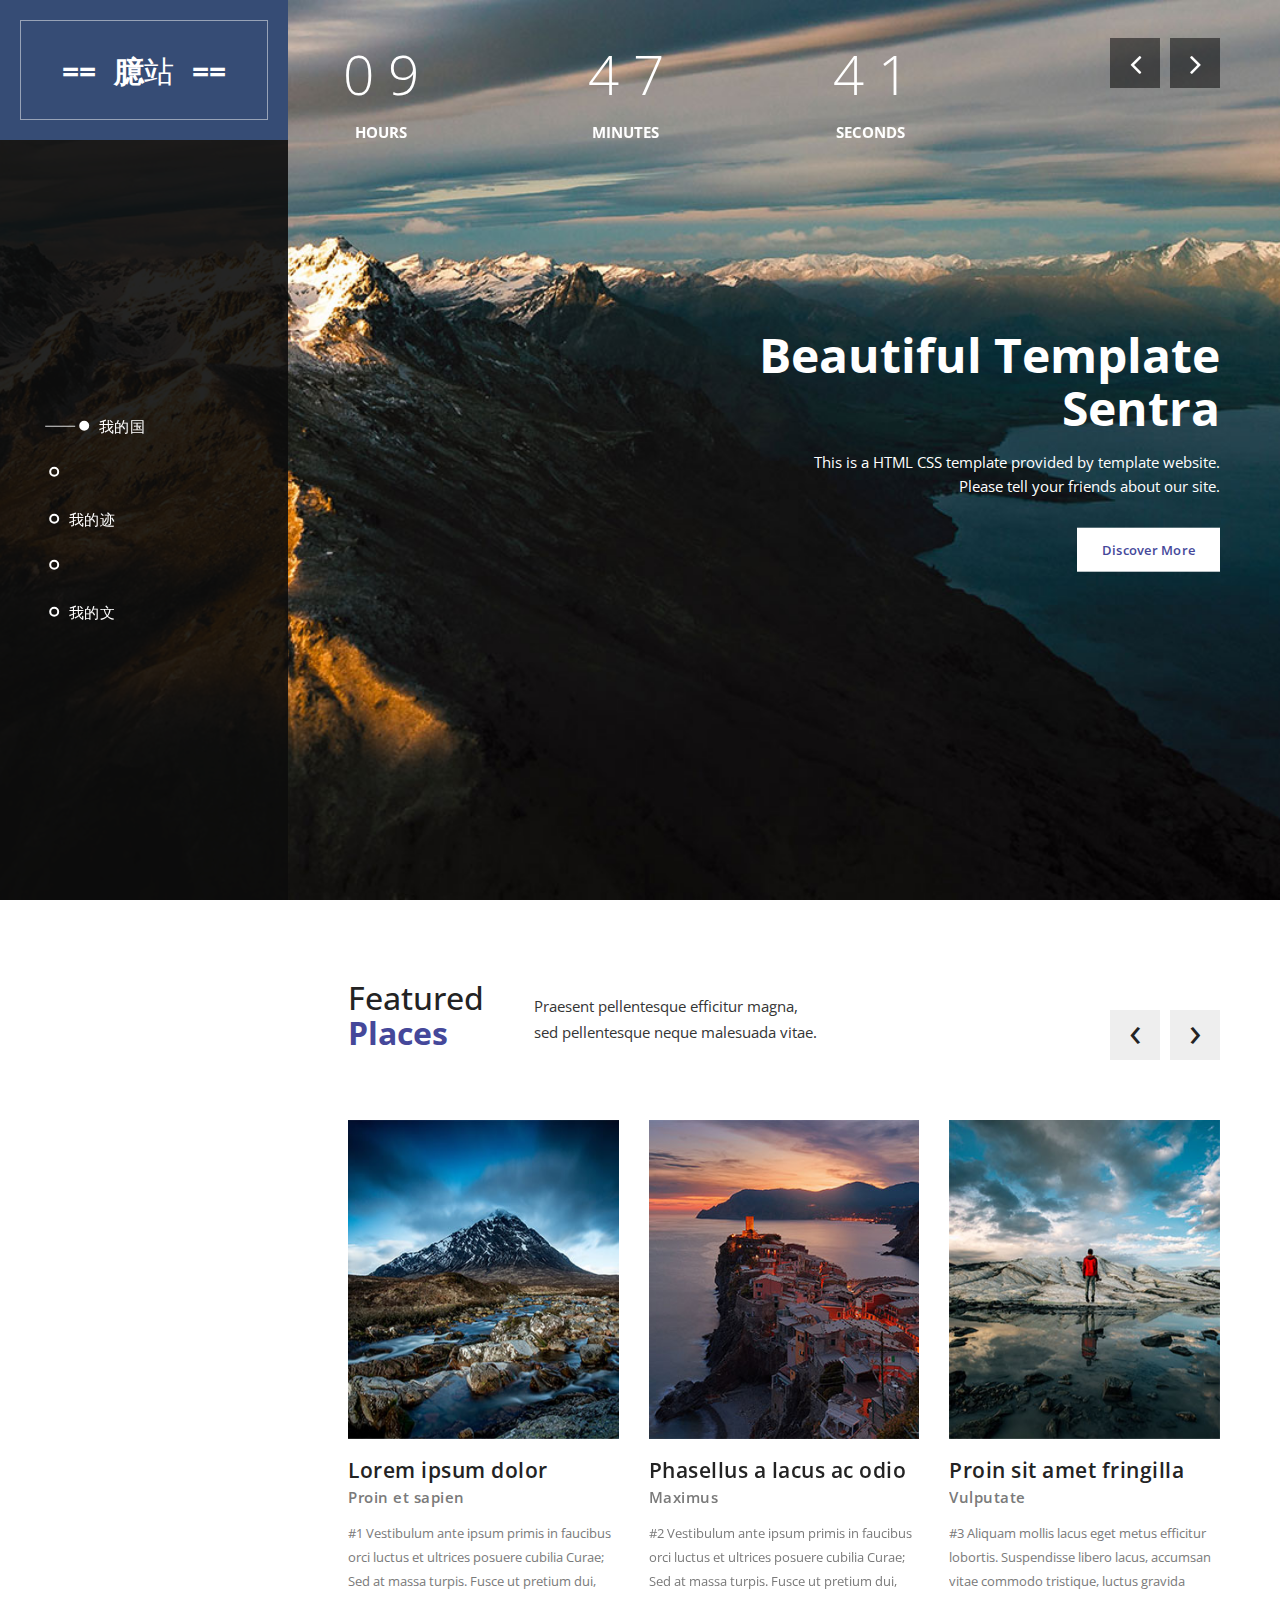
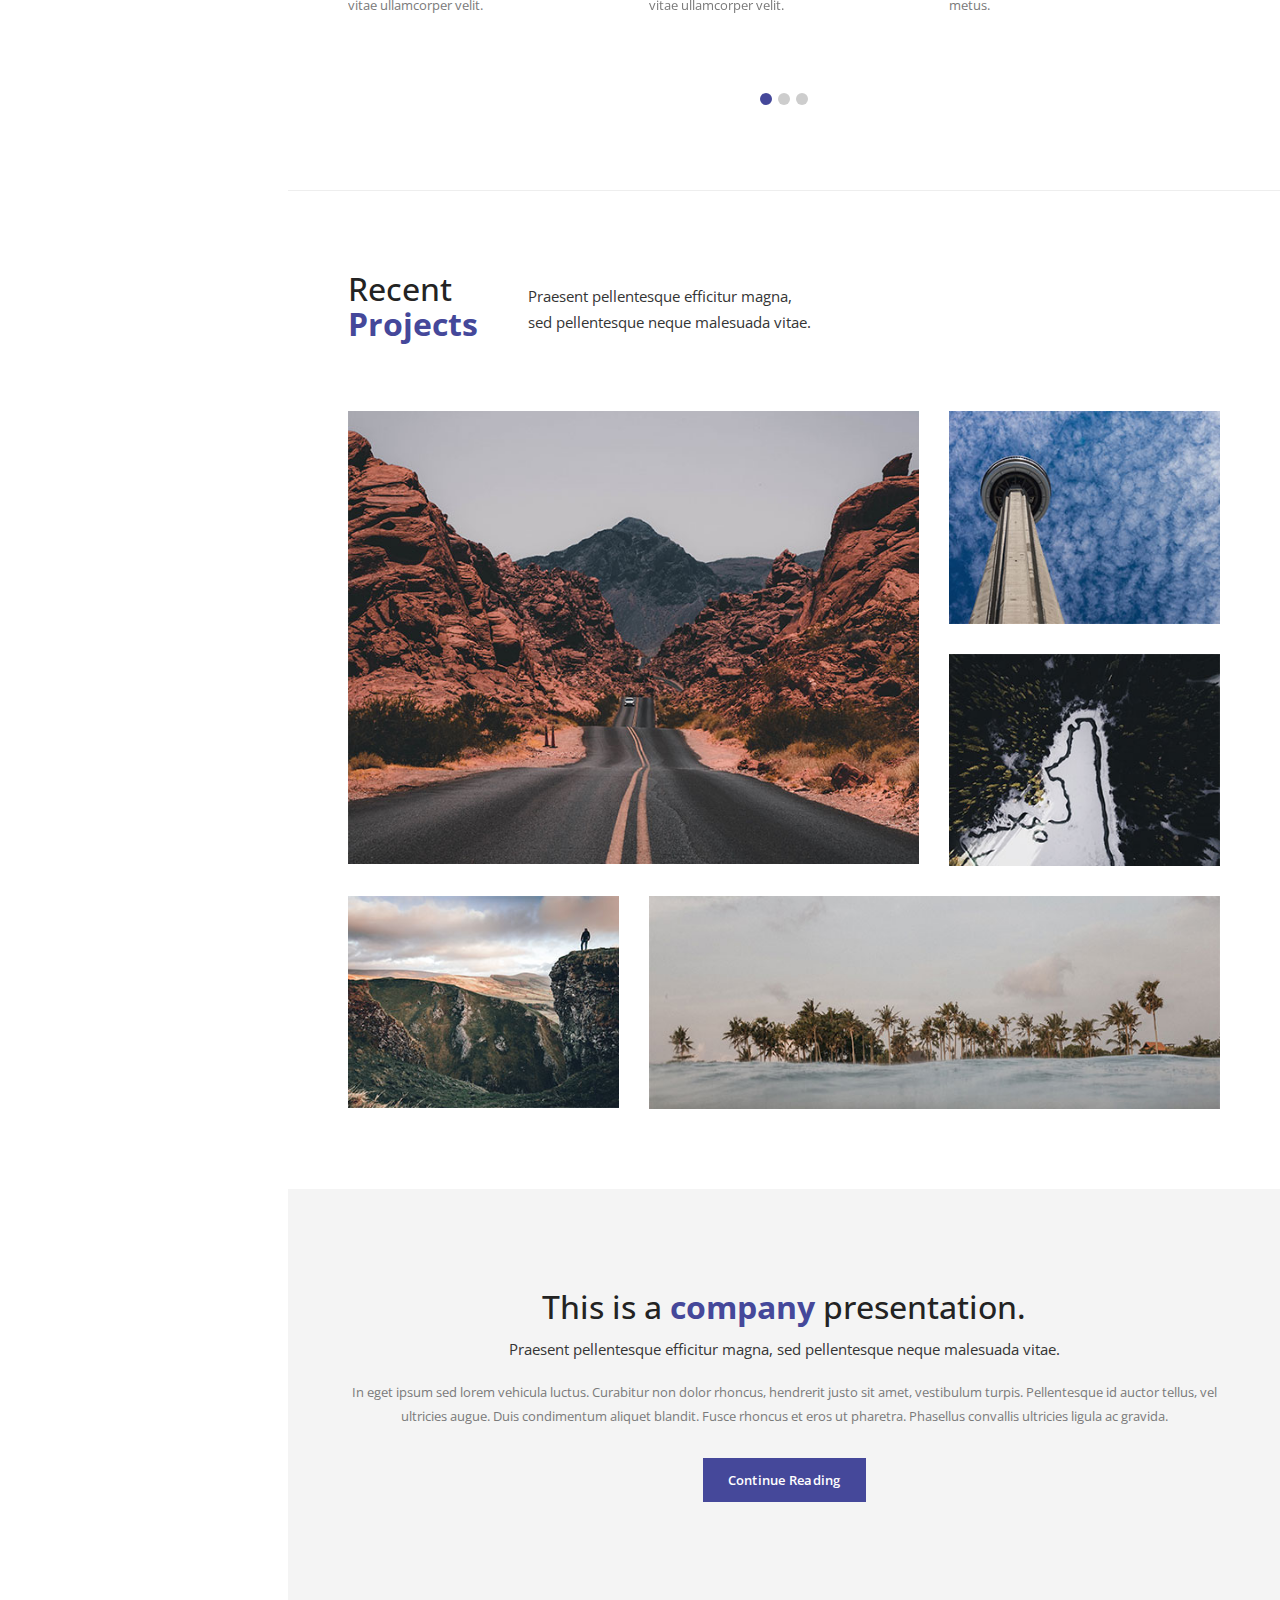
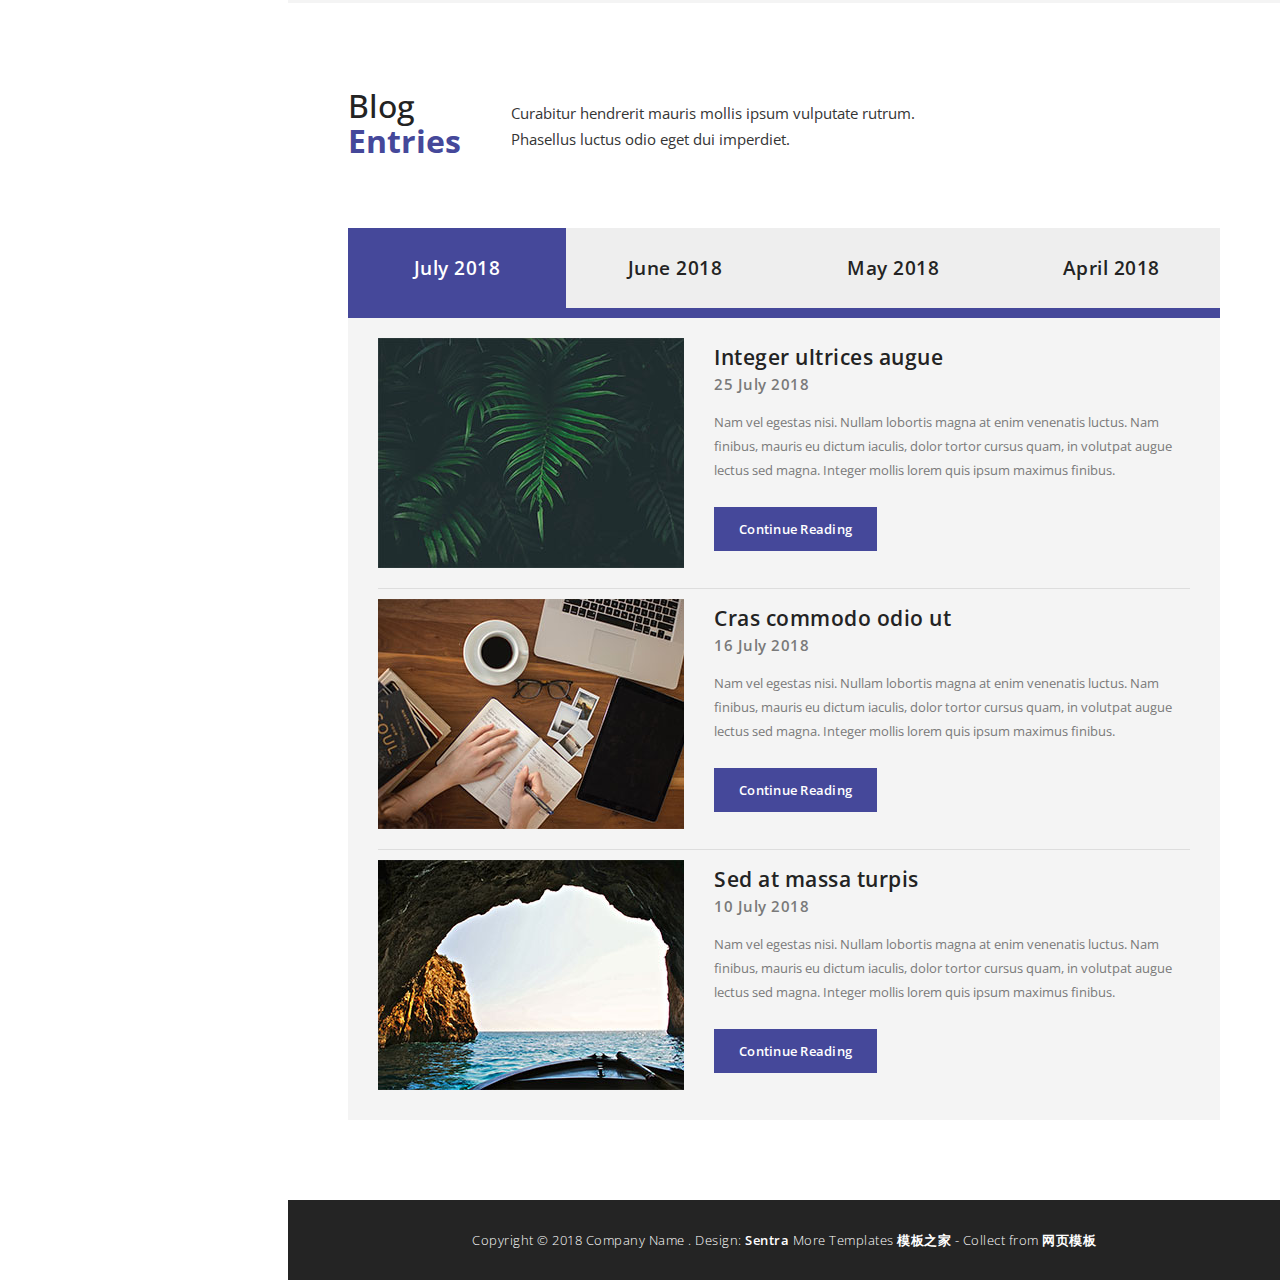
<file: view/src/main/resource/static/index.html>
<!DOCTYPE html>
<html>
<head>
    <meta charset="utf-8">
    <meta http-equiv="X-UA-Compatible" content="IE=edge,chrome=1">
    <title>臆站</title>
    <meta name="description" content="">
    <meta name="viewport" content="width=device-width, initial-scale=1">
    <link rel="apple-touch-icon" href="apple-touch-icon.png">

    <link rel="stylesheet" href="css/bootstrap.min.css">
    <link rel="stylesheet" href="css/bootstrap-theme.min.css">
    <link rel="stylesheet" href="css/fontAwesome.css">
    <link rel="stylesheet" href="css/light-box.css">
    <link rel="stylesheet" href="css/owl-carousel.css">
    <link rel="stylesheet" href="css/templatemo-style.css">
    <link rel="stylesheet" href="css/countDown.css">

    <link href="https://fonts.googleapis.com/css?family=Open+Sans:300,400,600,700,800" rel="stylesheet">

    <script src="js/vendor/modernizr-2.8.3-respond-1.4.2.min.js"></script>
</head>

<body>



<header class="nav-down responsive-nav hidden-lg hidden-md">
    <button type="button" id="nav-toggle" class="navbar-toggle" data-toggle="collapse" data-target="#main-nav">
        <span class="sr-only">Toggle navigation</span>
        <span class="icon-bar"></span>
        <span class="icon-bar"></span>
        <span class="icon-bar"></span>
    </button>
    <!--/.navbar-header-->
    <div id="main-nav" class="collapse navbar-collapse">
        <nav>
            <ul class="nav navbar-nav">
                <li><a href="#top">Home</a></li>
                <li><a href="#featured">Featured</a></li>
                <li><a href="#projects">Recent Projects</a></li>
                <li><a href="#video">Presentation</a></li>
                <li><a href="#blog">Blog Entries</a></li>
                <li><a href="#contact">Contact Us</a></li>
            </ul>
        </nav>
    </div>
</header>

<div class="sidebar-navigation hidde-sm hidden-xs">
    <div class="logo">
        <a href="#">==&nbsp&nbsp臆<em>站</em>&nbsp&nbsp==</a>
    </div>
    <nav>
        <ul>
            <li>
                <a href="#top">
                    <span class="rect"></span>
                    <span class="circle"></span>
                    我的国
                </a>
            </li>
            <li>
                <a href="#featured">
                    <span class="rect"></span>
                    <span class="circle"></span>

                </a>
            </li>
            <li>
                <a href="#projects">
                    <span class="rect"></span>
                    <span class="circle"></span>
                    我的迹
                </a>
            </li>
            <li>
                <a href="#video">
                    <span class="rect"></span>
                    <span class="circle"></span>

                </a>
            </li>
            <li>
                <a href="#blog">
                    <span class="rect"></span>
                    <span class="circle"></span>
                    我的文
                </a>
            </li>
            <!--<li>
                <a href="#contact">
                    <span class="rect"></span>
                    <span class="circle"></span>

                </a>
            </li>-->
        </ul>
    </nav>
    <!--<ul class="social-icons">
        <li><a href="#"><i class="fa fa-facebook"></i></a></li>
        <li><a href="#"><i class="fa fa-twitter"></i></a></li>
        <li><a href="#"><i class="fa fa-linkedin"></i></a></li>
        <li><a href="#"><i class="fa fa-rss"></i></a></li>
        <li><a href="#"><i class="fa fa-behance"></i></a></li>
    </ul>-->
</div>

<div class="slider">
    <div id="time_countdown" class="time-count-container">

        <div class="col-sm-3">
            <div class="time-box">
                <div class="time-box-inner dash days_dash animated" data-animation="rollIn" data-animation-delay="300">
								<span class="time-number">
									<span class="digit">0</span>
									<span class="digit">0</span>
									<span class="digit">0</span>
								</span>
                    <span class="time-name">Days</span>
                </div>
            </div>
        </div>

        <div class="col-sm-3">
            <div class="time-box">
                <div class="time-box-inner dash hours_dash animated" data-animation="rollIn" data-animation-delay="600">
								<span class="time-number">
									<span class="digit">0</span>
									<span class="digit">0</span>
								</span>
                    <span class="time-name">Hours</span>
                </div>
            </div>
        </div>

        <div class="col-sm-3">
            <div class="time-box">
                <div class="time-box-inner dash minutes_dash animated" data-animation="rollIn" data-animation-delay="900">
								<span class="time-number">
									<span class="digit">0</span>
									<span class="digit">0</span>
								</span>
                    <span class="time-name">Minutes</span>
                </div>
            </div>
        </div>

        <div class="col-sm-3">
            <div class="time-box">
                <div class="time-box-inner dash seconds_dash animated" data-animation="rollIn" data-animation-delay="1200">
								<span class="time-number">
									<span class="digit">0</span>
									<span class="digit">0</span>
								</span>
                    <span class="time-name">Seconds</span>
                </div>
            </div>
        </div>

    </div><!-- /.time-count-container -->
    <div class="Modern-Slider content-section" id="top">
        <!-- Item -->
        <div class="item item-1">
            <div class="img-fill">
                <div class="image"></div>
                <div class="info">
                    <div>
                        <h1>Beautiful Template<br>Sentra</h1>
                        <p>This is a HTML CSS template provided by
                            <a href="#" target="_blank">template</a> website.<br>
                            Please tell your friends about our site.</p>
                        <div class="white-button button">
                            <a href="#featured">Discover More</a>
                        </div>
                    </div>
                </div>
            </div>
        </div>
        <!-- // Item -->
        <!-- Item -->
        <div class="item item-2">
            <div class="img-fill">
                <div class="image"></div>
                <div class="info">
                    <div>
                        <h1>Lorem ipsum <br>dolor</h1>
                        <p>Phasellus luctus odio eget dui imperdiet, at pulvinar ante convallis.
                            <br>Proin sit amet fringilla erat.</p>

                        <div class="white-button button">
                            <a href="#featured">Discover More</a>
                        </div>
                    </div>
                </div>
            </div>
        </div>
        <!-- // Item -->
        <!-- Item -->
        <div class="item item-3">
            <div class="img-fill">
                <div class="image"></div>
                <div class="info">
                    <div>
                        <h1>Suspendisse suscipit<br>nulla sed</h1>
                        <p>Vestibulum ante ipsum primis in faucibus orci luctus et ultrices <br>posuere cubilia Curae; Sed at massa turpis.</p>

                        <div class="white-button button">
                            <a href="#featured">Discover More</a>
                        </div>
                    </div>
                </div>
            </div>
        </div>
        <!-- // Item -->
    </div>
</div>


<div class="page-content">
    <section id="featured" class="content-section">
        <div class="section-heading">
            <h1>Featured<br><em>Places</em></h1>
            <p>Praesent pellentesque efficitur magna,
                <br>sed pellentesque neque malesuada vitae.</p>
        </div>
        <div class="section-content">
            <div class="owl-carousel owl-theme">
                <div class="item">
                    <div class="image">
                        <img src="img/featured_1.jpg" alt="">
                        <div class="featured-button button">
                            <a href="#projects">Continue Reading</a>
                        </div>
                    </div>
                    <div class="text-content">
                        <h4>Lorem ipsum dolor</h4>
                        <span>Proin et sapien</span>
                        <p>#1 Vestibulum ante ipsum primis in faucibus orci luctus et ultrices posuere cubilia Curae; Sed at massa turpis. Fusce ut pretium dui, vitae ullamcorper velit.</p>
                    </div>
                </div>
                <div class="item">
                    <div class="image">
                        <img src="img/featured_2.jpg" alt="">
                        <div class="featured-button button">
                            <a href="#projects">Continue Reading</a>
                        </div>
                    </div>
                    <div class="text-content">
                        <h4>Phasellus a lacus ac odio</h4>
                        <span>Maximus</span>
                        <p>#2 Vestibulum ante ipsum primis in faucibus orci luctus et ultrices posuere cubilia Curae; Sed at massa turpis. Fusce ut pretium dui, vitae ullamcorper velit.</p>
                    </div>
                </div>
                <div class="item">
                    <div class="image">
                        <img src="img/featured_3.jpg" alt="">
                        <div class="featured-button button">
                            <a href="#projects">Continue Reading</a>
                        </div>
                    </div>
                    <div class="text-content">
                        <h4>Proin sit amet fringilla</h4>
                        <span>Vulputate</span>
                        <p>#3 Aliquam mollis lacus eget metus efficitur lobortis. Suspendisse libero lacus, accumsan vitae commodo tristique, luctus gravida metus.</p>
                    </div>
                </div>
                <div class="item">
                    <div class="image">
                        <img src="img/featured_2.jpg" alt="">
                        <div class="featured-button button">
                            <a href="#projects">Continue Reading</a>
                        </div>
                    </div>
                    <div class="text-content">
                        <h4>In volutpat augue lectus</h4>
                        <span>Elementum</span>
                        <p>#4 Aliquam mollis lacus eget metus efficitur lobortis. Suspendisse libero lacus, accumsan vitae commodo tristique, luctus gravida metus.</p>
                    </div>
                </div>
                <div class="item">
                    <div class="image">
                        <img src="img/featured_1.jpg" alt="">
                        <div class="featured-button button">
                            <a href="#projects">Continue Reading</a>
                        </div>
                    </div>
                    <div class="text-content">
                        <h4>Cras commodo odio</h4>
                        <span>Aliquam</span>
                        <p>#5 Mauris lacinia pretium libero, ut tincidunt lacus molestie ornare. Phasellus a facilisis erat. Praesent eleifend nibh mauris, quis sodales lorem convallis pulvinar.</p>
                    </div>
                </div>
                <div class="item">
                    <div class="image">
                        <img src="img/featured_3.jpg" alt="">
                        <div class="featured-button button">
                            <a href="#projects">Continue Reading</a>
                        </div>
                    </div>
                    <div class="text-content">
                        <h4>Sed at massa turpis</h4>
                        <span>Curabitur</span>
                        <p>#6 Vestibulum tincidunt ornare ligula vel molestie. Curabitur hendrerit mauris mollis ipsum vulputate rutrum. Phasellus luctus odio eget dui imperdiet.</p>
                    </div>
                </div>
                <div class="item">
                    <div class="image">
                        <img src="img/featured_2.jpg" alt="">
                        <div class="featured-button button">
                            <a href="#projects">Continue Reading</a>
                        </div>
                    </div>
                    <div class="text-content">
                        <h4>Aliquam mollis lacus</h4>
                        <span>Suspendisse</span>
                        <p>#7 Suspendisse suscipit nulla sed nisl fermentum, auctor suscipit nunc rhoncus. Proin faucibus metus diam, nec hendrerit purus pharetra in.</p>
                    </div>
                </div>
                <div class="item">
                    <div class="image">
                        <img src="img/featured_1.jpg" alt="">
                        <div class="featured-button button">
                            <a href="#projects">Continue Reading</a>
                        </div>
                    </div>
                    <div class="text-content">
                        <h4>Mauris lacinia pretium</h4>
                        <span>Vestibulum</span>
                        <p>#8 Suspendisse suscipit nulla sed nisl fermentum, auctor suscipit nunc rhoncus. Proin faucibus metus diam, nec hendrerit purus pharetra in.</p>
                    </div>
                </div>
                <div class="item">
                    <div class="image">
                        <img src="img/featured_3.jpg" alt="">
                        <div class="featured-button button">
                            <a href="#projects">Continue Reading</a>
                        </div>
                    </div>
                    <div class="text-content">
                        <h4>Proin sit amet fringilla erat</h4>
                        <span>Convallis</span>
                        <p>#9 Suspendisse suscipit nulla sed nisl fermentum, auctor suscipit nunc rhoncus. Proin faucibus metus diam, nec hendrerit purus pharetra in.</p>
                    </div>
                </div>
            </div>
        </div>
    </section>
    <section id="projects" class="content-section">
        <div class="section-heading">
            <h1>Recent<br><em>Projects</em></h1>
            <p>Praesent pellentesque efficitur magna,
                <br>sed pellentesque neque malesuada vitae.</p>
        </div>
        <div class="section-content">
            <div class="masonry">
                <div class="row">
                    <div class="item">
                        <div class="col-md-8">
                            <a href="img/portfolio_big_1.jpg" data-lightbox="image"><img src="img/portfolio_1.jpg" alt="image 1"></a>
                        </div>
                    </div>
                    <div class="item second-item">
                        <div class="col-md-4">
                            <a href="img/portfolio_big_2.jpg" data-lightbox="image"><img src="img/portfolio_2.jpg" alt="image 2"></a>
                        </div>
                    </div>
                    <div class="item">
                        <div class="col-md-4">
                            <a href="img/portfolio_big_3.jpg" data-lightbox="image"><img src="img/portfolio_3.jpg" alt="image 3"></a>
                        </div>
                    </div>
                    <div class="item">
                        <div class="col-md-4">
                            <a href="img/portfolio_big_4.jpg" data-lightbox="image"><img src="img/portfolio_4.jpg" alt="image 4"></a>
                        </div>
                    </div>
                    <div class="item">
                        <div class="col-md-8">
                            <a href="img/portfolio_big_5.jpg" data-lightbox="image"><img src="img/portfolio_5.jpg" alt="image 5"></a>
                        </div>
                    </div>
                </div>
            </div>
        </div>  <div class="tlinks">Collect from <a href="http://www.cssmoban.com/"  title="网站模板">网站模板</a></div>
    </section>
    <section id="video" class="content-section">
        <div class="row">
            <div class="col-md-12">
                <div class="section-heading">
                    <h1>This is a <em>company</em> presentation.</h1>
                    <p>Praesent pellentesque efficitur magna, sed pellentesque neque malesuada vitae.</p>
                </div>
                <div class="text-content">
                    <p>In eget ipsum sed lorem vehicula luctus. Curabitur non dolor rhoncus, hendrerit justo sit amet, vestibulum turpis. Pellentesque id auctor tellus, vel ultricies augue. Duis condimentum aliquet blandit. Fusce rhoncus et eros ut pharetra. Phasellus convallis ultricies ligula ac gravida.</p>
                </div>
                <div class="accent-button button">
                    <a href="#blog">Continue Reading</a>
                </div>
            </div>
            <div class="col-md-12">
                <!--<div class="box-video">
                    <div class="bg-video" style="background-image: url(https://unsplash.imgix.net/photo-1425036458755-dc303a604201?fit=crop&fm=jpg&q=75&w=1000);">
                        <div class="bt-play">Play</div>
                    </div>
                    <div class="video-container" style="height: 400px;">
                        video
                    </div>
                </div>-->
            </div>
        </div>
    </section>
    <section id="blog" class="content-section">
        <div class="section-heading">
            <h1>Blog<br><em>Entries</em></h1>
            <p>Curabitur hendrerit mauris mollis ipsum vulputate rutrum.
                <br>Phasellus luctus odio eget dui imperdiet.</p>
        </div>
        <div class="section-content">
            <div class="tabs-content">
                <div class="wrapper">
                    <ul class="tabs clearfix" data-tabgroup="first-tab-group">
                        <li><a href="#tab1" class="active">July 2018</a></li>
                        <li><a href="#tab2">June 2018</a></li>
                        <li><a href="#tab3">May 2018</a></li>
                        <li><a href="#tab4">April 2018</a></li>
                    </ul>
                    <section id="first-tab-group" class="tabgroup">
                        <div id="tab1">
                            <ul>
                                <li>
                                    <div class="item">
                                        <img src="img/blog_1.jpg" alt="">
                                        <div class="text-content">
                                            <h4>Integer ultrices augue</h4>
                                            <span>25 July 2018</span>
                                            <p>Nam vel egestas nisi. Nullam lobortis magna at enim venenatis luctus. Nam finibus, mauris eu dictum iaculis, dolor tortor cursus quam, in volutpat augue lectus sed magna. Integer mollis lorem quis ipsum maximus finibus.</p>

                                            <div class="accent-button button">
                                                <a href="#contact">Continue Reading</a>
                                            </div>
                                        </div>
                                    </div>
                                </li>
                                <li>
                                    <div class="item">
                                        <img src="img/blog_2.jpg" alt="">
                                        <div class="text-content">
                                            <h4>Cras commodo odio ut</h4>
                                            <span>16 July 2018</span>
                                            <p>Nam vel egestas nisi. Nullam lobortis magna at enim venenatis luctus. Nam finibus, mauris eu dictum iaculis, dolor tortor cursus quam, in volutpat augue lectus sed magna. Integer mollis lorem quis ipsum maximus finibus.</p>

                                            <div class="accent-button button">
                                                <a href="#contact">Continue Reading</a>
                                            </div>
                                        </div>
                                    </div>
                                </li>
                                <li>
                                    <div class="item">
                                        <img src="img/blog_3.jpg" alt="">
                                        <div class="text-content">
                                            <h4>Sed at massa turpis</h4>
                                            <span>10 July 2018</span>
                                            <p>Nam vel egestas nisi. Nullam lobortis magna at enim venenatis luctus. Nam finibus, mauris eu dictum iaculis, dolor tortor cursus quam, in volutpat augue lectus sed magna. Integer mollis lorem quis ipsum maximus finibus.</p>

                                            <div class="accent-button button">
                                                <a href="#contact">Continue Reading</a>
                                            </div>
                                        </div>
                                    </div>
                                </li>
                            </ul>
                        </div>
                        <div id="tab2">
                            <ul>
                                <li>
                                    <div class="item">
                                        <img src="img/blog_3.jpg" alt="">
                                        <div class="text-content">
                                            <h4>Sed at massa turpis</h4>
                                            <span>30 June 2018</span>
                                            <p>Nam vel egestas nisi. Nullam lobortis magna at enim venenatis luctus. Nam finibus, mauris eu dictum iaculis, dolor tortor cursus quam, in volutpat augue lectus sed magna. Integer mollis lorem quis ipsum maximus finibus.</p>

                                            <div class="accent-button button">
                                                <a href="#contact">Continue Reading</a>
                                            </div>
                                        </div>
                                    </div>
                                </li>
                                <li>
                                    <div class="item">
                                        <img src="img/blog_1.jpg" alt="">
                                        <div class="text-content">
                                            <h4>Lorem ipsum dolor sit</h4>
                                            <span>24 June 2018</span>
                                            <p>Nam vel egestas nisi. Nullam lobortis magna at enim venenatis luctus. Nam finibus, mauris eu dictum iaculis, dolor tortor cursus quam, in volutpat augue lectus sed magna. Integer mollis lorem quis ipsum maximus finibus.</p>

                                            <div class="accent-button button">
                                                <a href="#contact">Continue Reading</a>
                                            </div>
                                        </div>
                                    </div>
                                </li>
                                <li>
                                    <div class="item">
                                        <img src="img/blog_2.jpg" alt="">
                                        <div class="text-content">
                                            <h4>Cras commodo odio ut</h4>
                                            <span>12 June 2018</span>
                                            <p>Nam vel egestas nisi. Nullam lobortis magna at enim venenatis luctus. Nam finibus, mauris eu dictum iaculis, dolor tortor cursus quam, in volutpat augue lectus sed magna. Integer mollis lorem quis ipsum maximus finibus.</p>

                                            <div class="accent-button button">
                                                <a href="#contact">Continue Reading</a>
                                            </div>
                                        </div>
                                    </div>
                                </li>
                            </ul>
                        </div>
                        <div id="tab3">
                            <ul>
                                <li>
                                    <div class="item">
                                        <img src="img/blog_2.jpg" alt="">
                                        <div class="text-content">
                                            <h4>Cras commodo odio ut</h4>
                                            <span>26 May 2018</span>
                                            <p>Nam vel egestas nisi. Nullam lobortis magna at enim venenatis luctus. Nam finibus, mauris eu dictum iaculis, dolor tortor cursus quam, in volutpat augue lectus sed magna. Integer mollis lorem quis ipsum maximus finibus.</p>

                                            <div class="accent-button button">
                                                <a href="#contact">Continue Reading</a>
                                            </div>
                                        </div>
                                    </div>
                                </li>
                                <li>
                                    <div class="item">
                                        <img src="img/blog_1.jpg" alt="">
                                        <div class="text-content">
                                            <h4>Lorem ipsum dolor sit</h4>
                                            <span>22 May 2018</span>
                                            <p>Nam vel egestas nisi. Nullam lobortis magna at enim venenatis luctus. Nam finibus, mauris eu dictum iaculis, dolor tortor cursus quam, in volutpat augue lectus sed magna. Integer mollis lorem quis ipsum maximus finibus.</p>

                                            <div class="accent-button button">
                                                <a href="#contact">Continue Reading</a>
                                            </div>
                                        </div>
                                    </div>
                                </li>
                                <li>
                                    <div class="item">
                                        <img src="img/blog_3.jpg" alt="">
                                        <div class="text-content">
                                            <h4>Integer ultrices augue</h4>
                                            <span>8 May 2018</span>
                                            <p>Nam vel egestas nisi. Nullam lobortis magna at enim venenatis luctus. Nam finibus, mauris eu dictum iaculis, dolor tortor cursus quam, in volutpat augue lectus sed magna. Integer mollis lorem quis ipsum maximus finibus.</p>

                                            <div class="accent-button button">
                                                <a href="#contact">Continue Reading</a>
                                            </div>
                                        </div>
                                    </div>
                                </li>
                            </ul>
                        </div>
                        <div id="tab4">
                            <ul>
                                <li>
                                    <div class="item">
                                        <img src="img/blog_1.jpg" alt="">
                                        <div class="text-content">
                                            <h4>Lorem ipsum dolor sit</h4>
                                            <span>26 April 2018</span>
                                            <p>Nam vel egestas nisi. Nullam lobortis magna at enim venenatis luctus. Nam finibus, mauris eu dictum iaculis, dolor tortor cursus quam, in volutpat augue lectus sed magna. Integer mollis lorem quis ipsum maximus finibus.</p>

                                            <div class="accent-button button">
                                                <a href="#contact">Continue Reading</a>
                                            </div>
                                        </div>
                                    </div>
                                </li>
                                <li>
                                    <div class="item">
                                        <img src="img/blog_3.jpg" alt="">
                                        <div class="text-content">
                                            <h4>Integer ultrices augue eu</h4>
                                            <span>24 April 2018</span>
                                            <p>Nam vel egestas nisi. Nullam lobortis magna at enim venenatis luctus. Nam finibus, mauris eu dictum iaculis, dolor tortor cursus quam, in volutpat augue lectus sed magna. Integer mollis lorem quis ipsum maximus finibus.</p>

                                            <div class="accent-button button">
                                                <a href="#contact">Continue Reading</a>
                                            </div>
                                        </div>
                                    </div>
                                </li>
                                <li>
                                    <div class="item">
                                        <img src="img/blog_2.jpg" alt="">
                                        <div class="text-content">
                                            <h4>Cras commodo odio ut</h4>
                                            <span>20 April 2018</span>
                                            <p>Nam vel egestas nisi. Nullam lobortis magna at enim venenatis luctus. Nam finibus, mauris eu dictum iaculis, dolor tortor cursus quam, in volutpat augue lectus sed magna. Integer mollis lorem quis ipsum maximus finibus.</p>

                                            <div class="accent-button button">
                                                <a href="#contact">Continue Reading</a>
                                            </div>
                                        </div>
                                    </div>
                                </li>
                            </ul>
                        </div>
                    </section>
                </div>
            </div>
        </div>
    </section>
    <!--<section id="contact" class="content-section">
        <div id="map">

            &lt;!&ndash; How to change your own map point
                   1. Go to Google Maps
                   2. Click on your location point
                   3. Click "Share" and choose "Embed map" tab
                   4. Copy only URL and paste it within the src="" field below
            &ndash;&gt;
            map
        </div>
        <div id="contact-content">
            <div class="section-heading">
                <h1>Contact<br><em>Sentra</em></h1>
                <p>Curabitur hendrerit mauris mollis ipsum vulputate rutrum.
                    <br>Phasellus luctus odio eget dui imperdiet.</p>

            </div>
            <div class="section-content">
                <form id="contact" action="#" method="post">
                    <div class="row">
                        <div class="col-md-4">
                            <fieldset>
                                <input name="name" type="text" class="form-control" id="name" placeholder="Your name..." required="">
                            </fieldset>
                        </div>
                        <div class="col-md-4">
                            <fieldset>
                                <input name="email" type="email" class="form-control" id="email" placeholder="Your email..." required="">
                            </fieldset>
                        </div>
                        <div class="col-md-4">
                            <fieldset>
                                <input name="subject" type="text" class="form-control" id="subject" placeholder="Subject..." required="">
                            </fieldset>
                        </div>
                        <div class="col-md-12">
                            <fieldset>
                                <textarea name="message" rows="6" class="form-control" id="message" placeholder="Your message..." required></textarea>
                            </fieldset>
                        </div>
                        <div class="col-md-12">
                            <fieldset>
                                <button type="submit" id="form-submit" class="btn">Send Message Now</button>
                            </fieldset>
                        </div>
                    </div>
                </form>
            </div>
        </div>
    </section>-->
    <section class="footer">
        <p>Copyright &copy; 2018 Company Name . Design: <a href="" target="_blank">Sentra</a> More Templates <a href="http://www.cssmoban.com/" target="_blank" title="模板之家">模板之家</a> - Collect from <a href="http://www.cssmoban.com/" title="网页模板" target="_blank">网页模板</a></p>
    </section>
</div>



<script src="js/vendor/jquery-2.1.0.min.js"></script>
<script>window.jQuery || document.write('<script src="js/vendor/jquery-2.1.0.min.js"><\/script>')</script>

<script src="js/vendor/bootstrap.min.js"></script>

<script src="js/plugins.js"></script>
<script src="js/main.js"></script>

<script>
    // Hide Header on on scroll down
    var didScroll;
    var lastScrollTop = 0;
    var delta = 5;
    var navbarHeight = $('header').outerHeight();

    $(window).scroll(function(event){
        didScroll = true;
    });

    setInterval(function() {
        if (didScroll) {
            hasScrolled();
            didScroll = false;
        }
    }, 250);

    function hasScrolled() {
        var st = $(this).scrollTop();

        // Make sure they scroll more than delta
        if(Math.abs(lastScrollTop - st) <= delta)
            return;

        // If they scrolled down and are past the navbar, add class .nav-up.
        // This is necessary so you never see what is "behind" the navbar.
        if (st > lastScrollTop && st > navbarHeight){
            // Scroll Down
            $('header').removeClass('nav-down').addClass('nav-up');
        } else {
            // Scroll Up
            if(st + $(window).height() < $(document).height()) {
                $('header').removeClass('nav-up').addClass('nav-down');
            }
        }

        lastScrollTop = st;
    }
</script>

<script src="js/vendor/jquery-2.1.0.min.js" type="text/javascript"></script>
<script type="text/javascript" src="js/countDown/modernizr-2.8.0.min.js"></script>
<script type="text/javascript" src="js/countDown/plugins.js"></script>
<script type="text/javascript" src="js/functions.js"></script>

</body>
</html>
</file>
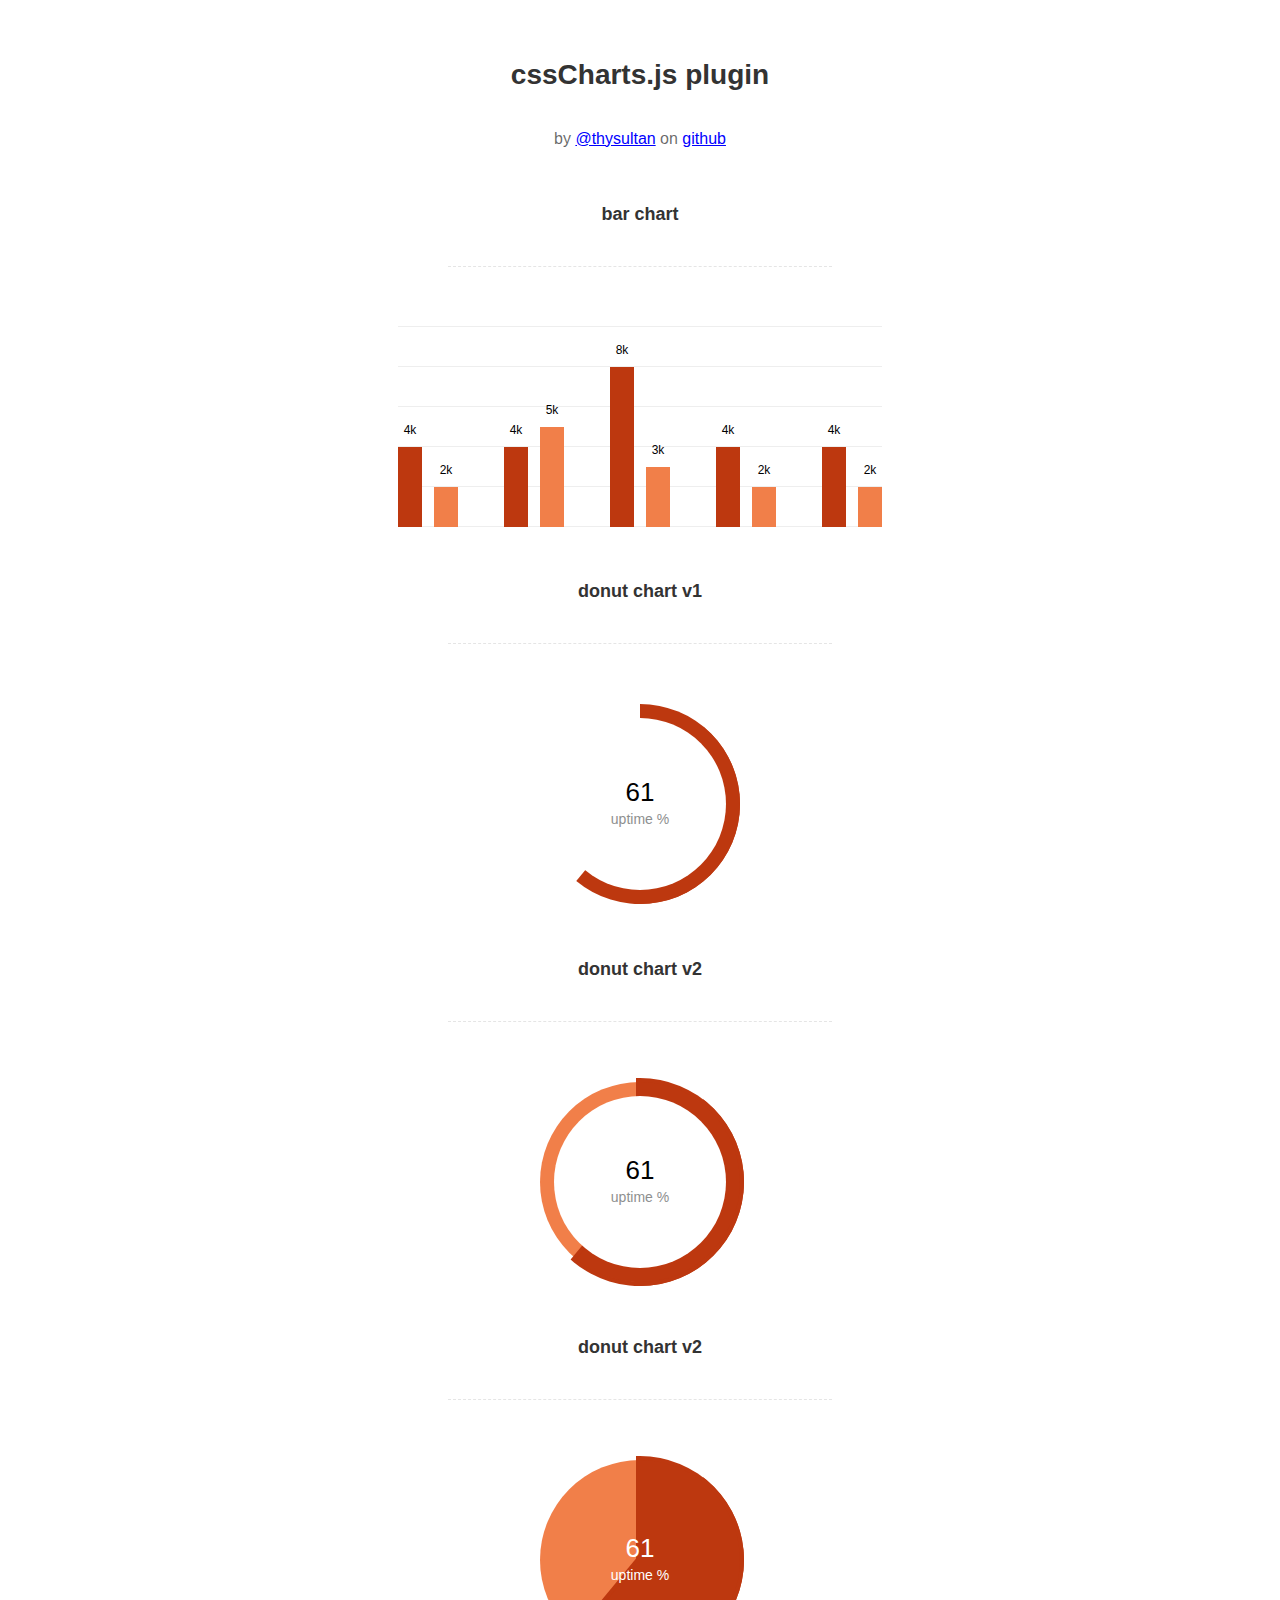
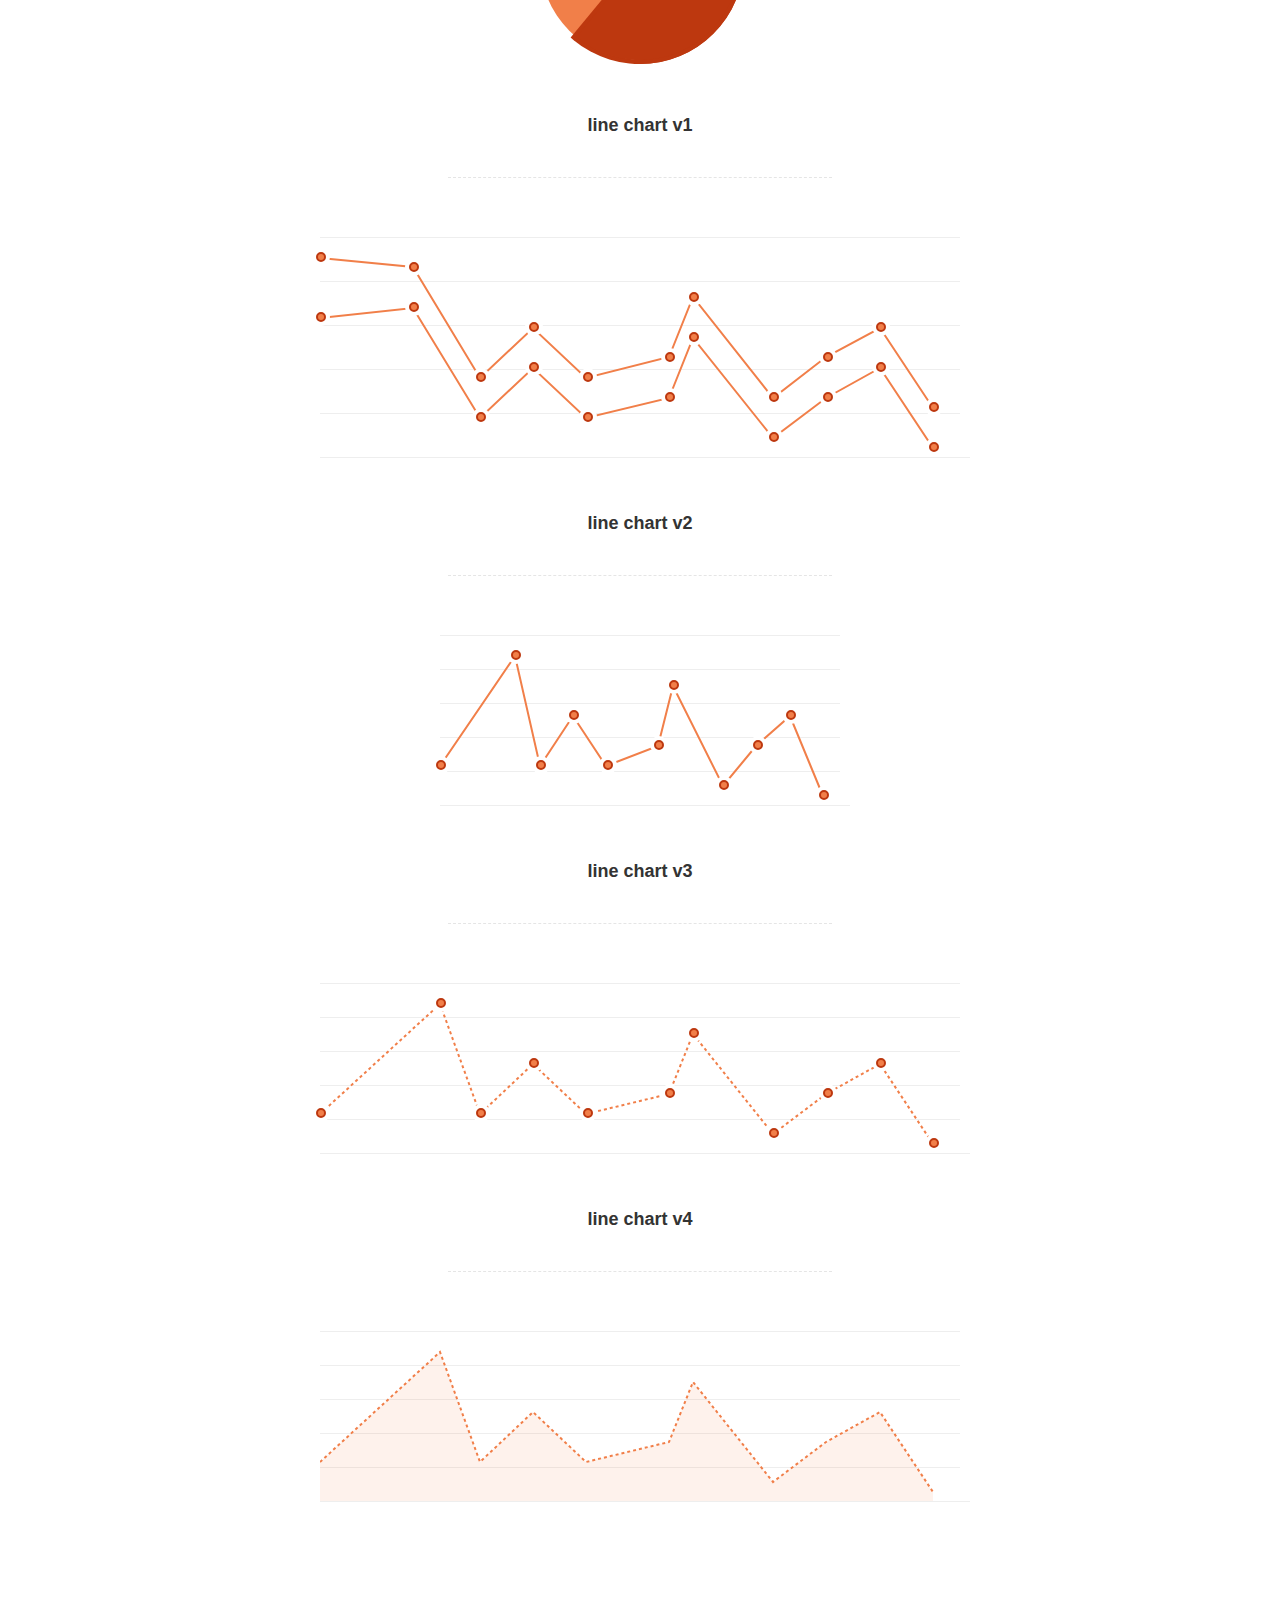
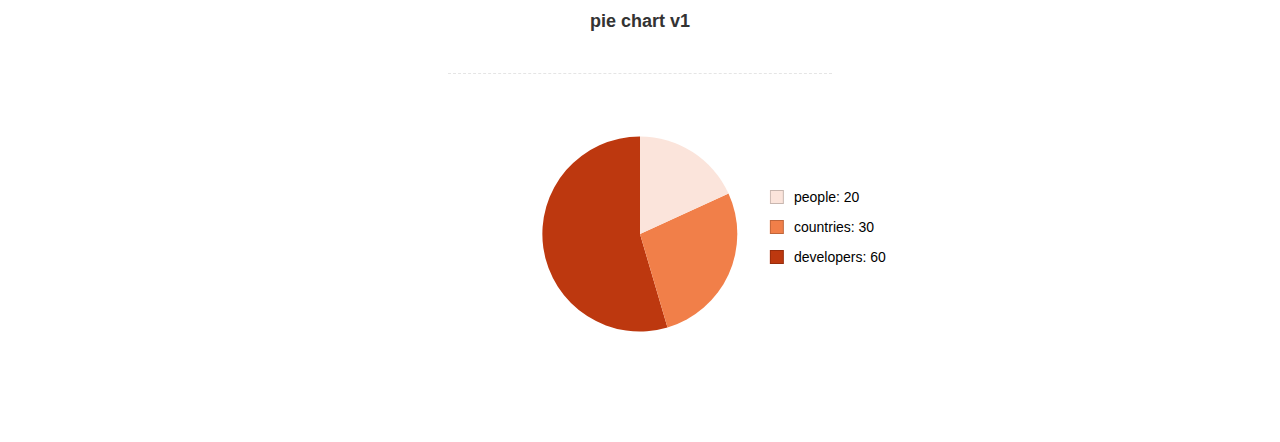
<file: view/src/main/resource/static/assets/js/Lightweight-Chart/index.html>
<!doctype html>
<html>
    <head>
        <meta charset="utf-8">
        <meta name="description" content="A jquery plugin to create simple donut, bar or line charts with dom nodes, style with css.">
        <meta name="viewport" content="width=device-width, initial-scale=1">
        <title>cssCharts.js - jquery css charts</title>
        <script src="https://ajax.googleapis.com/ajax/libs/jquery/2.1.3/jquery.min.js"></script>

        <link rel="stylesheet" href="cssCharts.css">
        <script src="jquery.chart.js"></script>

        <style>
          /* page specific styles*/
          h1{text-align:center;font-family:sans-serif;font-size:28px;color:#333;padding:40px 0 0 0;}
          h2{text-align:center;font-family:sans-serif;font-size:18px;color:#333;padding:40px 0 0 0;}
          hr{width:60%;height:1px;background:none;border:none;border-bottom:1px dashed rgba(0,0,0,0.1);outline:none;margin:40px auto 60px auto;}

          .desc p{text-align:center;font-size:16px;color:rgba(0,0,0,0.6);padding:20px 0 0 0;font-family:sans-serif;}
          .desc a{color:blue;}
          .wrap{margin:0 auto;width:640px;padding-bottom:100px;}
          #line{width:400px;}
          /* page specific styles*/
        </style>
    </head>
    <body>
      <div class="wrap">

        <div class="desc">
          <h1>cssCharts.js plugin</h1><p>by
          <a href="http://twitter.com/thysultan">@thysultan</a> on
          <a href="https://github.com/sultantarimo/cssCharts.js">github</a>
        </p>
        </div>

        <h2>bar chart</h2>
        <hr>

        <div class="chart">
            <ul class="bar-chart" data-bars="[4,2],[4,5],[8,3],[4,2],[4,2]" data-max="10" data-unit="k" data-width="24"></ul>
        </div>
        <!-- data max is the 100% point of the graph -->
        <!-- set data-grid to 0 for no grid -->
        <!-- data-width is the individual bars width -->

        <h2>donut chart v1</h2>
        <hr>

        <div class="chart">
          <div class="donut-chart" data-percent="0.61" data-title="uptime %"></div>
        </div>

        <h2>donut chart v2</h2>
        <hr>

        <div class="chart">
          <div class="donut-chart fill" data-percent="0.61" data-title="uptime %"></div>
        </div>

        <h2>donut chart v2</h2>
        <hr>

        <div class="chart">
          <div class="donut-chart pie-chart fill" data-percent="0.61" data-title="uptime %"></div>
        </div>
        <!-- pie-chart class for pie chart -->
        <!-- fill class for default donut fill enabled-->

        <h2>line chart v1</h2>
        <hr>

        <div class="chart">
          <ul data-cord="[[0,70,120,160,200,262,280,340,380,420,460],[140,150,40,90,40,60,120,20,60,90,10]],[[0,70,120,160,200,262,280,340,380,420,460],[200,190,80,130,80,100,160,60,100,130,50]]"  class="line-chart"></ul>
        </div>
        <!-- multiple graphs [[x cords],[y cords]] [[x cords],[y cords]] -->

        <h2>line chart v2</h2>
        <hr>

        <div class="chart" id="line">
          <ul data-cord="[0,90,120,160,200,262,280,340,380,420,460],[40,150,40,90,40,60,120,20,60,90,10]" class="line-chart"></ul>
        </div>

        <h2>line chart v3</h2>
        <hr>

        <div class="chart dotted">
          <ul data-cord="[0,90,120,160,200,262,280,340,380,420,460],[40,150,40,90,40,60,120,20,60,90,10]" class="line-chart"></ul>
        </div>

        <h2>line chart v4</h2>
        <hr>

        <div class="chart dotted">
          <ul data-cord="[0,90,120,160,200,262,280,340,380,420,460],[40,150,40,90,40,60,120,20,60,90,10]" data-fill="1" class="line-chart no-points"></ul>
        </div>
        <!-- single graph [x cords],[y cords] -->


        <br><br><br>
        <h2>pie chart v1</h2>
        <hr>

        <div class="chart">
          <div class="pie-thychart" data-set='[["people", 20], ["countries",30], ["developers",60]]' data-colors="#FBE4DB,#F17F49,#BD380F"></div>
        </div>

      </div>

      <script>
        $(function() {
            $('.bar-chart').cssCharts({type:"bar"});
            $('.donut-chart').cssCharts({type:"donut"}).trigger('show-donut-chart');
            $('.line-chart').cssCharts({type:"line"});

            $('.pie-thychart').cssCharts({type:"pie"});
        });
      </script>
    </body>
</html>
</file>
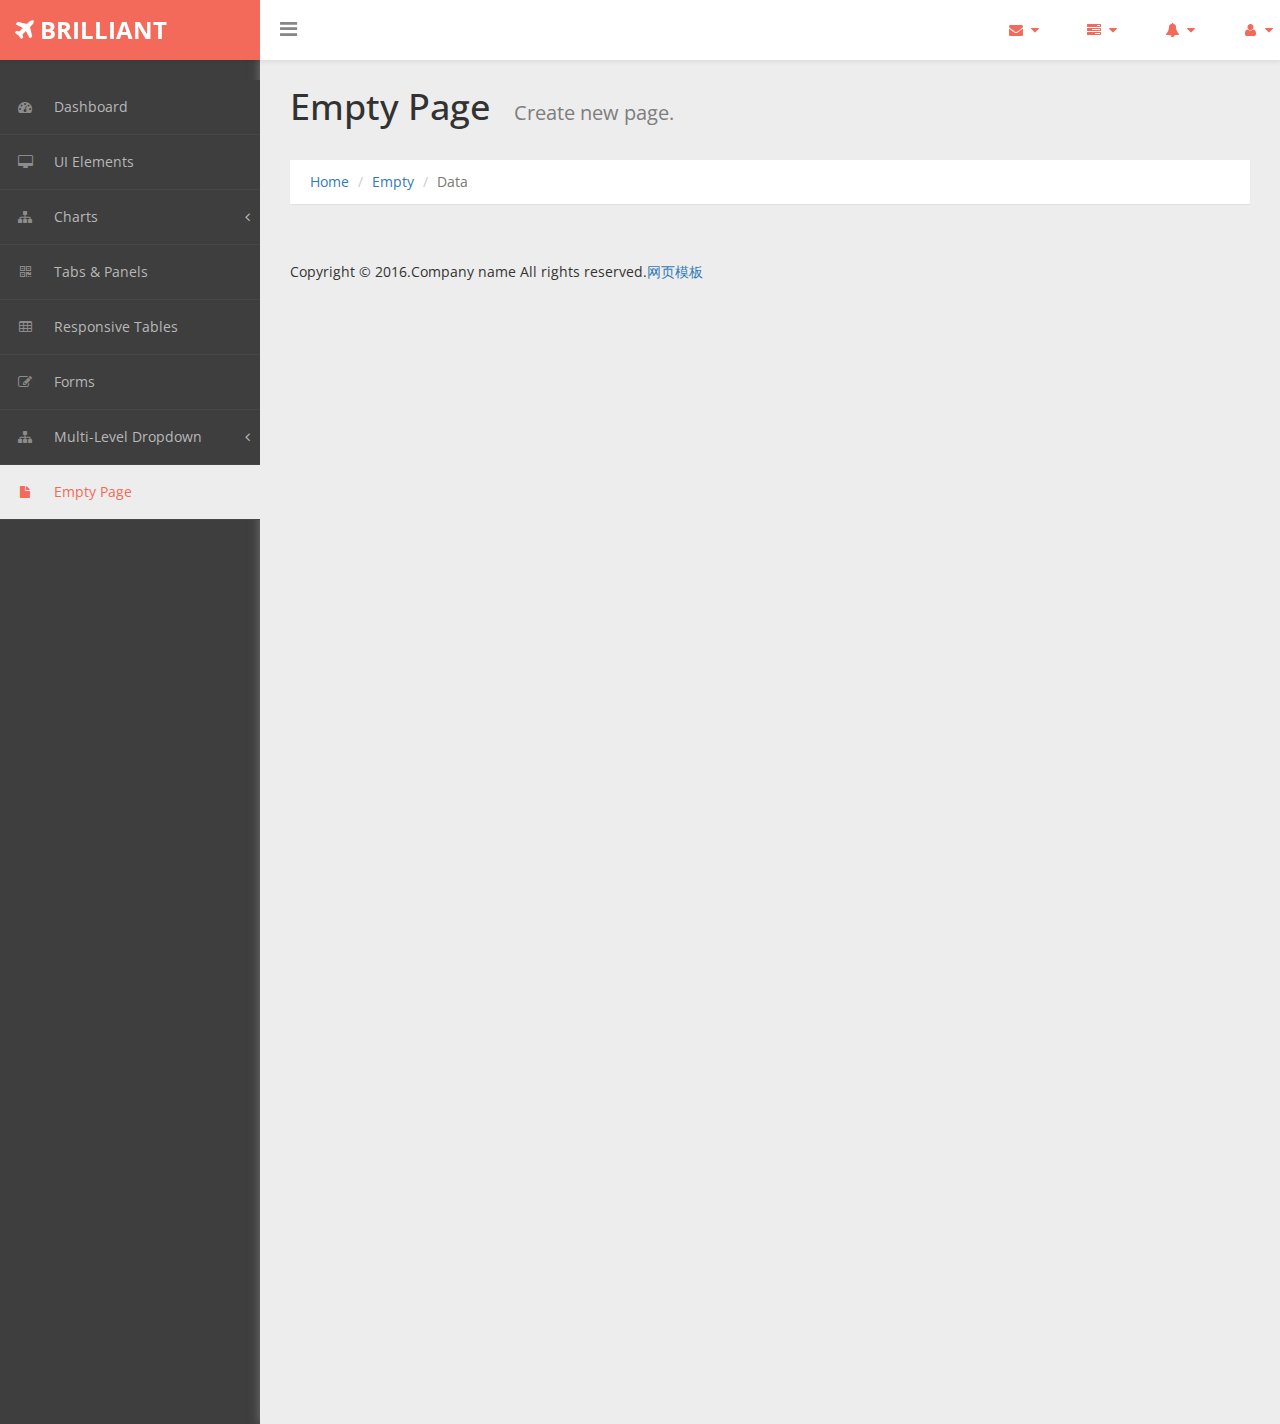
<file: view/src/main/resource/static/backstageSystem/empty.html>
﻿<!DOCTYPE html>
<html xmlns="http://www.w3.org/1999/xhtml">
<head>
    <meta charset="utf-8" />
    <meta name="viewport" content="width=device-width, initial-scale=1.0" />
	<meta content="" name="description" />
    <meta content="webthemez" name="author" />
    <title>Bootstrap HTML5 Admin Template</title>
	<!-- Bootstrap Styles-->
    <link href="../assets/css/bootstrap.css" rel="stylesheet" />
     <!-- FontAwesome Styles-->
    <link href="../assets/css/font-awesome.css" rel="stylesheet" />
        <!-- Custom Styles-->
    <link href="../assets/css/custom-styles.css" rel="stylesheet" />
     <!-- Google Fonts-->
   <link href='https://fonts.googleapis.com/css?family=Open+Sans' rel='stylesheet' type='text/css' />
</head>
<body>
    <div id="wrapper">
        <nav class="navbar navbar-default top-navbar" role="navigation">
            <div class="navbar-header">
                <button type="button" class="navbar-toggle" data-toggle="collapse" data-target=".sidebar-collapse">
                    <span class="sr-only">Toggle navigation</span>
                    <span class="icon-bar"></span>
                    <span class="icon-bar"></span>
                    <span class="icon-bar"></span>
                </button>
                <a class="navbar-brand" href="index.html"><strong><i class="icon fa fa-plane"></i> BRILLIANT</strong></a>
				<div id="sideNav" href="">
		<i class="fa fa-bars icon"></i> 
		</div>
            </div>

            <ul class="nav navbar-top-links navbar-right">
                <li class="dropdown">
                    <a class="dropdown-toggle" data-toggle="dropdown" href="#" aria-expanded="false">
                        <i class="fa fa-envelope fa-fw"></i> <i class="fa fa-caret-down"></i>
                    </a>
                    <ul class="dropdown-menu dropdown-messages">
                        <li>
                            <a href="#">
                                <div>
                                    <strong>John Doe</strong>
                                    <span class="pull-right text-muted">
                                        <em>Today</em>
                                    </span>
                                </div>
                                <div>Lorem Ipsum has been the industry's standard dummy text ever since the 1500s...</div>
                            </a>
                        </li>
                        <li class="divider"></li>
                        <li>
                            <a href="#">
                                <div>
                                    <strong>John Smith</strong>
                                    <span class="pull-right text-muted">
                                        <em>Yesterday</em>
                                    </span>
                                </div>
                                <div>Lorem Ipsum has been the industry's standard dummy text ever since an kwilnw...</div>
                            </a>
                        </li>
                        <li class="divider"></li>
                        <li>
                            <a href="#">
                                <div>
                                    <strong>John Smith</strong>
                                    <span class="pull-right text-muted">
                                        <em>Yesterday</em>
                                    </span>
                                </div>
                                <div>Lorem Ipsum has been the industry's standard dummy text ever since the...</div>
                            </a>
                        </li>
                        <li class="divider"></li>
                        <li>
                            <a class="text-center" href="#">
                                <strong>Read All Messages</strong>
                                <i class="fa fa-angle-right"></i>
                            </a>
                        </li>
                    </ul>
                    <!-- /.dropdown-messages -->
                </li>
                <!-- /.dropdown -->
                <li class="dropdown">
                    <a class="dropdown-toggle" data-toggle="dropdown" href="#" aria-expanded="false">
                        <i class="fa fa-tasks fa-fw"></i> <i class="fa fa-caret-down"></i>
                    </a>
                    <ul class="dropdown-menu dropdown-tasks">
                        <li>
                            <a href="#">
                                <div>
                                    <p>
                                        <strong>Task 1</strong>
                                        <span class="pull-right text-muted">60% Complete</span>
                                    </p>
                                    <div class="progress progress-striped active">
                                        <div class="progress-bar progress-bar-success" role="progressbar" aria-valuenow="60" aria-valuemin="0" aria-valuemax="100" style="width: 60%">
                                            <span class="sr-only">60% Complete (success)</span>
                                        </div>
                                    </div>
                                </div>
                            </a>
                        </li>
                        <li class="divider"></li>
                        <li>
                            <a href="#">
                                <div>
                                    <p>
                                        <strong>Task 2</strong>
                                        <span class="pull-right text-muted">28% Complete</span>
                                    </p>
                                    <div class="progress progress-striped active">
                                        <div class="progress-bar progress-bar-info" role="progressbar" aria-valuenow="28" aria-valuemin="0" aria-valuemax="100" style="width: 28%">
                                            <span class="sr-only">28% Complete</span>
                                        </div>
                                    </div>
                                </div>
                            </a>
                        </li>
                        <li class="divider"></li>
                        <li>
                            <a href="#">
                                <div>
                                    <p>
                                        <strong>Task 3</strong>
                                        <span class="pull-right text-muted">60% Complete</span>
                                    </p>
                                    <div class="progress progress-striped active">
                                        <div class="progress-bar progress-bar-warning" role="progressbar" aria-valuenow="60" aria-valuemin="0" aria-valuemax="100" style="width: 60%">
                                            <span class="sr-only">60% Complete (warning)</span>
                                        </div>
                                    </div>
                                </div>
                            </a>
                        </li>
                        <li class="divider"></li>
                        <li>
                            <a href="#">
                                <div>
                                    <p>
                                        <strong>Task 4</strong>
                                        <span class="pull-right text-muted">85% Complete</span>
                                    </p>
                                    <div class="progress progress-striped active">
                                        <div class="progress-bar progress-bar-danger" role="progressbar" aria-valuenow="85" aria-valuemin="0" aria-valuemax="100" style="width: 85%">
                                            <span class="sr-only">85% Complete (danger)</span>
                                        </div>
                                    </div>
                                </div>
                            </a>
                        </li>
                        <li class="divider"></li>
                        <li>
                            <a class="text-center" href="#">
                                <strong>See All Tasks</strong>
                                <i class="fa fa-angle-right"></i>
                            </a>
                        </li>
                    </ul>
                    <!-- /.dropdown-tasks -->
                </li>
                <!-- /.dropdown -->
                <li class="dropdown">
                    <a class="dropdown-toggle" data-toggle="dropdown" href="#" aria-expanded="false">
                        <i class="fa fa-bell fa-fw"></i> <i class="fa fa-caret-down"></i>
                    </a>
                    <ul class="dropdown-menu dropdown-alerts">
                        <li>
                            <a href="#">
                                <div>
                                    <i class="fa fa-comment fa-fw"></i> New Comment
                                    <span class="pull-right text-muted small">4 min</span>
                                </div>
                            </a>
                        </li>
                        <li class="divider"></li>
                        <li>
                            <a href="#">
                                <div>
                                    <i class="fa fa-twitter fa-fw"></i> 3 New Followers
                                    <span class="pull-right text-muted small">12 min</span>
                                </div>
                            </a>
                        </li>
                        <li class="divider"></li>
                        <li>
                            <a href="#">
                                <div>
                                    <i class="fa fa-envelope fa-fw"></i> Message Sent
                                    <span class="pull-right text-muted small">4 min</span>
                                </div>
                            </a>
                        </li>
                        <li class="divider"></li>
                        <li>
                            <a href="#">
                                <div>
                                    <i class="fa fa-tasks fa-fw"></i> New Task
                                    <span class="pull-right text-muted small">4 min</span>
                                </div>
                            </a>
                        </li>
                        <li class="divider"></li>
                        <li>
                            <a href="#">
                                <div>
                                    <i class="fa fa-upload fa-fw"></i> Server Rebooted
                                    <span class="pull-right text-muted small">4 min</span>
                                </div>
                            </a>
                        </li>
                        <li class="divider"></li>
                        <li>
                            <a class="text-center" href="#">
                                <strong>See All Alerts</strong>
                                <i class="fa fa-angle-right"></i>
                            </a>
                        </li>
                    </ul>
                    <!-- /.dropdown-alerts -->
                </li>
                <!-- /.dropdown -->
                <li class="dropdown">
                    <a class="dropdown-toggle" data-toggle="dropdown" href="#" aria-expanded="false">
                        <i class="fa fa-user fa-fw"></i> <i class="fa fa-caret-down"></i>
                    </a>
                    <ul class="dropdown-menu dropdown-user">
                        <li><a href="#"><i class="fa fa-user fa-fw"></i> User Profile</a>
                        </li>
                        <li><a href="#"><i class="fa fa-gear fa-fw"></i> Settings</a>
                        </li>
                        <li class="divider"></li>
                        <li><a href="#"><i class="fa fa-sign-out fa-fw"></i> Logout</a>
                        </li>
                    </ul>
                    <!-- /.dropdown-user -->
                </li>
                <!-- /.dropdown -->
            </ul>
        </nav>
        <!--/. NAV TOP  -->
        <nav class="navbar-default navbar-side" role="navigation">
            <div class="sidebar-collapse">
                <ul class="nav" id="main-menu">

                    <li>
                        <a href="index.html"><i class="fa fa-dashboard"></i> Dashboard</a>
                    </li>
                    <li>
                        <a href="ui-elements.html"><i class="fa fa-desktop"></i> UI Elements</a>
                    </li>
					 
					 <li>
                        <a href="#"><i class="fa fa-sitemap"></i> Charts<span class="fa arrow"></span></a>
                        <ul class="nav nav-second-level">
                            <li>
                                <a href="chart.html">Charts JS</a>
                            </li>
                            <li>
                                <a href="morris-chart.html">Morris Chart</a>
                            </li>
							</ul>
						</li>	
                    <li>
                        <a href="tab-panel.html"><i class="fa fa-qrcode"></i> Tabs & Panels</a>
                    </li>
                    
                    <li>
                        <a href="table.html"><i class="fa fa-table"></i> Responsive Tables</a>
                    </li>
                    <li>
                        <a href="form.html"><i class="fa fa-edit"></i> Forms </a>
                    </li>


                    <li>
                        <a href="#"><i class="fa fa-sitemap"></i> Multi-Level Dropdown<span class="fa arrow"></span></a>
                        <ul class="nav nav-second-level">
                            <li>
                                <a href="#">Second Level Link</a>
                            </li>
                            <li>
                                <a href="#">Second Level Link</a>
                            </li>
                            <li>
                                <a href="#">Second Level Link<span class="fa arrow"></span></a>
                                <ul class="nav nav-third-level">
                                    <li>
                                        <a href="#">Third Level Link</a>
                                    </li>
                                    <li>
                                        <a href="#">Third Level Link</a>
                                    </li>
                                    <li>
                                        <a href="#">Third Level Link</a>
                                    </li>

                                </ul>

                            </li>
                        </ul>
                    </li>
                    <li>
                        <a class="active-menu" href="empty.html"><i class="fa fa-fw fa-file"></i> Empty Page</a>
                    </li>
                </ul>

            </div>

        </nav>
        <!-- /. NAV SIDE  -->
        <div id="page-wrapper">
		  <div class="header"> 
                        <h1 class="page-header">
                            Empty Page <small>Create new page.</small>
                        </h1>
						<ol class="breadcrumb">
					  <li><a href="#">Home</a></li>
					  <li><a href="#">Empty</a></li>
					  <li class="active">Data</li>
					</ol> 
									
		</div>
            <div id="page-inner"> 
				 <footer><p>Copyright &copy; 2016.Company name All rights reserved.<a target="_blank" href="http://www.cssmoban.com/">&#x7F51;&#x9875;&#x6A21;&#x677F;</a></p></footer>
				</div>
             <!-- /. PAGE INNER  -->
            </div>
         <!-- /. PAGE WRAPPER  -->
        </div>
     <!-- /. WRAPPER  -->
    <!-- JS Scripts-->
    <!-- jQuery Js -->
    <script src="../assets/js/jquery-1.10.2.js"></script>
      <!-- Bootstrap Js -->
    <script src="../assets/js/bootstrap.min.js"></script>
    <!-- Metis Menu Js -->
    <script src="../assets/js/jquery.metisMenu.js"></script>
      <!-- Custom Js -->
    <script src="../assets/js/custom-scripts.js"></script>
    
   
</body>
</html>
</file>
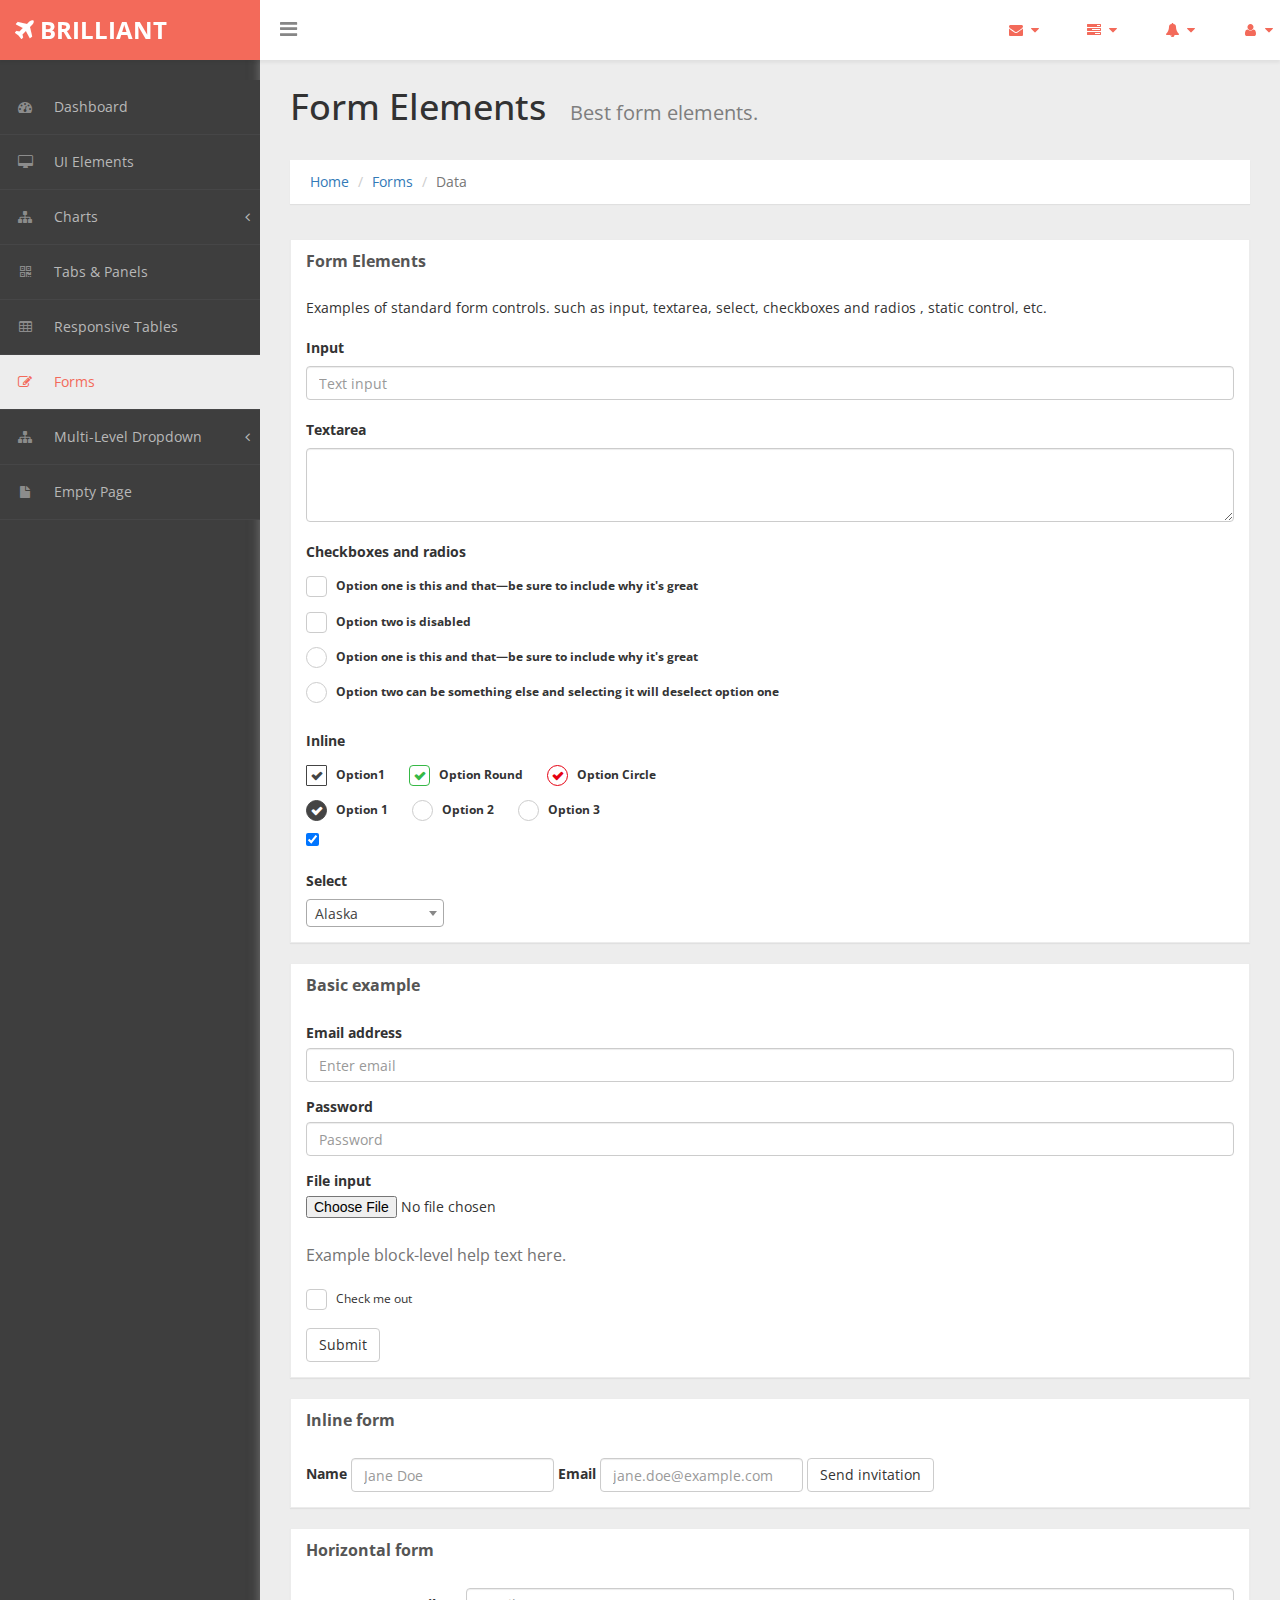
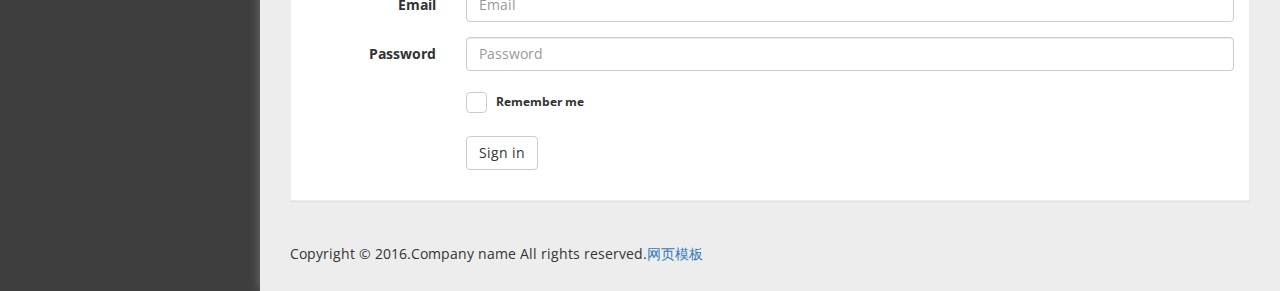
<file: view/src/main/resource/static/backstageSystem/form.html>
﻿<!DOCTYPE html>
<html xmlns="http://www.w3.org/1999/xhtml">
<head>
    <meta charset="utf-8" />
    <meta name="viewport" content="width=device-width, initial-scale=1.0" />
	<meta content="" name="description" />
    <meta content="webthemez" name="author" />
    <title>Bootstrap Admin Theme</title>
	<!-- Bootstrap Styles-->
    <link href="../assets/css/bootstrap.css" rel="stylesheet" />
     <!-- FontAwesome Styles-->
    <link href="../assets/css/font-awesome.css" rel="stylesheet" />
	
    <link href="../assets/css/select2.min.css" rel="stylesheet" >
	<link href="../assets/css/checkbox3.min.css" rel="stylesheet" >
        <!-- Custom Styles-->
    <link href="../assets/css/custom-styles.css" rel="stylesheet" />
     <!-- Google Fonts-->
   <link href='https://fonts.googleapis.com/css?family=Open+Sans' rel='stylesheet' type='text/css' />
</head>
<body>
    <div id="wrapper">
        <nav class="navbar navbar-default top-navbar" role="navigation">
            <div class="navbar-header">
                <button type="button" class="navbar-toggle" data-toggle="collapse" data-target=".sidebar-collapse">
                    <span class="sr-only">Toggle navigation</span>
                    <span class="icon-bar"></span>
                    <span class="icon-bar"></span>
                    <span class="icon-bar"></span>
                </button>
                <a class="navbar-brand" href="index.html"><strong><i class="icon fa fa-plane"></i> BRILLIANT</strong></a>
				<div id="sideNav" href="">
			<i class="fa fa-bars icon"></i> 
			</div>
            </div>

            <ul class="nav navbar-top-links navbar-right">
                <li class="dropdown">
                    <a class="dropdown-toggle" data-toggle="dropdown" href="#" aria-expanded="false">
                        <i class="fa fa-envelope fa-fw"></i> <i class="fa fa-caret-down"></i>
                    </a>
                    <ul class="dropdown-menu dropdown-messages">
                        <li>
                            <a href="#">
                                <div>
                                    <strong>John Doe</strong>
                                    <span class="pull-right text-muted">
                                        <em>Today</em>
                                    </span>
                                </div>
                                <div>Lorem Ipsum has been the industry's standard dummy text ever since the 1500s...</div>
                            </a>
                        </li>
                        <li class="divider"></li>
                        <li>
                            <a href="#">
                                <div>
                                    <strong>John Smith</strong>
                                    <span class="pull-right text-muted">
                                        <em>Yesterday</em>
                                    </span>
                                </div>
                                <div>Lorem Ipsum has been the industry's standard dummy text ever since an kwilnw...</div>
                            </a>
                        </li>
                        <li class="divider"></li>
                        <li>
                            <a href="#">
                                <div>
                                    <strong>John Smith</strong>
                                    <span class="pull-right text-muted">
                                        <em>Yesterday</em>
                                    </span>
                                </div>
                                <div>Lorem Ipsum has been the industry's standard dummy text ever since the...</div>
                            </a>
                        </li>
                        <li class="divider"></li>
                        <li>
                            <a class="text-center" href="#">
                                <strong>Read All Messages</strong>
                                <i class="fa fa-angle-right"></i>
                            </a>
                        </li>
                    </ul>
                    <!-- /.dropdown-messages -->
                </li>
                <!-- /.dropdown -->
                <li class="dropdown">
                    <a class="dropdown-toggle" data-toggle="dropdown" href="#" aria-expanded="false">
                        <i class="fa fa-tasks fa-fw"></i> <i class="fa fa-caret-down"></i>
                    </a>
                    <ul class="dropdown-menu dropdown-tasks">
                        <li>
                            <a href="#">
                                <div>
                                    <p>
                                        <strong>Task 1</strong>
                                        <span class="pull-right text-muted">60% Complete</span>
                                    </p>
                                    <div class="progress progress-striped active">
                                        <div class="progress-bar progress-bar-success" role="progressbar" aria-valuenow="60" aria-valuemin="0" aria-valuemax="100" style="width: 60%">
                                            <span class="sr-only">60% Complete (success)</span>
                                        </div>
                                    </div>
                                </div>
                            </a>
                        </li>
                        <li class="divider"></li>
                        <li>
                            <a href="#">
                                <div>
                                    <p>
                                        <strong>Task 2</strong>
                                        <span class="pull-right text-muted">28% Complete</span>
                                    </p>
                                    <div class="progress progress-striped active">
                                        <div class="progress-bar progress-bar-info" role="progressbar" aria-valuenow="28" aria-valuemin="0" aria-valuemax="100" style="width: 28%">
                                            <span class="sr-only">28% Complete</span>
                                        </div>
                                    </div>
                                </div>
                            </a>
                        </li>
                        <li class="divider"></li>
                        <li>
                            <a href="#">
                                <div>
                                    <p>
                                        <strong>Task 3</strong>
                                        <span class="pull-right text-muted">60% Complete</span>
                                    </p>
                                    <div class="progress progress-striped active">
                                        <div class="progress-bar progress-bar-warning" role="progressbar" aria-valuenow="60" aria-valuemin="0" aria-valuemax="100" style="width: 60%">
                                            <span class="sr-only">60% Complete (warning)</span>
                                        </div>
                                    </div>
                                </div>
                            </a>
                        </li>
                        <li class="divider"></li>
                        <li>
                            <a href="#">
                                <div>
                                    <p>
                                        <strong>Task 4</strong>
                                        <span class="pull-right text-muted">85% Complete</span>
                                    </p>
                                    <div class="progress progress-striped active">
                                        <div class="progress-bar progress-bar-danger" role="progressbar" aria-valuenow="85" aria-valuemin="0" aria-valuemax="100" style="width: 85%">
                                            <span class="sr-only">85% Complete (danger)</span>
                                        </div>
                                    </div>
                                </div>
                            </a>
                        </li>
                        <li class="divider"></li>
                        <li>
                            <a class="text-center" href="#">
                                <strong>See All Tasks</strong>
                                <i class="fa fa-angle-right"></i>
                            </a>
                        </li>
                    </ul>
                    <!-- /.dropdown-tasks -->
                </li>
                <!-- /.dropdown -->
                <li class="dropdown">
                    <a class="dropdown-toggle" data-toggle="dropdown" href="#" aria-expanded="false">
                        <i class="fa fa-bell fa-fw"></i> <i class="fa fa-caret-down"></i>
                    </a>
                    <ul class="dropdown-menu dropdown-alerts">
                        <li>
                            <a href="#">
                                <div>
                                    <i class="fa fa-comment fa-fw"></i> New Comment
                                    <span class="pull-right text-muted small">4 min</span>
                                </div>
                            </a>
                        </li>
                        <li class="divider"></li>
                        <li>
                            <a href="#">
                                <div>
                                    <i class="fa fa-twitter fa-fw"></i> 3 New Followers
                                    <span class="pull-right text-muted small">12 min</span>
                                </div>
                            </a>
                        </li>
                        <li class="divider"></li>
                        <li>
                            <a href="#">
                                <div>
                                    <i class="fa fa-envelope fa-fw"></i> Message Sent
                                    <span class="pull-right text-muted small">4 min</span>
                                </div>
                            </a>
                        </li>
                        <li class="divider"></li>
                        <li>
                            <a href="#">
                                <div>
                                    <i class="fa fa-tasks fa-fw"></i> New Task
                                    <span class="pull-right text-muted small">4 min</span>
                                </div>
                            </a>
                        </li>
                        <li class="divider"></li>
                        <li>
                            <a href="#">
                                <div>
                                    <i class="fa fa-upload fa-fw"></i> Server Rebooted
                                    <span class="pull-right text-muted small">4 min</span>
                                </div>
                            </a>
                        </li>
                        <li class="divider"></li>
                        <li>
                            <a class="text-center" href="#">
                                <strong>See All Alerts</strong>
                                <i class="fa fa-angle-right"></i>
                            </a>
                        </li>
                    </ul>
                    <!-- /.dropdown-alerts -->
                </li>
                <!-- /.dropdown -->
                <li class="dropdown">
                    <a class="dropdown-toggle" data-toggle="dropdown" href="#" aria-expanded="false">
                        <i class="fa fa-user fa-fw"></i> <i class="fa fa-caret-down"></i>
                    </a>
                    <ul class="dropdown-menu dropdown-user">
                        <li><a href="#"><i class="fa fa-user fa-fw"></i> User Profile</a>
                        </li>
                        <li><a href="#"><i class="fa fa-gear fa-fw"></i> Settings</a>
                        </li>
                        <li class="divider"></li>
                        <li><a href="#"><i class="fa fa-sign-out fa-fw"></i> Logout</a>
                        </li>
                    </ul>
                    <!-- /.dropdown-user -->
                </li>
                <!-- /.dropdown -->
            </ul>
        </nav>
        <!--/. NAV TOP  -->
        <nav class="navbar-default navbar-side" role="navigation">
            <div class="sidebar-collapse">
                <ul class="nav" id="main-menu">

                    <li>
                        <a href="index.html"><i class="fa fa-dashboard"></i> Dashboard</a>
                    </li>
                    <li>
                        <a href="ui-elements.html"><i class="fa fa-desktop"></i> UI Elements</a>
                    </li>
					 
					 <li>
                        <a href="#"><i class="fa fa-sitemap"></i> Charts<span class="fa arrow"></span></a>
                        <ul class="nav nav-second-level">
                            <li>
                                <a href="chart.html">Charts JS</a>
                            </li>
                            <li>
                                <a href="morris-chart.html">Morris Chart</a>
                            </li>
							</ul>
						</li>	
                    <li>
                        <a href="tab-panel.html"><i class="fa fa-qrcode"></i> Tabs & Panels</a>
                    </li>
                    
                    <li>
                        <a href="table.html"><i class="fa fa-table"></i> Responsive Tables</a>
                    </li>
                    <li>
                        <a href="form.html" class="active-menu"><i class="fa fa-edit"></i> Forms </a>
                    </li>


                    <li>
                        <a href="#"><i class="fa fa-sitemap"></i> Multi-Level Dropdown<span class="fa arrow"></span></a>
                        <ul class="nav nav-second-level">
                            <li>
                                <a href="#">Second Level Link</a>
                            </li>
                            <li>
                                <a href="#">Second Level Link</a>
                            </li>
                            <li>
                                <a href="#">Second Level Link<span class="fa arrow"></span></a>
                                <ul class="nav nav-third-level">
                                    <li>
                                        <a href="#">Third Level Link</a>
                                    </li>
                                    <li>
                                        <a href="#">Third Level Link</a>
                                    </li>
                                    <li>
                                        <a href="#">Third Level Link</a>
                                    </li>

                                </ul>

                            </li>
                        </ul>
                    </li>
                    <li>
                        <a href="empty.html"><i class="fa fa-fw fa-file"></i> Empty Page</a>
                    </li>
                </ul>

            </div>

        </nav>
        <!-- /. NAV SIDE  -->
        <div id="page-wrapper" >
		  <div class="header"> 
                        <h1 class="page-header">
                             Form Elements <small>Best form elements.</small>
                        </h1>
						<ol class="breadcrumb">
					  <li><a href="#">Home</a></li>
					  <li><a href="#">Forms</a></li>
					  <li class="active">Data</li>
					</ol> 
									
		</div>
		
            <div id="page-inner"> 
                       <div class="row">
                        <div class="col-xs-12">
                            <div class="panel panel-default">
                                <div class="panel-heading">
                                    <div class="card-title">
                                        <div class="title">Form Elements</div>
                                    </div>
                                </div>
                                <div class="panel-body">
                                    Examples of standard form controls. such as input, textarea, select, checkboxes and radios , static control, etc.
                                    <div class="sub-title">Input</div>
                                    <div>
                                        <input type="text" class="form-control" placeholder="Text input">
                                    </div>
                                    <div class="sub-title">Textarea</div>
                                    <div>
                                        <textarea class="form-control" rows="3"></textarea>
                                    </div>
                                    <div class="sub-title">Checkboxes and radios </div>
                                    <div>
                                        <div class="checkbox3 checkbox-round">
                                          <input type="checkbox" id="checkbox-2">
                                          <label for="checkbox-2">
                                            Option one is this and that&mdash;be sure to include why it's great
                                          </label>
                                        </div>
                                        <div class="checkbox3 checkbox-round">
                                          <input type="checkbox" id="checkbox-3" disabled="">
                                          <label for="checkbox-3">
                                            Option two is disabled
                                          </label>
                                        </div>
                                        <div class="radio3">
                                          <input type="radio" id="radio1" name="radio1" value="option1">
                                          <label for="radio1">
                                            Option one is this and that&mdash;be sure to include why it's great
                                          </label>
                                        </div>
                                        <div class="radio3">
                                          <input type="radio" id="radio2" name="radio1" value="option2">
                                          <label for="radio2">
                                            Option two can be something else and selecting it will deselect option one
                                          </label>
                                        </div>
                                        <div class="sub-title">Inline</div>
                                        <div>
                                          <div class="checkbox3 checkbox-inline checkbox-check checkbox-light">
                                            <input type="checkbox" id="checkbox-fa-light-1" checked="">
                                            <label for="checkbox-fa-light-1">
                                              Option1
                                            </label>
                                          </div>
                                          <div class="checkbox3 checkbox-success checkbox-inline checkbox-check checkbox-round  checkbox-light">
                                            <input type="checkbox" id="checkbox-fa-light-2" checked="">
                                            <label for="checkbox-fa-light-2">
                                              Option Round
                                            </label>
                                          </div>
                                          <div class="checkbox3 checkbox-danger checkbox-inline checkbox-check  checkbox-circle checkbox-light">
                                            <input type="checkbox" id="checkbox-fa-light-3" checked="">
                                            <label for="checkbox-fa-light-3">
                                              Option Circle
                                            </label>
                                          </div>
                                        </div>
                                        <div>
                                          <div class="radio3 radio-check radio-inline">
                                            <input type="radio" id="radio4" name="radio2" value="option1" checked="">
                                            <label for="radio4">
                                              Option 1
                                            </label>
                                          </div>
                                          <div class="radio3 radio-check radio-success radio-inline">
                                            <input type="radio" id="radio5" name="radio2" value="option2">
                                            <label for="radio5">
                                              Option 2
                                            </label>
                                          </div>
                                          <div class="radio3 radio-check radio-warning radio-inline">
                                            <input type="radio" id="radio6" name="radio2" value="option3">
                                            <label for="radio6">
                                              Option 3
                                            </label>
                                          </div>
                                        </div>
                                    </div> 
                                    <div>
                                        <input type="checkbox" class="toggle-checkbox" name="my-checkbox" checked>
                                    </div>
                                    <div class="sub-title">Select</div>
                                    <div>
                                        <select class="selectbox">
                                            <optgroup label="Alaskan/Hawaiian Time Zone">
                                                <option value="AK">Alaska</option>
                                                <option value="HI">Hawaii</option>
                                            </optgroup>
                                            <optgroup label="Pacific Time Zone">
                                                <option value="CA">California</option>
                                                <option value="NV">Nevada</option>
                                                <option value="OR">Oregon</option>
                                                <option value="WA">Washington</option>
                                            </optgroup>
                                            <optgroup label="Mountain Time Zone">
                                                <option value="AZ">Arizona</option>
                                                <option value="CO">Colorado</option>
                                                <option value="ID">Idaho</option>
                                                <option value="MT">Montana</option>
                                                <option value="NE">Nebraska</option>
                                                <option value="NM">New Mexico</option>
                                                <option value="ND">North Dakota</option>
                                                <option value="UT">Utah</option>
                                                <option value="WY">Wyoming</option>
                                            </optgroup>
                                            <optgroup label="Central Time Zone">
                                                <option value="AL">Alabama</option>
                                                <option value="AR">Arkansas</option>
                                                <option value="IL">Illinois</option>
                                                <option value="IA">Iowa</option>
                                                <option value="KS">Kansas</option>
                                                <option value="KY">Kentucky</option>
                                                <option value="LA">Louisiana</option>
                                                <option value="MN">Minnesota</option>
                                                <option value="MS">Mississippi</option>
                                                <option value="MO">Missouri</option>
                                                <option value="OK">Oklahoma</option>
                                                <option value="SD">South Dakota</option>
                                                <option value="TX">Texas</option>
                                                <option value="TN">Tennessee</option>
                                                <option value="WI">Wisconsin</option>
                                            </optgroup>
                                            <optgroup label="Eastern Time Zone">
                                                <option value="CT">Connecticut</option>
                                                <option value="DE">Delaware</option>
                                                <option value="FL">Florida</option>
                                                <option value="GA">Georgia</option>
                                                <option value="IN">Indiana</option>
                                                <option value="ME">Maine</option>
                                                <option value="MD">Maryland</option>
                                                <option value="MA">Massachusetts</option>
                                                <option value="MI">Michigan</option>
                                                <option value="NH">New Hampshire</option>
                                                <option value="NJ">New Jersey</option>
                                                <option value="NY">New York</option>
                                                <option value="NC">North Carolina</option>
                                                <option value="OH">Ohio</option>
                                                <option value="PA">Pennsylvania</option>
                                                <option value="RI">Rhode Island</option>
                                                <option value="SC">South Carolina</option>
                                                <option value="VT">Vermont</option>
                                                <option value="VA">Virginia</option>
                                                <option value="WV">West Virginia</option>
                                            </optgroup>
                                        </select>
                                    </div>
                                </div>
                            </div>
                        </div>
                    </div>
                    <div class="row">
                        <div class="col-xs-12">
                            <div class="panel panel-default">
                                <div class="panel-heading">
                                    <div class="card-title">
                                        <div class="title">Basic example</div>
                                    </div>
                                </div>
                                <div class="panel-body">
                                    <form>
                                        <div class="form-group">
                                            <label for="exampleInputEmail1">Email address</label>
                                            <input type="email" class="form-control" id="exampleInputEmail1" placeholder="Enter email">
                                        </div>
                                        <div class="form-group">
                                            <label for="exampleInputPassword1">Password</label>
                                            <input type="password" class="form-control" id="exampleInputPassword1" placeholder="Password">
                                        </div>
                                        <div class="form-group">
                                            <label for="exampleInputFile">File input</label>
                                            <input type="file" id="exampleInputFile">
                                            <p class="help-block">Example block-level help text here.</p>
                                        </div>
                                        <div class="checkbox">
                                          <div class="checkbox3 checkbox-round">
                                            <input type="checkbox" id="checkbox-1">
                                            <label for="checkbox-1">
                                              Check me out
                                            </label>
                                          </div>
                                        </div>
                                        <button type="submit" class="btn btn-default">Submit</button>
                                    </form>
                                </div>
                            </div>
                        </div>
                    </div>
                    <div class="row">
                        <div class="col-xs-12">					
                            <div class="panel panel-default">
                                <div class="panel-heading">
                                    <div class="card-title">
                                        <div class="title">Inline form</div>
                                    </div>
                                </div>
                                <div class="panel-body">
                                    <form class="form-inline">
                                        <div class="form-group">
                                            <label for="exampleInputName2">Name</label>
                                            <input type="text" class="form-control" id="exampleInputName2" placeholder="Jane Doe">
                                        </div>
                                        <div class="form-group">
                                            <label for="exampleInputEmail2">Email</label>
                                            <input type="email" class="form-control" id="exampleInputEmail2" placeholder="jane.doe@example.com">
                                        </div>
                                        <button type="submit" class="btn btn-default">Send invitation</button>
                                    </form>
                                </div>
                            </div>
                        </div>
                    </div>
                    <div class="row">
                        <div class="col-xs-12">
                            <div class="panel panel-default">
                                <div class="panel-heading">
                                    <div class="card-title">
                                        <div class="title">Horizontal form</div>
                                    </div>
                                </div>
                                <div class="panel-body">
                                    <form class="form-horizontal">
                                        <div class="form-group">
                                            <label for="inputEmail3" class="col-sm-2 control-label">Email</label>
                                            <div class="col-sm-10">
                                                <input type="email" class="form-control" id="inputEmail3" placeholder="Email">
                                            </div>
                                        </div>
                                        <div class="form-group">
                                            <label for="inputPassword3" class="col-sm-2 control-label">Password</label>
                                            <div class="col-sm-10">
                                                <input type="password" class="form-control" id="inputPassword3" placeholder="Password">
                                            </div>
                                        </div>
                                        <div class="form-group">
                                            <div class="col-sm-offset-2 col-sm-10">
                                              <div class="checkbox3 checkbox-round checkbox-check checkbox-light">
                                                <input type="checkbox" id="checkbox-10">
                                                <label for="checkbox-10">
                                                  Remember me
                                                </label>
                                              </div>
                                            </div>
                                        </div>
                                        <div class="form-group">
                                            <div class="col-sm-offset-2 col-sm-10">
                                                <button type="submit" class="btn btn-default">Sign in</button>
                                            </div>
                                        </div>
                                    </form>
                                </div>
                            </div>
                        </div>
                    </div>
               
			<footer><p>Copyright &copy; 2016.Company name All rights reserved.<a target="_blank" href="http://www.cssmoban.com/">&#x7F51;&#x9875;&#x6A21;&#x677F;</a></p></footer>
			</div>
             <!-- /. PAGE INNER  -->
            </div>
         <!-- /. PAGE WRAPPER  -->
        </div>
     <!-- /. WRAPPER  -->
    <!-- JS Scripts-->
    <!-- jQuery Js -->
    <script src="../assets/js/jquery-1.10.2.js"></script>
      <!-- Bootstrap Js -->
    <script src="../assets/js/bootstrap.min.js"></script>
    <!-- Metis Menu Js -->
    <script src="../assets/js/jquery.metisMenu.js"></script>
	<script src="../assets/js/select2.full.min.js"></script>
	<script type="text/javascript">
	$(document).ready(function() {
	  $(".selectbox").select2();
	});
	</script>
      <!-- Custom Js -->
    <script src="../assets/js/custom-scripts.js"></script>
	
		
   
</body>
</html>
</file>
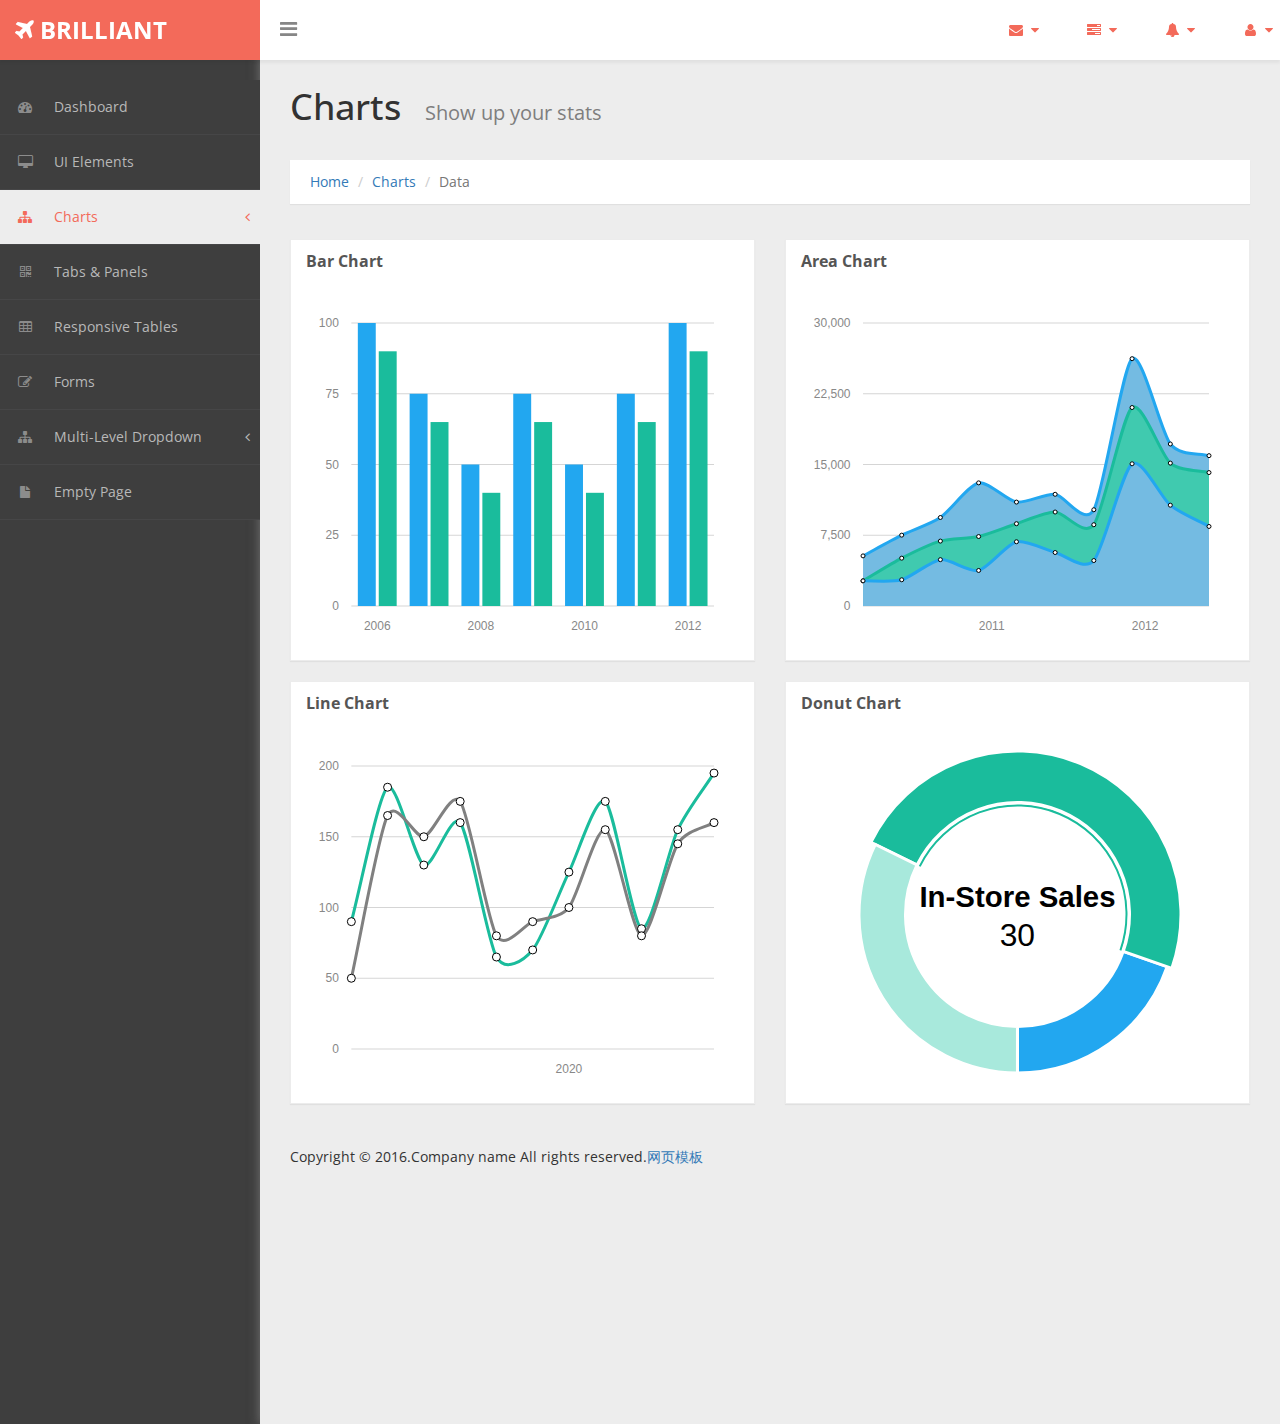
<file: view/src/main/resource/static/backstageSystem/morris-chart.html>
﻿<!DOCTYPE html> 
<html xmlns="http://www.w3.org/1999/xhtml">
<head>
      <meta charset="utf-8" />
    <meta name="viewport" content="width=device-width, initial-scale=1.0" />
	<meta content="" name="description" />
    <meta content="webthemez" name="author" />
    <title>Bootstrap Admin Template</title>
	<!-- Bootstrap Styles-->
    <link href="../assets/css/bootstrap.css" rel="stylesheet" />
     <!-- FontAwesome Styles-->
    <link href="../assets/css/font-awesome.css" rel="stylesheet" />
     <!-- Morris Chart Styles-->
    <link href="../assets/js/morris/morris-0.4.3.min.css" rel="stylesheet" />
        <!-- Custom Styles-->
    <link href="../assets/css/custom-styles.css" rel="stylesheet" />
     <!-- Google Fonts-->
   <link href='https://fonts.googleapis.com/css?family=Open+Sans' rel='stylesheet' type='text/css' />
</head>
<body>
    <div id="wrapper">
        <nav class="navbar navbar-default top-navbar" role="navigation">
            <div class="navbar-header">
                <button type="button" class="navbar-toggle" data-toggle="collapse" data-target=".sidebar-collapse">
                    <span class="sr-only">Toggle navigation</span>
                    <span class="icon-bar"></span>
                    <span class="icon-bar"></span>
                    <span class="icon-bar"></span>
                </button>
                <a class="navbar-brand" href="index.html"><strong><i class="icon fa fa-plane"></i> BRILLIANT</strong></a>
				<div id="sideNav" href="">
		<i class="fa fa-bars icon"></i> 
		</div>
            </div>

            <ul class="nav navbar-top-links navbar-right">
                <li class="dropdown">
                    <a class="dropdown-toggle" data-toggle="dropdown" href="#" aria-expanded="false">
                        <i class="fa fa-envelope fa-fw"></i> <i class="fa fa-caret-down"></i>
                    </a>
                    <ul class="dropdown-menu dropdown-messages">
                        <li>
                            <a href="#">
                                <div>
                                    <strong>John Doe</strong>
                                    <span class="pull-right text-muted">
                                        <em>Today</em>
                                    </span>
                                </div>
                                <div>Lorem Ipsum has been the industry's standard dummy text ever since the 1500s...</div>
                            </a>
                        </li>
                        <li class="divider"></li>
                        <li>
                            <a href="#">
                                <div>
                                    <strong>John Smith</strong>
                                    <span class="pull-right text-muted">
                                        <em>Yesterday</em>
                                    </span>
                                </div>
                                <div>Lorem Ipsum has been the industry's standard dummy text ever since an kwilnw...</div>
                            </a>
                        </li>
                        <li class="divider"></li>
                        <li>
                            <a href="#">
                                <div>
                                    <strong>John Smith</strong>
                                    <span class="pull-right text-muted">
                                        <em>Yesterday</em>
                                    </span>
                                </div>
                                <div>Lorem Ipsum has been the industry's standard dummy text ever since the...</div>
                            </a>
                        </li>
                        <li class="divider"></li>
                        <li>
                            <a class="text-center" href="#">
                                <strong>Read All Messages</strong>
                                <i class="fa fa-angle-right"></i>
                            </a>
                        </li>
                    </ul>
                    <!-- /.dropdown-messages -->
                </li>
                <!-- /.dropdown -->
                <li class="dropdown">
                    <a class="dropdown-toggle" data-toggle="dropdown" href="#" aria-expanded="false">
                        <i class="fa fa-tasks fa-fw"></i> <i class="fa fa-caret-down"></i>
                    </a>
                    <ul class="dropdown-menu dropdown-tasks">
                        <li>
                            <a href="#">
                                <div>
                                    <p>
                                        <strong>Task 1</strong>
                                        <span class="pull-right text-muted">60% Complete</span>
                                    </p>
                                    <div class="progress progress-striped active">
                                        <div class="progress-bar progress-bar-success" role="progressbar" aria-valuenow="60" aria-valuemin="0" aria-valuemax="100" style="width: 60%">
                                            <span class="sr-only">60% Complete (success)</span>
                                        </div>
                                    </div>
                                </div>
                            </a>
                        </li>
                        <li class="divider"></li>
                        <li>
                            <a href="#">
                                <div>
                                    <p>
                                        <strong>Task 2</strong>
                                        <span class="pull-right text-muted">28% Complete</span>
                                    </p>
                                    <div class="progress progress-striped active">
                                        <div class="progress-bar progress-bar-info" role="progressbar" aria-valuenow="28" aria-valuemin="0" aria-valuemax="100" style="width: 28%">
                                            <span class="sr-only">28% Complete</span>
                                        </div>
                                    </div>
                                </div>
                            </a>
                        </li>
                        <li class="divider"></li>
                        <li>
                            <a href="#">
                                <div>
                                    <p>
                                        <strong>Task 3</strong>
                                        <span class="pull-right text-muted">60% Complete</span>
                                    </p>
                                    <div class="progress progress-striped active">
                                        <div class="progress-bar progress-bar-warning" role="progressbar" aria-valuenow="60" aria-valuemin="0" aria-valuemax="100" style="width: 60%">
                                            <span class="sr-only">60% Complete (warning)</span>
                                        </div>
                                    </div>
                                </div>
                            </a>
                        </li>
                        <li class="divider"></li>
                        <li>
                            <a href="#">
                                <div>
                                    <p>
                                        <strong>Task 4</strong>
                                        <span class="pull-right text-muted">85% Complete</span>
                                    </p>
                                    <div class="progress progress-striped active">
                                        <div class="progress-bar progress-bar-danger" role="progressbar" aria-valuenow="85" aria-valuemin="0" aria-valuemax="100" style="width: 85%">
                                            <span class="sr-only">85% Complete (danger)</span>
                                        </div>
                                    </div>
                                </div>
                            </a>
                        </li>
                        <li class="divider"></li>
                        <li>
                            <a class="text-center" href="#">
                                <strong>See All Tasks</strong>
                                <i class="fa fa-angle-right"></i>
                            </a>
                        </li>
                    </ul>
                    <!-- /.dropdown-tasks -->
                </li>
                <!-- /.dropdown -->
                <li class="dropdown">
                    <a class="dropdown-toggle" data-toggle="dropdown" href="#" aria-expanded="false">
                        <i class="fa fa-bell fa-fw"></i> <i class="fa fa-caret-down"></i>
                    </a>
                    <ul class="dropdown-menu dropdown-alerts">
                        <li>
                            <a href="#">
                                <div>
                                    <i class="fa fa-comment fa-fw"></i> New Comment
                                    <span class="pull-right text-muted small">4 min</span>
                                </div>
                            </a>
                        </li>
                        <li class="divider"></li>
                        <li>
                            <a href="#">
                                <div>
                                    <i class="fa fa-twitter fa-fw"></i> 3 New Followers
                                    <span class="pull-right text-muted small">12 min</span>
                                </div>
                            </a>
                        </li>
                        <li class="divider"></li>
                        <li>
                            <a href="#">
                                <div>
                                    <i class="fa fa-envelope fa-fw"></i> Message Sent
                                    <span class="pull-right text-muted small">4 min</span>
                                </div>
                            </a>
                        </li>
                        <li class="divider"></li>
                        <li>
                            <a href="#">
                                <div>
                                    <i class="fa fa-tasks fa-fw"></i> New Task
                                    <span class="pull-right text-muted small">4 min</span>
                                </div>
                            </a>
                        </li>
                        <li class="divider"></li>
                        <li>
                            <a href="#">
                                <div>
                                    <i class="fa fa-upload fa-fw"></i> Server Rebooted
                                    <span class="pull-right text-muted small">4 min</span>
                                </div>
                            </a>
                        </li>
                        <li class="divider"></li>
                        <li>
                            <a class="text-center" href="#">
                                <strong>See All Alerts</strong>
                                <i class="fa fa-angle-right"></i>
                            </a>
                        </li>
                    </ul>
                    <!-- /.dropdown-alerts -->
                </li>
                <!-- /.dropdown -->
                <li class="dropdown">
                    <a class="dropdown-toggle" data-toggle="dropdown" href="#" aria-expanded="false">
                        <i class="fa fa-user fa-fw"></i> <i class="fa fa-caret-down"></i>
                    </a>
                    <ul class="dropdown-menu dropdown-user">
                        <li><a href="#"><i class="fa fa-user fa-fw"></i> User Profile</a>
                        </li>
                        <li><a href="#"><i class="fa fa-gear fa-fw"></i> Settings</a>
                        </li>
                        <li class="divider"></li>
                        <li><a href="#"><i class="fa fa-sign-out fa-fw"></i> Logout</a>
                        </li>
                    </ul>
                    <!-- /.dropdown-user -->
                </li>
                <!-- /.dropdown -->
            </ul>
        </nav>
        <!--/. NAV TOP  -->
        <nav class="navbar-default navbar-side" role="navigation">
            <div class="sidebar-collapse">
                <ul class="nav" id="main-menu">

                    <li>
                        <a href="index.html"><i class="fa fa-dashboard"></i> Dashboard</a>
                    </li>
                    <li>
                        <a href="ui-elements.html"><i class="fa fa-desktop"></i> UI Elements</a>
                    </li>
					 
					 <li>
                        <a href="#" class="active-menu"><i class="fa fa-sitemap"></i> Charts<span class="fa arrow"></span></a>
                        <ul class="nav nav-second-level">
                            <li>
                                <a href="chart.html">Charts JS</a>
                            </li>
                            <li>
                                <a href="morris-chart.html">Morris Chart</a>
                            </li>
							</ul>
						</li>	
                    <li>
                        <a href="tab-panel.html"><i class="fa fa-qrcode"></i> Tabs & Panels</a>
                    </li>
                    
                    <li>
                        <a href="table.html"><i class="fa fa-table"></i> Responsive Tables</a>
                    </li>
                    <li>
                        <a href="form.html"><i class="fa fa-edit"></i> Forms </a>
                    </li>


                    <li>
                        <a href="#"><i class="fa fa-sitemap"></i> Multi-Level Dropdown<span class="fa arrow"></span></a>
                        <ul class="nav nav-second-level">
                            <li>
                                <a href="#">Second Level Link</a>
                            </li>
                            <li>
                                <a href="#">Second Level Link</a>
                            </li>
                            <li>
                                <a href="#">Second Level Link<span class="fa arrow"></span></a>
                                <ul class="nav nav-third-level">
                                    <li>
                                        <a href="#">Third Level Link</a>
                                    </li>
                                    <li>
                                        <a href="#">Third Level Link</a>
                                    </li>
                                    <li>
                                        <a href="#">Third Level Link</a>
                                    </li>

                                </ul>

                            </li>
                        </ul>
                    </li>
                    <li>
                        <a href="empty.html"><i class="fa fa-fw fa-file"></i> Empty Page</a>
                    </li>
                </ul>

            </div>

        </nav>
        <!-- /. NAV SIDE  -->
        <div id="page-wrapper">
		  <div class="header"> 
                        <h1 class="page-header">
                             Charts <small>Show up your stats</small>
                        </h1>
						<ol class="breadcrumb">
					  <li><a href="#">Home</a></li>
					  <li><a href="#">Charts</a></li>
					  <li class="active">Data</li>
					</ol> 
									
		</div>
            <div id="page-inner"> 
             
                <div class="row"> 
                    
                      
                               <div class="col-md-6 col-sm-12 col-xs-12">                     
                    <div class="panel panel-default">
                        <div class="panel-heading">
                            Bar Chart
                        </div>
                        <div class="panel-body">
                            <div id="morris-bar-chart"></div>
                        </div>
                    </div>            
                </div>
                      <div class="col-md-6 col-sm-12 col-xs-12">                     
                    <div class="panel panel-default">
                        <div class="panel-heading">
                            Area Chart
                        </div>
                        <div class="panel-body">
                            <div id="morris-area-chart"></div>
                        </div>
                    </div>            
                </div> 
                
           </div>
                 <!-- /. ROW  -->
                <div class="row">                     
                      
                               <div class="col-md-6 col-sm-12 col-xs-12">                     
                    <div class="panel panel-default">
                        <div class="panel-heading">
                            Line Chart
                        </div>
                        <div class="panel-body">
                            <div id="morris-line-chart"></div>
                        </div>
                    </div>            
                </div>
                      <div class="col-md-6 col-sm-12 col-xs-12">                     
                    <div class="panel panel-default">
                        <div class="panel-heading">
                            Donut Chart
                        </div>
                        <div class="panel-body">                            
							<div id="morris-donut-chart"></div>
                        </div>
                    </div>            
                </div> 
                
           </div>
                 <!-- /. ROW  -->
				 <footer><p>Copyright &copy; 2016.Company name All rights reserved.<a target="_blank" href="http://www.cssmoban.com/">&#x7F51;&#x9875;&#x6A21;&#x677F;</a></p></footer>
				</div>
             <!-- /. PAGE INNER  -->
            </div>
         <!-- /. PAGE WRAPPER  -->
        </div>
     <!-- /. WRAPPER  -->
    <!-- JS Scripts-->
    <!-- jQuery Js -->
    <script src="../assets/js/jquery-1.10.2.js"></script>
      <!-- Bootstrap Js -->
    <script src="../assets/js/bootstrap.min.js"></script>
    <!-- Metis Menu Js -->
    <script src="../assets/js/jquery.metisMenu.js"></script>
     <!-- Morris Chart Js -->
     <script src="../assets/js/morris/raphael-2.1.0.min.js"></script>
    <script src="../assets/js/morris/morris.js"></script>
      <!-- Custom Js -->
    <script src="../assets/js/custom-scripts.js"></script>
    
   
</body>
</html>
</file>
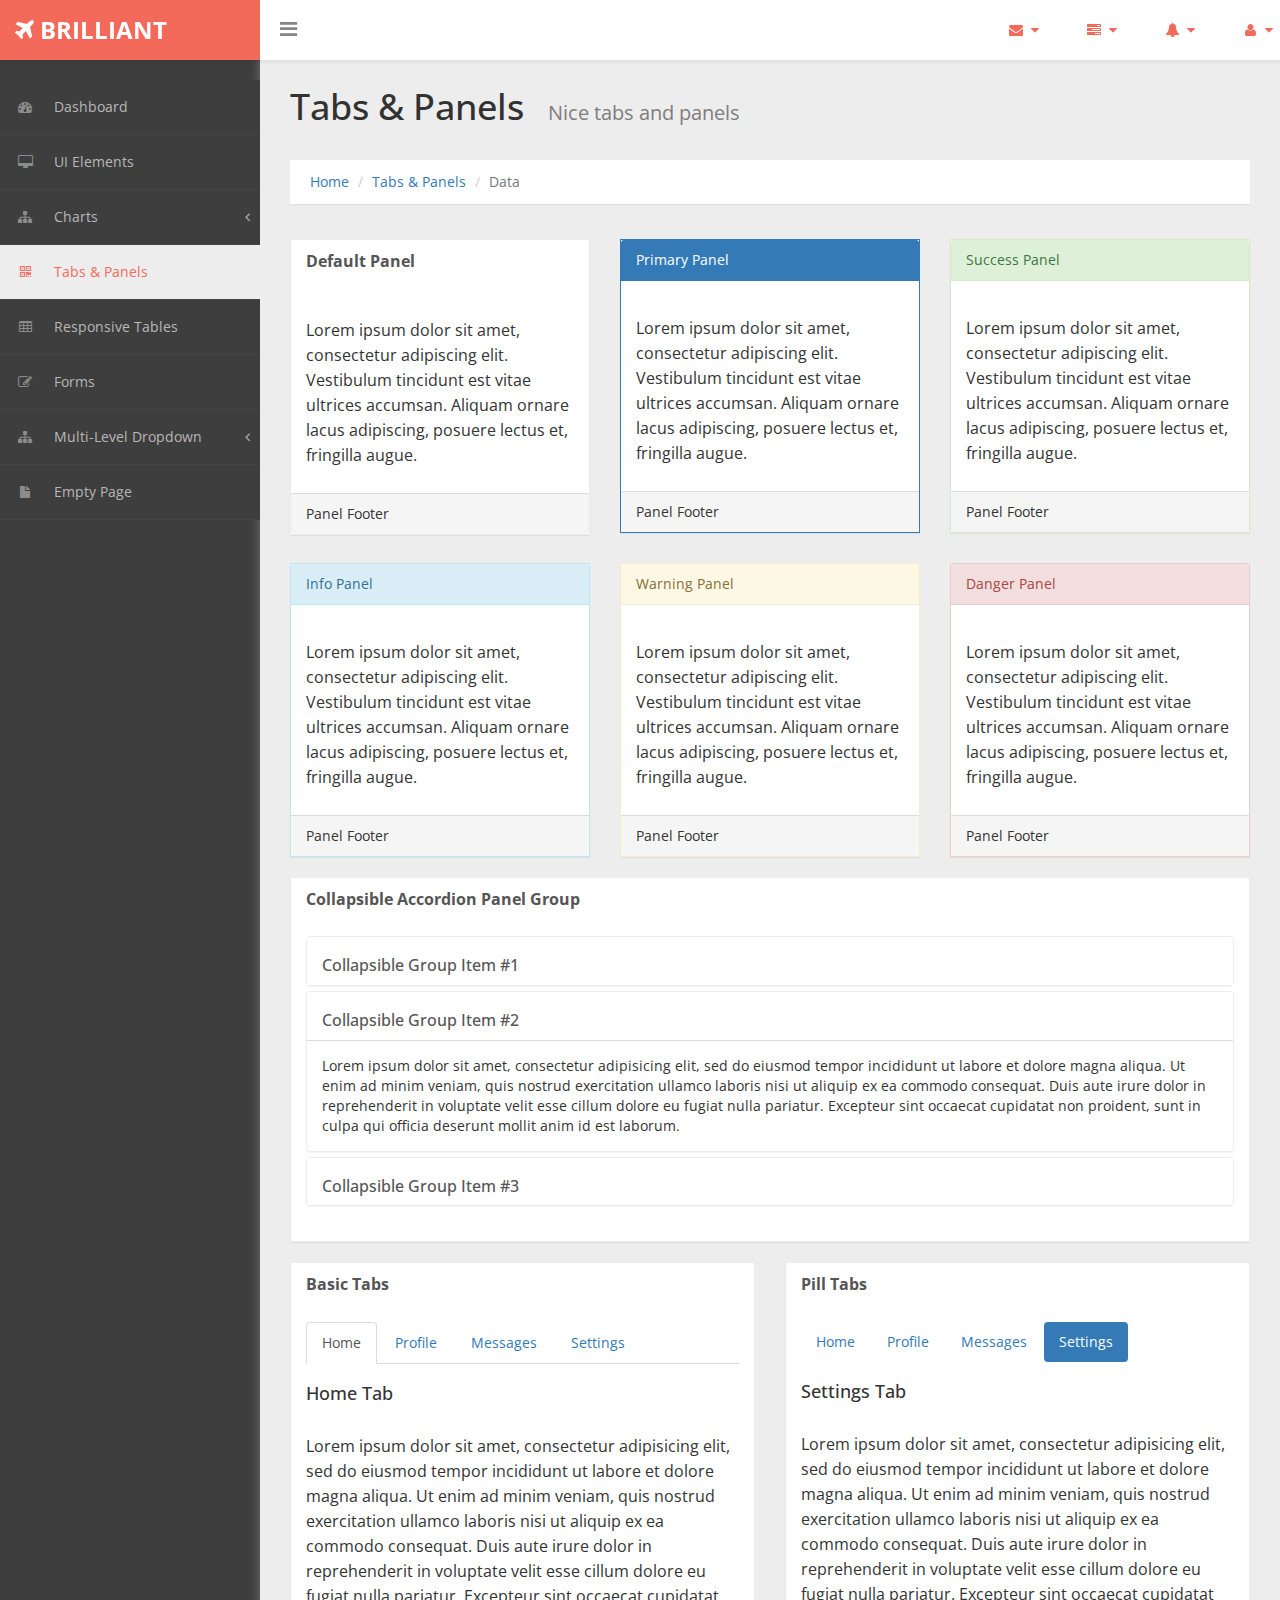
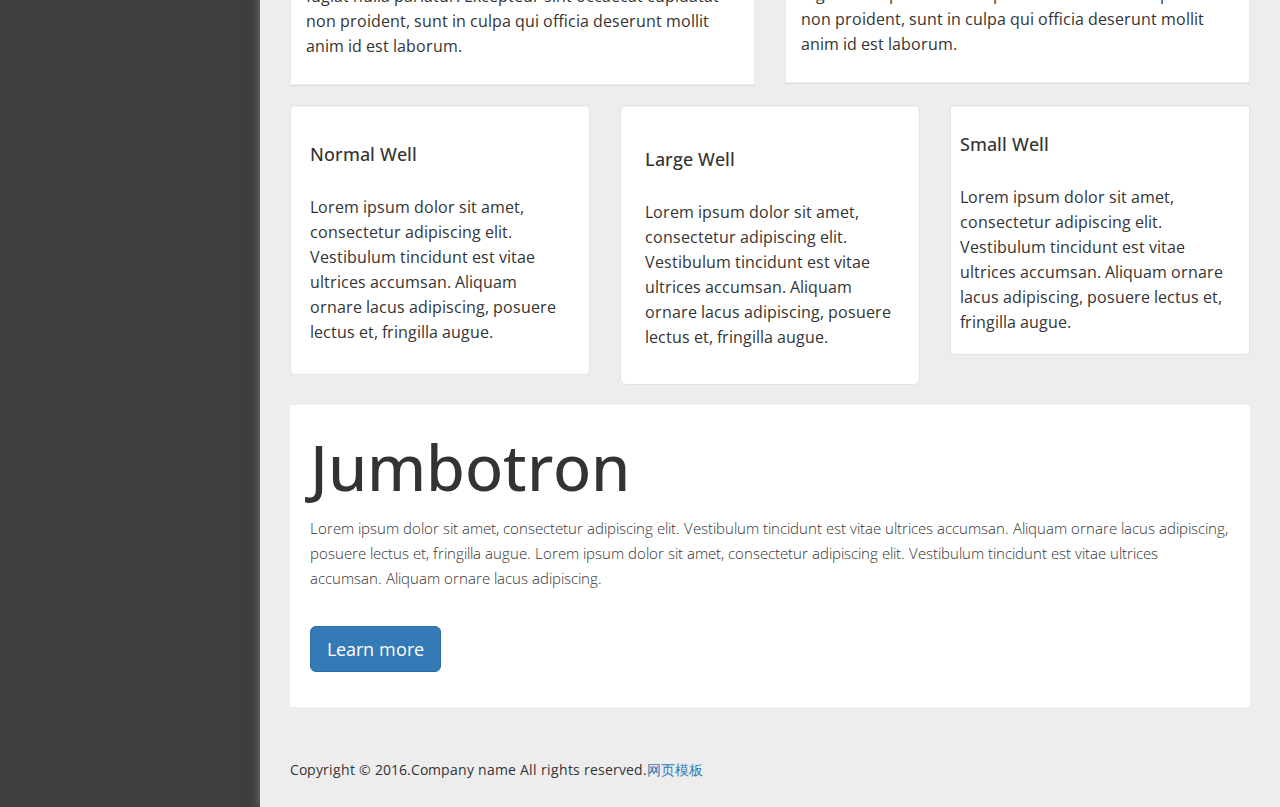
<file: view/src/main/resource/static/backstageSystem/tab-panel.html>
﻿<!DOCTYPE html>
<html xmlns="http://www.w3.org/1999/xhtml">
<head>
      <meta charset="utf-8" />
    <meta name="viewport" content="width=device-width, initial-scale=1.0" />
	<meta content="" name="description" />
    <meta content="webthemez" name="author" />
    <title>Bootstrap html5 Admin Template</title>
	<!-- Bootstrap Styles-->
    <link href="../assets/css/bootstrap.css" rel="stylesheet" />
     <!-- FontAwesome Styles-->
    <link href="../assets/css/font-awesome.css" rel="stylesheet" />
        <!-- Custom Styles-->
    <link href="../assets/css/custom-styles.css" rel="stylesheet" />
     <!-- Google Fonts-->
   <link href='https://fonts.googleapis.com/css?family=Open+Sans' rel='stylesheet' type='text/css' />
</head>
<body>
    <div id="wrapper">
        <nav class="navbar navbar-default top-navbar" role="navigation">
            <div class="navbar-header">
                <button type="button" class="navbar-toggle" data-toggle="collapse" data-target=".sidebar-collapse">
                    <span class="sr-only">Toggle navigation</span>
                    <span class="icon-bar"></span>
                    <span class="icon-bar"></span>
                    <span class="icon-bar"></span>
                </button>
                <a class="navbar-brand" href="index.html"><strong><i class="icon fa fa-plane"></i> BRILLIANT</strong></a>
				<div id="sideNav" href="">
		<i class="fa fa-bars icon"></i> 
		</div>
            </div>

            <ul class="nav navbar-top-links navbar-right">
                <li class="dropdown">
                    <a class="dropdown-toggle" data-toggle="dropdown" href="#" aria-expanded="false">
                        <i class="fa fa-envelope fa-fw"></i> <i class="fa fa-caret-down"></i>
                    </a>
                    <ul class="dropdown-menu dropdown-messages">
                        <li>
                            <a href="#">
                                <div>
                                    <strong>John Doe</strong>
                                    <span class="pull-right text-muted">
                                        <em>Today</em>
                                    </span>
                                </div>
                                <div>Lorem Ipsum has been the industry's standard dummy text ever since the 1500s...</div>
                            </a>
                        </li>
                        <li class="divider"></li>
                        <li>
                            <a href="#">
                                <div>
                                    <strong>John Smith</strong>
                                    <span class="pull-right text-muted">
                                        <em>Yesterday</em>
                                    </span>
                                </div>
                                <div>Lorem Ipsum has been the industry's standard dummy text ever since an kwilnw...</div>
                            </a>
                        </li>
                        <li class="divider"></li>
                        <li>
                            <a href="#">
                                <div>
                                    <strong>John Smith</strong>
                                    <span class="pull-right text-muted">
                                        <em>Yesterday</em>
                                    </span>
                                </div>
                                <div>Lorem Ipsum has been the industry's standard dummy text ever since the...</div>
                            </a>
                        </li>
                        <li class="divider"></li>
                        <li>
                            <a class="text-center" href="#">
                                <strong>Read All Messages</strong>
                                <i class="fa fa-angle-right"></i>
                            </a>
                        </li>
                    </ul>
                    <!-- /.dropdown-messages -->
                </li>
                <!-- /.dropdown -->
                <li class="dropdown">
                    <a class="dropdown-toggle" data-toggle="dropdown" href="#" aria-expanded="false">
                        <i class="fa fa-tasks fa-fw"></i> <i class="fa fa-caret-down"></i>
                    </a>
                    <ul class="dropdown-menu dropdown-tasks">
                        <li>
                            <a href="#">
                                <div>
                                    <p>
                                        <strong>Task 1</strong>
                                        <span class="pull-right text-muted">60% Complete</span>
                                    </p>
                                    <div class="progress progress-striped active">
                                        <div class="progress-bar progress-bar-success" role="progressbar" aria-valuenow="60" aria-valuemin="0" aria-valuemax="100" style="width: 60%">
                                            <span class="sr-only">60% Complete (success)</span>
                                        </div>
                                    </div>
                                </div>
                            </a>
                        </li>
                        <li class="divider"></li>
                        <li>
                            <a href="#">
                                <div>
                                    <p>
                                        <strong>Task 2</strong>
                                        <span class="pull-right text-muted">28% Complete</span>
                                    </p>
                                    <div class="progress progress-striped active">
                                        <div class="progress-bar progress-bar-info" role="progressbar" aria-valuenow="28" aria-valuemin="0" aria-valuemax="100" style="width: 28%">
                                            <span class="sr-only">28% Complete</span>
                                        </div>
                                    </div>
                                </div>
                            </a>
                        </li>
                        <li class="divider"></li>
                        <li>
                            <a href="#">
                                <div>
                                    <p>
                                        <strong>Task 3</strong>
                                        <span class="pull-right text-muted">60% Complete</span>
                                    </p>
                                    <div class="progress progress-striped active">
                                        <div class="progress-bar progress-bar-warning" role="progressbar" aria-valuenow="60" aria-valuemin="0" aria-valuemax="100" style="width: 60%">
                                            <span class="sr-only">60% Complete (warning)</span>
                                        </div>
                                    </div>
                                </div>
                            </a>
                        </li>
                        <li class="divider"></li>
                        <li>
                            <a href="#">
                                <div>
                                    <p>
                                        <strong>Task 4</strong>
                                        <span class="pull-right text-muted">85% Complete</span>
                                    </p>
                                    <div class="progress progress-striped active">
                                        <div class="progress-bar progress-bar-danger" role="progressbar" aria-valuenow="85" aria-valuemin="0" aria-valuemax="100" style="width: 85%">
                                            <span class="sr-only">85% Complete (danger)</span>
                                        </div>
                                    </div>
                                </div>
                            </a>
                        </li>
                        <li class="divider"></li>
                        <li>
                            <a class="text-center" href="#">
                                <strong>See All Tasks</strong>
                                <i class="fa fa-angle-right"></i>
                            </a>
                        </li>
                    </ul>
                    <!-- /.dropdown-tasks -->
                </li>
                <!-- /.dropdown -->
                <li class="dropdown">
                    <a class="dropdown-toggle" data-toggle="dropdown" href="#" aria-expanded="false">
                        <i class="fa fa-bell fa-fw"></i> <i class="fa fa-caret-down"></i>
                    </a>
                    <ul class="dropdown-menu dropdown-alerts">
                        <li>
                            <a href="#">
                                <div>
                                    <i class="fa fa-comment fa-fw"></i> New Comment
                                    <span class="pull-right text-muted small">4 min</span>
                                </div>
                            </a>
                        </li>
                        <li class="divider"></li>
                        <li>
                            <a href="#">
                                <div>
                                    <i class="fa fa-twitter fa-fw"></i> 3 New Followers
                                    <span class="pull-right text-muted small">12 min</span>
                                </div>
                            </a>
                        </li>
                        <li class="divider"></li>
                        <li>
                            <a href="#">
                                <div>
                                    <i class="fa fa-envelope fa-fw"></i> Message Sent
                                    <span class="pull-right text-muted small">4 min</span>
                                </div>
                            </a>
                        </li>
                        <li class="divider"></li>
                        <li>
                            <a href="#">
                                <div>
                                    <i class="fa fa-tasks fa-fw"></i> New Task
                                    <span class="pull-right text-muted small">4 min</span>
                                </div>
                            </a>
                        </li>
                        <li class="divider"></li>
                        <li>
                            <a href="#">
                                <div>
                                    <i class="fa fa-upload fa-fw"></i> Server Rebooted
                                    <span class="pull-right text-muted small">4 min</span>
                                </div>
                            </a>
                        </li>
                        <li class="divider"></li>
                        <li>
                            <a class="text-center" href="#">
                                <strong>See All Alerts</strong>
                                <i class="fa fa-angle-right"></i>
                            </a>
                        </li>
                    </ul>
                    <!-- /.dropdown-alerts -->
                </li>
                <!-- /.dropdown -->
                <li class="dropdown">
                    <a class="dropdown-toggle" data-toggle="dropdown" href="#" aria-expanded="false">
                        <i class="fa fa-user fa-fw"></i> <i class="fa fa-caret-down"></i>
                    </a>
                    <ul class="dropdown-menu dropdown-user">
                        <li><a href="#"><i class="fa fa-user fa-fw"></i> User Profile</a>
                        </li>
                        <li><a href="#"><i class="fa fa-gear fa-fw"></i> Settings</a>
                        </li>
                        <li class="divider"></li>
                        <li><a href="#"><i class="fa fa-sign-out fa-fw"></i> Logout</a>
                        </li>
                    </ul>
                    <!-- /.dropdown-user -->
                </li>
                <!-- /.dropdown -->
            </ul>
        </nav>
        <!--/. NAV TOP  -->
        <nav class="navbar-default navbar-side" role="navigation">
            <div class="sidebar-collapse">
                <ul class="nav" id="main-menu">

                    <li>
                        <a href="index.html"><i class="fa fa-dashboard"></i> Dashboard</a>
                    </li>
                    <li>
                        <a href="ui-elements.html"><i class="fa fa-desktop"></i> UI Elements</a>
                    </li>
					 
					 <li>
                        <a href="#"><i class="fa fa-sitemap"></i> Charts<span class="fa arrow"></span></a>
                        <ul class="nav nav-second-level">
                            <li>
                                <a href="chart.html">Charts JS</a>
                            </li>
                            <li>
                                <a href="morris-chart.html">Morris Chart</a>
                            </li>
							</ul>
						</li>	
                    <li>
                        <a href="tab-panel.html" class="active-menu"><i class="fa fa-qrcode"></i> Tabs & Panels</a>
                    </li>
                    
                    <li>
                        <a href="table.html"><i class="fa fa-table"></i> Responsive Tables</a>
                    </li>
                    <li>
                        <a href="form.html"><i class="fa fa-edit"></i> Forms </a>
                    </li>


                    <li>
                        <a href="#"><i class="fa fa-sitemap"></i> Multi-Level Dropdown<span class="fa arrow"></span></a>
                        <ul class="nav nav-second-level">
                            <li>
                                <a href="#">Second Level Link</a>
                            </li>
                            <li>
                                <a href="#">Second Level Link</a>
                            </li>
                            <li>
                                <a href="#">Second Level Link<span class="fa arrow"></span></a>
                                <ul class="nav nav-third-level">
                                    <li>
                                        <a href="#">Third Level Link</a>
                                    </li>
                                    <li>
                                        <a href="#">Third Level Link</a>
                                    </li>
                                    <li>
                                        <a href="#">Third Level Link</a>
                                    </li>

                                </ul>

                            </li>
                        </ul>
                    </li>
                    <li>
                        <a href="empty.html"><i class="fa fa-fw fa-file"></i> Empty Page</a>
                    </li>
                </ul>

            </div>

        </nav>
        <!-- /. NAV SIDE  -->
        <div id="page-wrapper" >
			  <div class="header"> 
                        <h1 class="page-header">
                            Tabs & Panels <small>Nice tabs and panels</small>
                        </h1>
						<ol class="breadcrumb">
					  <li><a href="#">Home</a></li>
					  <li><a href="#">Tabs & Panels</a></li>
					  <li class="active">Data</li>
					</ol> 
									
		</div>
		
            <div id="page-inner"> 
                                 
            <div class="row">
                <div class="col-md-4 col-sm-4">
                    <div class="panel panel-default">
                        <div class="panel-heading">
                            Default Panel
                        </div>
                        <div class="panel-body">
                            <p>Lorem ipsum dolor sit amet, consectetur adipiscing elit. Vestibulum tincidunt est vitae ultrices accumsan. Aliquam ornare lacus adipiscing, posuere lectus et, fringilla augue.</p>
                        </div>
                        <div class="panel-footer">
                            Panel Footer
                        </div>
                    </div>
                </div>
                <div class="col-md-4 col-sm-4">
                    <div class="panel panel-primary">
                        <div class="panel-heading">
                            Primary Panel
                        </div>
                        <div class="panel-body">
                            <p>Lorem ipsum dolor sit amet, consectetur adipiscing elit. Vestibulum tincidunt est vitae ultrices accumsan. Aliquam ornare lacus adipiscing, posuere lectus et, fringilla augue.</p>
                        </div>
                        <div class="panel-footer">
                            Panel Footer
                        </div>
                    </div>
                </div>
                <div class="col-md-4 col-sm-4">
                    <div class="panel panel-success">
                        <div class="panel-heading">
                            Success Panel
                        </div>
                        <div class="panel-body">
                            <p>Lorem ipsum dolor sit amet, consectetur adipiscing elit. Vestibulum tincidunt est vitae ultrices accumsan. Aliquam ornare lacus adipiscing, posuere lectus et, fringilla augue.</p>
                        </div>
                        <div class="panel-footer">
                            Panel Footer
                        </div>
                    </div>
                </div>
            </div>
                   <!-- /. ROW  -->
            <div class="row">
                <div class="col-md-4 col-sm-4">
                    <div class="panel panel-info">
                        <div class="panel-heading">
                            Info Panel
                        </div>
                        <div class="panel-body">
                            <p>Lorem ipsum dolor sit amet, consectetur adipiscing elit. Vestibulum tincidunt est vitae ultrices accumsan. Aliquam ornare lacus adipiscing, posuere lectus et, fringilla augue.</p>
                        </div>
                        <div class="panel-footer">
                            Panel Footer
                        </div>
                    </div>
                </div>
                <div class="col-md-4 col-sm-4">
                    <div class="panel panel-warning">
                        <div class="panel-heading">
                            Warning Panel
                        </div>
                        <div class="panel-body">
                            <p>Lorem ipsum dolor sit amet, consectetur adipiscing elit. Vestibulum tincidunt est vitae ultrices accumsan. Aliquam ornare lacus adipiscing, posuere lectus et, fringilla augue.</p>
                        </div>
                        <div class="panel-footer">
                            Panel Footer
                        </div>
                    </div>
                </div>
                <div class="col-md-4 col-sm-4">
                    <div class="panel panel-danger">
                        <div class="panel-heading">
                            Danger Panel
                        </div>
                        <div class="panel-body">
                            <p>Lorem ipsum dolor sit amet, consectetur adipiscing elit. Vestibulum tincidunt est vitae ultrices accumsan. Aliquam ornare lacus adipiscing, posuere lectus et, fringilla augue.</p>
                        </div>
                        <div class="panel-footer">
                            Panel Footer
                        </div>
                    </div>
                </div>
            </div>
                    <!-- /. ROW  -->
            <div class="row">
                <div class="col-md-12">
                    <div class="panel panel-default">
                        <div class="panel-heading">
                            Collapsible Accordion Panel Group
                        </div>
                        <div class="panel-body">
                            <div class="panel-group" id="accordion">
                                <div class="panel panel-default">
                                    <div class="panel-heading">
                                        <h4 class="panel-title">
                                            <a data-toggle="collapse" data-parent="#accordion" href="#collapseOne" class="collapsed">Collapsible Group Item #1</a>
                                        </h4>
                                    </div>
                                    <div id="collapseOne" class="panel-collapse collapse" style="height: 0px;">
                                        <div class="panel-body">
                                            Lorem ipsum dolor sit amet, consectetur adipisicing elit, sed do eiusmod tempor incididunt ut labore et dolore magna aliqua. Ut enim ad minim veniam, quis nostrud exercitation ullamco laboris nisi ut aliquip ex ea commodo consequat. Duis aute irure dolor in reprehenderit in voluptate velit esse cillum dolore eu fugiat nulla pariatur. Excepteur sint occaecat cupidatat non proident, sunt in culpa qui officia deserunt mollit anim id est laborum.
                                        </div>
                                    </div>
                                </div>
                                <div class="panel panel-default">
                                    <div class="panel-heading">
                                        <h4 class="panel-title">
                                            <a data-toggle="collapse" data-parent="#accordion" href="#collapseTwo">Collapsible Group Item #2</a>
                                        </h4>
                                    </div>
                                    <div id="collapseTwo" class="panel-collapse in" style="height: auto;">
                                        <div class="panel-body">
                                            Lorem ipsum dolor sit amet, consectetur adipisicing elit, sed do eiusmod tempor incididunt ut labore et dolore magna aliqua. Ut enim ad minim veniam, quis nostrud exercitation ullamco laboris nisi ut aliquip ex ea commodo consequat. Duis aute irure dolor in reprehenderit in voluptate velit esse cillum dolore eu fugiat nulla pariatur. Excepteur sint occaecat cupidatat non proident, sunt in culpa qui officia deserunt mollit anim id est laborum.
                                        </div>
                                    </div>
                                </div>
                                <div class="panel panel-default">
                                    <div class="panel-heading">
                                        <h4 class="panel-title">
                                            <a data-toggle="collapse" data-parent="#accordion" href="#collapseThree" class="collapsed">Collapsible Group Item #3</a>
                                        </h4>
                                    </div>
                                    <div id="collapseThree" class="panel-collapse collapse">
                                        <div class="panel-body">
                                            Lorem ipsum dolor sit amet, consectetur adipisicing elit, sed do eiusmod tempor incididunt ut labore et dolore magna aliqua. Ut enim ad minim veniam, quis nostrud exercitation ullamco laboris nisi ut aliquip ex ea commodo consequat. Duis aute irure dolor in reprehenderit in voluptate velit esse cillum dolore eu fugiat nulla pariatur. Excepteur sint occaecat cupidatat non proident, sunt in culpa qui officia deserunt mollit anim id est laborum.
                                        </div>
                                    </div>
                                </div>
                            </div>
                        </div>
                    </div>
                </div>
            </div>
                    <!-- /. ROW  -->
            <div class="row">
                <div class="col-md-6 col-sm-6">
                    <div class="panel panel-default">
                        <div class="panel-heading">
                            Basic Tabs
                        </div>
                        <div class="panel-body">
                            <ul class="nav nav-tabs">
                                <li class="active"><a href="#home" data-toggle="tab">Home</a>
                                </li>
                                <li class=""><a href="#profile" data-toggle="tab">Profile</a>
                                </li>
                                <li class=""><a href="#messages" data-toggle="tab">Messages</a>
                                </li>
                                <li class=""><a href="#settings" data-toggle="tab">Settings</a>
                                </li>
                            </ul>

                            <div class="tab-content">
                                <div class="tab-pane fade active in" id="home">
                                    <h4>Home Tab</h4>
                                    <p>Lorem ipsum dolor sit amet, consectetur adipisicing elit, sed do eiusmod tempor incididunt ut labore et dolore magna aliqua. Ut enim ad minim veniam, quis nostrud exercitation ullamco laboris nisi ut aliquip ex ea commodo consequat. Duis aute irure dolor in reprehenderit in voluptate velit esse cillum dolore eu fugiat nulla pariatur. Excepteur sint occaecat cupidatat non proident, sunt in culpa qui officia deserunt mollit anim id est laborum.</p>
                                </div>
                                <div class="tab-pane fade" id="profile">
                                    <h4>Profile Tab</h4>
                                    <p>Lorem ipsum dolor sit amet, consectetur adipisicing elit, sed do eiusmod tempor incididunt ut labore et dolore magna aliqua. Ut enim ad minim veniam, quis nostrud exercitation ullamco laboris nisi ut aliquip ex ea commodo consequat. Duis aute irure dolor in reprehenderit in voluptate velit esse cillum dolore eu fugiat nulla pariatur. Excepteur sint occaecat cupidatat non proident, sunt in culpa qui officia deserunt mollit anim id est laborum.</p>
                                </div>
                                <div class="tab-pane fade" id="messages">
                                    <h4>Messages Tab</h4>
                                    <p>Lorem ipsum dolor sit amet, consectetur adipisicing elit, sed do eiusmod tempor incididunt ut labore et dolore magna aliqua. Ut enim ad minim veniam, quis nostrud exercitation ullamco laboris nisi ut aliquip ex ea commodo consequat. Duis aute irure dolor in reprehenderit in voluptate velit esse cillum dolore eu fugiat nulla pariatur. Excepteur sint occaecat cupidatat non proident, sunt in culpa qui officia deserunt mollit anim id est laborum.</p>
                                </div>
                                <div class="tab-pane fade" id="settings">
                                    <h4>Settings Tab</h4>
                                    <p>Lorem ipsum dolor sit amet, consectetur adipisicing elit, sed do eiusmod tempor incididunt ut labore et dolore magna aliqua. Ut enim ad minim veniam, quis nostrud exercitation ullamco laboris nisi ut aliquip ex ea commodo consequat. Duis aute irure dolor in reprehenderit in voluptate velit esse cillum dolore eu fugiat nulla pariatur. Excepteur sint occaecat cupidatat non proident, sunt in culpa qui officia deserunt mollit anim id est laborum.</p>
                                </div>
                            </div>
                        </div>
                    </div>
                </div>
                <div class="col-md-6 col-sm-6">
                    <div class="panel panel-default">
                        <div class="panel-heading">
                            Pill Tabs
                        </div>
                        <div class="panel-body">
                            <ul class="nav nav-pills">
                                <li class=""><a href="#home-pills" data-toggle="tab">Home</a>
                                </li>
                                <li class=""><a href="#profile-pills" data-toggle="tab">Profile</a>
                                </li>
                                <li class=""><a href="#messages-pills" data-toggle="tab">Messages</a>
                                </li>
                                <li class="active"><a href="#settings-pills" data-toggle="tab">Settings</a>
                                </li>
                            </ul>

                            <div class="tab-content">
                                <div class="tab-pane fade" id="home-pills">
                                    <h4>Home Tab</h4>
                                    <p>Lorem ipsum dolor sit amet, consectetur adipisicing elit, sed do eiusmod tempor incididunt ut labore et dolore magna aliqua. Ut enim ad minim veniam, quis nostrud exercitation ullamco laboris nisi ut aliquip ex ea commodo consequat. Duis aute irure dolor in reprehenderit in voluptate velit esse cillum dolore eu fugiat nulla pariatur. Excepteur sint occaecat cupidatat non proident, sunt in culpa qui officia deserunt mollit anim id est laborum.</p>
                                </div>
                                <div class="tab-pane fade" id="profile-pills">
                                    <h4>Profile Tab</h4>
                                    <p>Lorem ipsum dolor sit amet, consectetur adipisicing elit, sed do eiusmod tempor incididunt ut labore et dolore magna aliqua. Ut enim ad minim veniam, quis nostrud exercitation ullamco laboris nisi ut aliquip ex ea commodo consequat. Duis aute irure dolor in reprehenderit in voluptate velit esse cillum dolore eu fugiat nulla pariatur. Excepteur sint occaecat cupidatat non proident, sunt in culpa qui officia deserunt mollit anim id est laborum.</p>
                                </div>
                                <div class="tab-pane fade" id="messages-pills">
                                    <h4>Messages Tab</h4>
                                    <p>Lorem ipsum dolor sit amet, consectetur adipisicing elit, sed do eiusmod tempor incididunt ut labore et dolore magna aliqua. Ut enim ad minim veniam, quis nostrud exercitation ullamco laboris nisi ut aliquip ex ea commodo consequat. Duis aute irure dolor in reprehenderit in voluptate velit esse cillum dolore eu fugiat nulla pariatur. Excepteur sint occaecat cupidatat non proident, sunt in culpa qui officia deserunt mollit anim id est laborum.</p>
                                </div>
                                <div class="tab-pane fade active in" id="settings-pills">
                                    <h4>Settings Tab</h4>
                                    <p>Lorem ipsum dolor sit amet, consectetur adipisicing elit, sed do eiusmod tempor incididunt ut labore et dolore magna aliqua. Ut enim ad minim veniam, quis nostrud exercitation ullamco laboris nisi ut aliquip ex ea commodo consequat. Duis aute irure dolor in reprehenderit in voluptate velit esse cillum dolore eu fugiat nulla pariatur. Excepteur sint occaecat cupidatat non proident, sunt in culpa qui officia deserunt mollit anim id est laborum.</p>
                                </div>
                            </div>
                        </div>
                    </div>
                </div>
            </div>
                    <!-- /. ROW  -->
            <div class="row">
                <div class="col-md-4 col-sm-4">
                    <div class="well">
                        <h4>Normal Well</h4>
                        <p>Lorem ipsum dolor sit amet, consectetur adipiscing elit. Vestibulum tincidunt est vitae ultrices accumsan. Aliquam ornare lacus adipiscing, posuere lectus et, fringilla augue.</p>
                    </div>
                </div>
                <div class="col-md-4 col-sm-4">
                    <div class="well well-lg">
                        <h4>Large Well</h4>
                        <p>Lorem ipsum dolor sit amet, consectetur adipiscing elit. Vestibulum tincidunt est vitae ultrices accumsan. Aliquam ornare lacus adipiscing, posuere lectus et, fringilla augue.</p>
                    </div>
                </div>
                <div class="col-md-4 col-sm-4">
                    <div class="well well-sm">
                        <h4>Small Well</h4>
                        <p>Lorem ipsum dolor sit amet, consectetur adipiscing elit. Vestibulum tincidunt est vitae ultrices accumsan. Aliquam ornare lacus adipiscing, posuere lectus et, fringilla augue.</p>
                    </div>
                </div>
            </div>
                    <!-- /. ROW  -->
            <div class="row">
                <div class="col-md-12">
                    <div class="jumbotron">
                        <h1>Jumbotron</h1>
                        <p>Lorem ipsum dolor sit amet, consectetur adipiscing elit. Vestibulum tincidunt est vitae ultrices accumsan. Aliquam ornare lacus adipiscing, posuere lectus et, fringilla augue. Lorem ipsum dolor sit amet, consectetur adipiscing elit. Vestibulum tincidunt est vitae ultrices accumsan. Aliquam ornare lacus adipiscing.</p>
                        <p>
                            <a class="btn btn-primary btn-lg" role="button">Learn more</a>
                        </p>
                    </div>
                </div>
            </div>
                    <!-- /. ROW  -->
				<footer><p>Copyright &copy; 2016.Company name All rights reserved.<a target="_blank" href="http://www.cssmoban.com/">&#x7F51;&#x9875;&#x6A21;&#x677F;</a></p></footer>
					</div>
			 <!-- /. PAGE INNER  -->
            </div>
         <!-- /. PAGE WRAPPER  -->
        </div>
     <!-- /. WRAPPER  -->
    <!-- JS Scripts-->
    <!-- jQuery Js -->
    <script src="../assets/js/jquery-1.10.2.js"></script>
      <!-- Bootstrap Js -->
    <script src="../assets/js/bootstrap.min.js"></script>
    <!-- Metis Menu Js -->
    <script src="../assets/js/jquery.metisMenu.js"></script>
      <!-- Custom Js -->
    <script src="../assets/js/custom-scripts.js"></script>
    
   
</body>
</html>
</file>
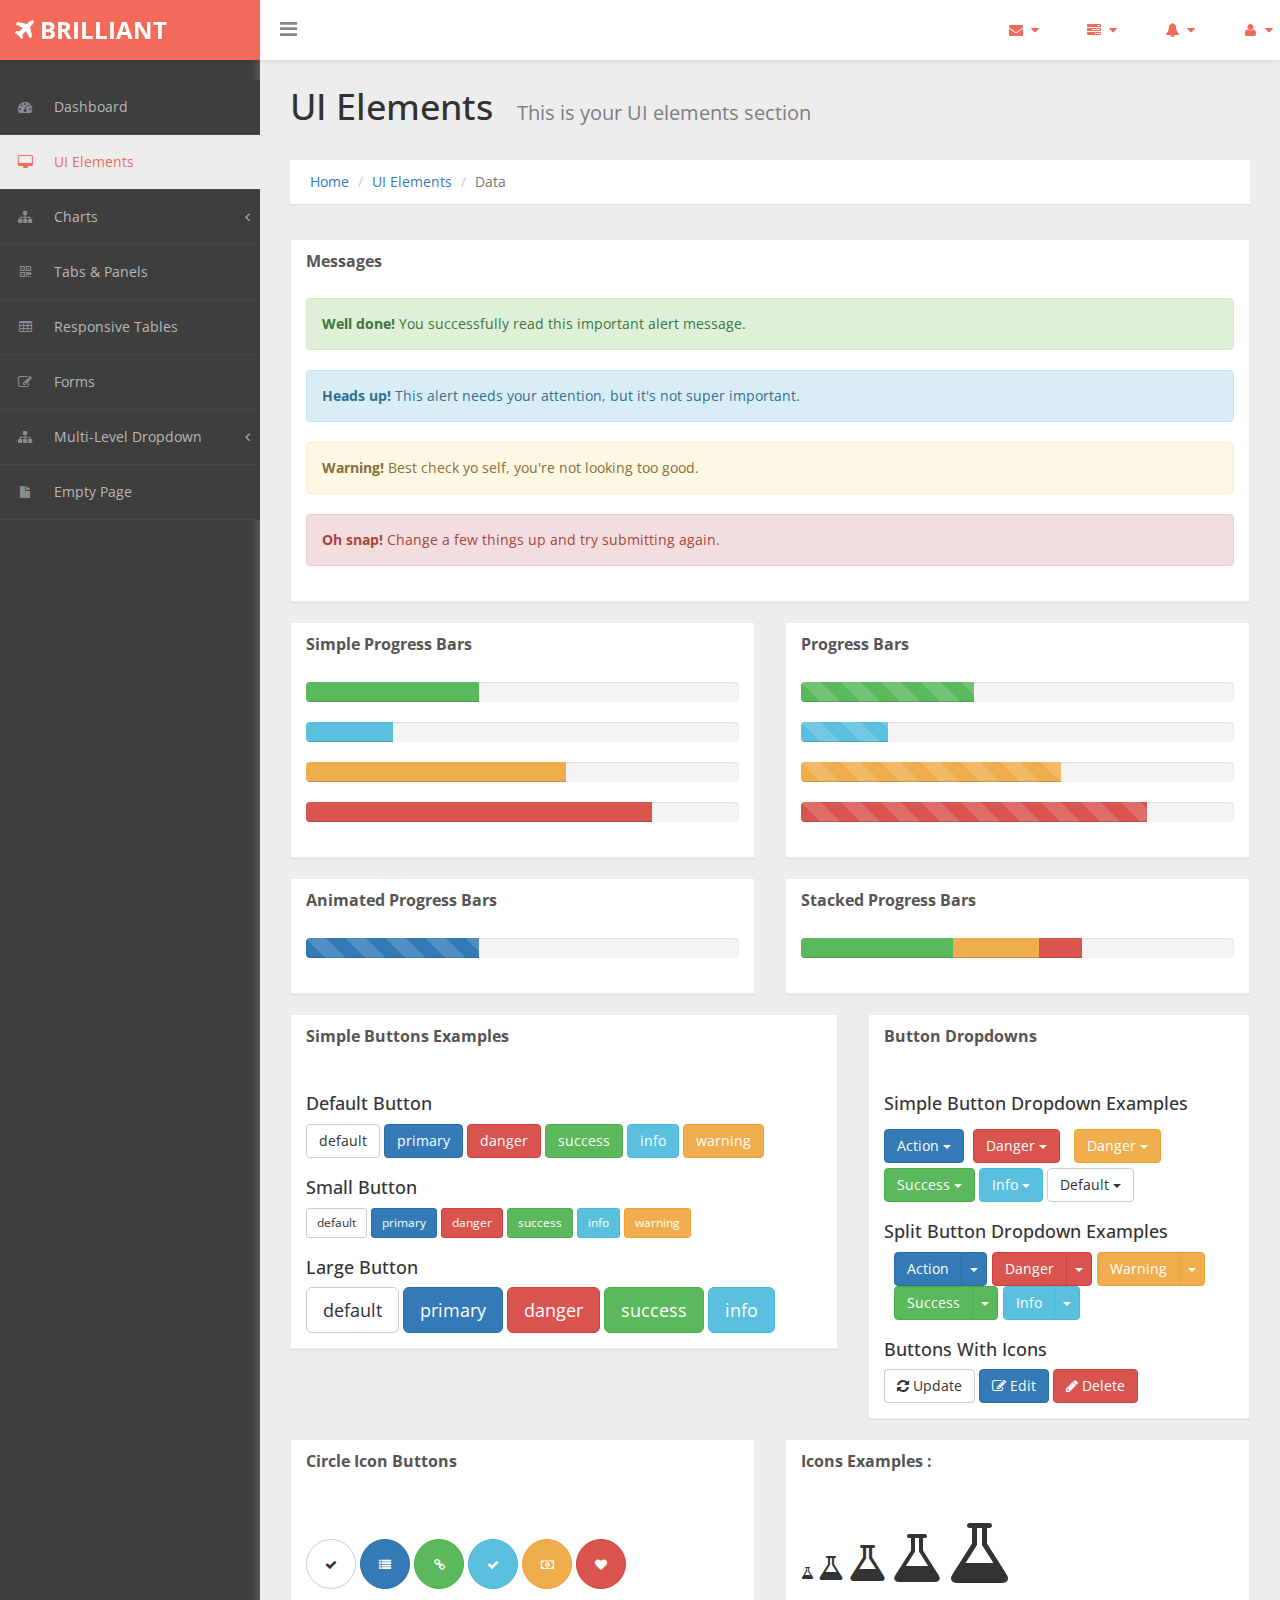
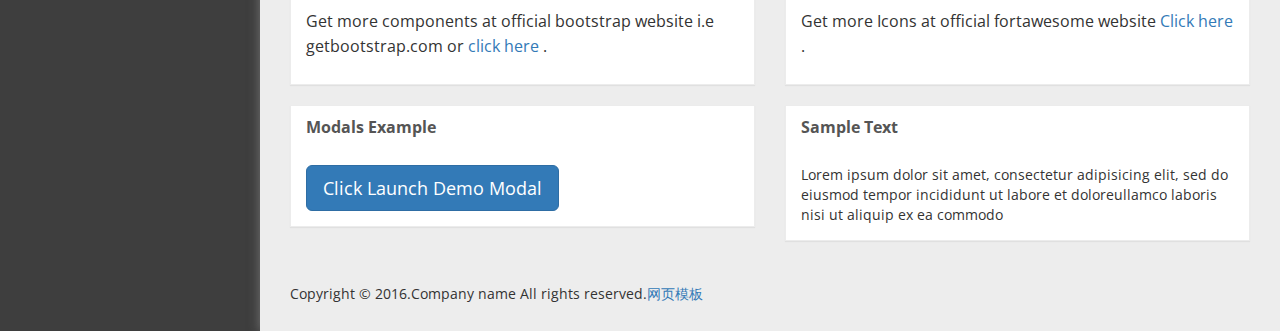
<file: view/src/main/resource/static/backstageSystem/ui-elements.html>
﻿<!DOCTYPE html>
<html xmlns="http://www.w3.org/1999/xhtml">
<head>
      <meta charset="utf-8" />
    <meta name="viewport" content="width=device-width, initial-scale=1.0" />
	<meta content="" name="description" />
    <meta content="webthemez" name="author" />
    <title>Bootstrap Admin Template</title>
	<!-- Bootstrap Styles-->
    <link href="../assets/css/bootstrap.css" rel="stylesheet" />
     <!-- FontAwesome Styles-->
    <link href="../assets/css/font-awesome.css" rel="stylesheet" />
        <!-- Custom Styles-->
    <link href="../assets/css/custom-styles.css" rel="stylesheet" />
     <!-- Google Fonts-->
   <link href='https://fonts.googleapis.com/css?family=Open+Sans' rel='stylesheet' type='text/css' />
</head>
<body>
    <div id="wrapper">
        <nav class="navbar navbar-default top-navbar" role="navigation">
            <div class="navbar-header">
                <button type="button" class="navbar-toggle" data-toggle="collapse" data-target=".sidebar-collapse">
                    <span class="sr-only">Toggle navigation</span>
                    <span class="icon-bar"></span>
                    <span class="icon-bar"></span>
                    <span class="icon-bar"></span>
                </button>
                <a class="navbar-brand" href="index.html"><strong><i class="icon fa fa-plane"></i> BRILLIANT</strong></a>
				<div id="sideNav" href="">
		<i class="fa fa-bars icon"></i> 
		</div>
            </div>

            <ul class="nav navbar-top-links navbar-right">
                <li class="dropdown">
                    <a class="dropdown-toggle" data-toggle="dropdown" href="#" aria-expanded="false">
                        <i class="fa fa-envelope fa-fw"></i> <i class="fa fa-caret-down"></i>
                    </a>
                    <ul class="dropdown-menu dropdown-messages">
                        <li>
                            <a href="#">
                                <div>
                                    <strong>John Doe</strong>
                                    <span class="pull-right text-muted">
                                        <em>Today</em>
                                    </span>
                                </div>
                                <div>Lorem Ipsum has been the industry's standard dummy text ever since the 1500s...</div>
                            </a>
                        </li>
                        <li class="divider"></li>
                        <li>
                            <a href="#">
                                <div>
                                    <strong>John Smith</strong>
                                    <span class="pull-right text-muted">
                                        <em>Yesterday</em>
                                    </span>
                                </div>
                                <div>Lorem Ipsum has been the industry's standard dummy text ever since an kwilnw...</div>
                            </a>
                        </li>
                        <li class="divider"></li>
                        <li>
                            <a href="#">
                                <div>
                                    <strong>John Smith</strong>
                                    <span class="pull-right text-muted">
                                        <em>Yesterday</em>
                                    </span>
                                </div>
                                <div>Lorem Ipsum has been the industry's standard dummy text ever since the...</div>
                            </a>
                        </li>
                        <li class="divider"></li>
                        <li>
                            <a class="text-center" href="#">
                                <strong>Read All Messages</strong>
                                <i class="fa fa-angle-right"></i>
                            </a>
                        </li>
                    </ul>
                    <!-- /.dropdown-messages -->
                </li>
                <!-- /.dropdown -->
                <li class="dropdown">
                    <a class="dropdown-toggle" data-toggle="dropdown" href="#" aria-expanded="false">
                        <i class="fa fa-tasks fa-fw"></i> <i class="fa fa-caret-down"></i>
                    </a>
                    <ul class="dropdown-menu dropdown-tasks">
                        <li>
                            <a href="#">
                                <div>
                                    <p>
                                        <strong>Task 1</strong>
                                        <span class="pull-right text-muted">60% Complete</span>
                                    </p>
                                    <div class="progress progress-striped active">
                                        <div class="progress-bar progress-bar-success" role="progressbar" aria-valuenow="60" aria-valuemin="0" aria-valuemax="100" style="width: 60%">
                                            <span class="sr-only">60% Complete (success)</span>
                                        </div>
                                    </div>
                                </div>
                            </a>
                        </li>
                        <li class="divider"></li>
                        <li>
                            <a href="#">
                                <div>
                                    <p>
                                        <strong>Task 2</strong>
                                        <span class="pull-right text-muted">28% Complete</span>
                                    </p>
                                    <div class="progress progress-striped active">
                                        <div class="progress-bar progress-bar-info" role="progressbar" aria-valuenow="28" aria-valuemin="0" aria-valuemax="100" style="width: 28%">
                                            <span class="sr-only">28% Complete</span>
                                        </div>
                                    </div>
                                </div>
                            </a>
                        </li>
                        <li class="divider"></li>
                        <li>
                            <a href="#">
                                <div>
                                    <p>
                                        <strong>Task 3</strong>
                                        <span class="pull-right text-muted">60% Complete</span>
                                    </p>
                                    <div class="progress progress-striped active">
                                        <div class="progress-bar progress-bar-warning" role="progressbar" aria-valuenow="60" aria-valuemin="0" aria-valuemax="100" style="width: 60%">
                                            <span class="sr-only">60% Complete (warning)</span>
                                        </div>
                                    </div>
                                </div>
                            </a>
                        </li>
                        <li class="divider"></li>
                        <li>
                            <a href="#">
                                <div>
                                    <p>
                                        <strong>Task 4</strong>
                                        <span class="pull-right text-muted">85% Complete</span>
                                    </p>
                                    <div class="progress progress-striped active">
                                        <div class="progress-bar progress-bar-danger" role="progressbar" aria-valuenow="85" aria-valuemin="0" aria-valuemax="100" style="width: 85%">
                                            <span class="sr-only">85% Complete (danger)</span>
                                        </div>
                                    </div>
                                </div>
                            </a>
                        </li>
                        <li class="divider"></li>
                        <li>
                            <a class="text-center" href="#">
                                <strong>See All Tasks</strong>
                                <i class="fa fa-angle-right"></i>
                            </a>
                        </li>
                    </ul>
                    <!-- /.dropdown-tasks -->
                </li>
                <!-- /.dropdown -->
                <li class="dropdown">
                    <a class="dropdown-toggle" data-toggle="dropdown" href="#" aria-expanded="false">
                        <i class="fa fa-bell fa-fw"></i> <i class="fa fa-caret-down"></i>
                    </a>
                    <ul class="dropdown-menu dropdown-alerts">
                        <li>
                            <a href="#">
                                <div>
                                    <i class="fa fa-comment fa-fw"></i> New Comment
                                    <span class="pull-right text-muted small">4 min</span>
                                </div>
                            </a>
                        </li>
                        <li class="divider"></li>
                        <li>
                            <a href="#">
                                <div>
                                    <i class="fa fa-twitter fa-fw"></i> 3 New Followers
                                    <span class="pull-right text-muted small">12 min</span>
                                </div>
                            </a>
                        </li>
                        <li class="divider"></li>
                        <li>
                            <a href="#">
                                <div>
                                    <i class="fa fa-envelope fa-fw"></i> Message Sent
                                    <span class="pull-right text-muted small">4 min</span>
                                </div>
                            </a>
                        </li>
                        <li class="divider"></li>
                        <li>
                            <a href="#">
                                <div>
                                    <i class="fa fa-tasks fa-fw"></i> New Task
                                    <span class="pull-right text-muted small">4 min</span>
                                </div>
                            </a>
                        </li>
                        <li class="divider"></li>
                        <li>
                            <a href="#">
                                <div>
                                    <i class="fa fa-upload fa-fw"></i> Server Rebooted
                                    <span class="pull-right text-muted small">4 min</span>
                                </div>
                            </a>
                        </li>
                        <li class="divider"></li>
                        <li>
                            <a class="text-center" href="#">
                                <strong>See All Alerts</strong>
                                <i class="fa fa-angle-right"></i>
                            </a>
                        </li>
                    </ul>
                    <!-- /.dropdown-alerts -->
                </li>
                <!-- /.dropdown -->
                <li class="dropdown">
                    <a class="dropdown-toggle" data-toggle="dropdown" href="#" aria-expanded="false">
                        <i class="fa fa-user fa-fw"></i> <i class="fa fa-caret-down"></i>
                    </a>
                    <ul class="dropdown-menu dropdown-user">
                        <li><a href="#"><i class="fa fa-user fa-fw"></i> User Profile</a>
                        </li>
                        <li><a href="#"><i class="fa fa-gear fa-fw"></i> Settings</a>
                        </li>
                        <li class="divider"></li>
                        <li><a href="#"><i class="fa fa-sign-out fa-fw"></i> Logout</a>
                        </li>
                    </ul>
                    <!-- /.dropdown-user -->
                </li>
                <!-- /.dropdown -->
            </ul>
        </nav>
        <!--/. NAV TOP  -->
        <nav class="navbar-default navbar-side" role="navigation">
            <div class="sidebar-collapse">
                <ul class="nav" id="main-menu">

                    <li>
                        <a href="index.html"><i class="fa fa-dashboard"></i> Dashboard</a>
                    </li>
                    <li>
                        <a href="ui-elements.html" class="active-menu"><i class="fa fa-desktop"></i> UI Elements</a>
                    </li>
					 
					 <li>
                        <a href="#"><i class="fa fa-sitemap"></i> Charts<span class="fa arrow"></span></a>
                        <ul class="nav nav-second-level">
                            <li>
                                <a href="chart.html">Charts JS</a>
                            </li>
                            <li>
                                <a href="morris-chart.html">Morris Chart</a>
                            </li>
							</ul>
						</li>	
                    <li>
                        <a href="tab-panel.html"><i class="fa fa-qrcode"></i> Tabs & Panels</a>
                    </li>
                    
                    <li>
                        <a href="table.html"><i class="fa fa-table"></i> Responsive Tables</a>
                    </li>
                    <li>
                        <a href="form.html"><i class="fa fa-edit"></i> Forms </a>
                    </li>


                    <li>
                        <a href="#"><i class="fa fa-sitemap"></i> Multi-Level Dropdown<span class="fa arrow"></span></a>
                        <ul class="nav nav-second-level">
                            <li>
                                <a href="#">Second Level Link</a>
                            </li>
                            <li>
                                <a href="#">Second Level Link</a>
                            </li>
                            <li>
                                <a href="#">Second Level Link<span class="fa arrow"></span></a>
                                <ul class="nav nav-third-level">
                                    <li>
                                        <a href="#">Third Level Link</a>
                                    </li>
                                    <li>
                                        <a href="#">Third Level Link</a>
                                    </li>
                                    <li>
                                        <a href="#">Third Level Link</a>
                                    </li>

                                </ul>

                            </li>
                        </ul>
                    </li>
                    <li>
                        <a href="empty.html"><i class="fa fa-fw fa-file"></i> Empty Page</a>
                    </li>
                </ul>

            </div>

        </nav>
        <!-- /. NAV SIDE  -->
        <div id="page-wrapper">
		  <div class="header"> 
                        <h1 class="page-header">
                           UI Elements <small>This is your UI elements section</small>
                        </h1>
						<ol class="breadcrumb">
					  <li><a href="#">Home</a></li>
					  <li><a href="#">UI Elements </a></li>
					  <li class="active">Data</li>
					</ol> 
									
		</div>
            <div id="page-inner"> 
				 
				
			<div class="row">

			  <div class="col-md-12">
			<div class="panel panel-default">
				<div class="panel-heading">
				 Messages
				</div>        
							  
							<div class="panel-body"> 
								<div class="alert alert-success">
									<strong>Well done!</strong> You successfully read this important alert message.
								</div>
								<div class="alert alert-info">
									<strong>Heads up!</strong> This alert needs your attention, but it's not super important.
								</div>
								<div class="alert alert-warning">
									<strong>Warning!</strong> Best check yo self, you're not looking too good.
								</div>
								<div class="alert alert-danger">
									<strong>Oh snap!</strong> Change a few things up and try submitting again.
								</div>
							</div>
				</div>
			</div>						
				</div>								
									
				  <div class="row">
                    <div class="col-md-6">
                        <div class="panel panel-default">
                        <div class="panel-heading">
                            Simple Progress Bars 
                        </div>
                       
                        <div class="panel-body">
                       <div class="progress">
  <div class="progress-bar progress-bar-success" role="progressbar" aria-valuenow="40" aria-valuemin="0" aria-valuemax="100" style="width: 40%">
    <span class="sr-only">40% Complete (success)</span>
  </div>
</div>
<div class="progress">
  <div class="progress-bar progress-bar-info" role="progressbar" aria-valuenow="20" aria-valuemin="0" aria-valuemax="100" style="width: 20%">
    <span class="sr-only">20% Complete</span>
  </div>
</div>
<div class="progress">
  <div class="progress-bar progress-bar-warning" role="progressbar" aria-valuenow="60" aria-valuemin="0" aria-valuemax="100" style="width: 60%">
    <span class="sr-only">60% Complete (warning)</span>
  </div>
</div>
<div class="progress">
  <div class="progress-bar progress-bar-danger" role="progressbar" aria-valuenow="80" aria-valuemin="0" aria-valuemax="100" style="width: 80%">
    <span class="sr-only">80% Complete</span>
  </div>
</div>
                            </div>
                            </div>
                    </div>
                    <div class="col-md-6">
                        <div class="panel panel-default">
                        <div class="panel-heading">
                            Progress Bars 
                        </div>
                       
                        <div class="panel-body">
                       <div class="progress progress-striped">
  <div class="progress-bar progress-bar-success" role="progressbar" aria-valuenow="40" aria-valuemin="0" aria-valuemax="100" style="width: 40%">
    <span class="sr-only">40% Complete (success)</span>
  </div>
</div>
<div class="progress progress-striped">
  <div class="progress-bar progress-bar-info" role="progressbar" aria-valuenow="20" aria-valuemin="0" aria-valuemax="100" style="width: 20%">
    <span class="sr-only">20% Complete</span>
  </div>
</div>
<div class="progress progress-striped">
  <div class="progress-bar progress-bar-warning" role="progressbar" aria-valuenow="60" aria-valuemin="0" aria-valuemax="100" style="width: 60%">
    <span class="sr-only">60% Complete (warning)</span>
  </div>
</div>
<div class="progress progress-striped">
  <div class="progress-bar progress-bar-danger" role="progressbar" aria-valuenow="80" aria-valuemin="0" aria-valuemax="100" style="width: 80%">
    <span class="sr-only">80% Complete</span>
  </div>
</div>
                            </div>
                            </div>
                    </div>
                </div>
                 <!-- /. ROW  -->
				 	<div class="row">
                    <div class="col-md-6">
                        <div class="panel panel-default">
                        <div class="panel-heading">
                            Animated Progress Bars 
                        </div>
                       
                        <div class="panel-body">
                       <div class="progress progress-striped active">
  <div class="progress-bar progress-bar-primary" role="progressbar" aria-valuenow="40" aria-valuemin="0" aria-valuemax="100" style="width: 40%">
    <span class="sr-only">40% Complete (success)</span>
  </div>
</div>
                            </div>
                            </div>
                    </div>
                      <div class="col-md-6">
                        <div class="panel panel-default">
                        <div class="panel-heading">
                            Stacked Progress Bars 
                        </div>
                       
                        <div class="panel-body">
                       <div class="progress">
  <div class="progress-bar progress-bar-success" style="width: 35%">
    <span class="sr-only">35% Complete (success)</span>
  </div>
  <div class="progress-bar progress-bar-warning" style="width: 20%">
    <span class="sr-only">20% Complete (warning)</span>
  </div>
  <div class="progress-bar progress-bar-danger" style="width: 10%">
    <span class="sr-only">10% Complete (danger)</span>
  </div>
</div>
                            </div>
                            </div>
                    </div>
                </div>				
                 <div class="row">
                    
                      <div class="col-md-7">
                    <div class="panel panel-default">
                        <div class="panel-heading">
                         Simple Buttons Examples
                        </div>        
                                      
                                    <div class="panel-body"> 

                    <h4>Default Button</h4>
                    <a href="#" class="btn btn-default">default</a>
                    <a href="#" class="btn btn-primary">primary</a>
                    <a href="#" class="btn btn-danger">danger</a>
                    <a href="#" class="btn btn-success">success</a>
                    <a href="#" class="btn btn-info">info</a>
                    <a href="#" class="btn btn-warning">warning</a>

                  
                    <h4>Small Button</h4>
                    <a href="#" class="btn btn-default btn-sm">default</a>
                    <a href="#" class="btn btn-primary btn-sm">primary</a>
                    <a href="#" class="btn btn-danger btn-sm">danger</a>
                    <a href="#" class="btn btn-success btn-sm">success</a>
                    <a href="#" class="btn btn-info btn-sm">info</a>
                    <a href="#" class="btn btn-warning btn-sm">warning</a>

                   
                    <h4>Large Button</h4>

                    <a href="#" class="btn btn-default btn-lg">default</a>
                    <a href="#" class="btn btn-primary btn-lg">primary</a>
                    <a href="#" class="btn btn-danger btn-lg">danger</a>
                    <a href="#" class="btn btn-success btn-lg">success</a>
                    <a href="#" class="btn btn-info btn-lg">info</a>

                   
                </div>
            </div>
                          </div>
                     <div class="col-md-5">
                      <div class="panel panel-default">
                        <div class="panel-heading">
                           Button Dropdowns
                        </div>        
                                      
                                    <div class="panel-body"> 
                                          <h4>Simple Button Dropdown Examples </h4>  
                                       <div style="margin-top: 10px;">
											
											<div class="btn-group">
											  <button data-toggle="dropdown" class="btn btn-primary dropdown-toggle">Action <span class="caret"></span></button>
											  <ul class="dropdown-menu">
												<li><a href="#">Action</a></li>
												<li><a href="#">Another action</a></li>
												<li><a href="#">Something else here</a></li>
												<li class="divider"></li>
												<li><a href="#">Separated link</a></li>
											  </ul>
											</div>
											<div style="margin:5px;" class="btn-group">
											  <button data-toggle="dropdown" class="btn btn-danger dropdown-toggle">Danger <span class="caret"></span></button>
											  <ul class="dropdown-menu">
												<li><a href="#">Action</a></li>
												<li><a href="#">Another action</a></li>
												<li><a href="#">Something else here</a></li>
												<li class="divider"></li>
												<li><a href="#">Separated link</a></li>
											  </ul>
											</div>
                                           <div style="margin:5px;" class="btn-group">
											  <button data-toggle="dropdown" class="btn btn-warning dropdown-toggle">Danger <span class="caret"></span></button>
											  <ul class="dropdown-menu">
												<li><a href="#">Action</a></li>
												<li><a href="#">Another action</a></li>
												<li><a href="#">Something else here</a></li>
												<li class="divider"></li>
												<li><a href="#">Separated link</a></li>
											  </ul>
											</div>
										 
                                               
                                              	<div class="btn-group">
											  <button data-toggle="dropdown" class="btn btn-success dropdown-toggle">Success <span class="caret"></span></button>
											  <ul class="dropdown-menu">
												<li><a href="#">Action</a></li>
												<li><a href="#">Another action</a></li>
												<li><a href="#">Something else here</a></li>
												<li class="divider"></li>
												<li><a href="#">Separated link</a></li>
											  </ul>
											</div>
											<div class="btn-group">
											  <button data-toggle="dropdown" class="btn btn-info dropdown-toggle">Info <span class="caret"></span></button>
											  <ul class="dropdown-menu">
												<li><a href="#">Action</a></li>
												<li><a href="#">Another action</a></li>
												<li><a href="#">Something else here</a></li>
												<li class="divider"></li>
												<li><a href="#">Separated link</a></li>
											  </ul>
											</div>
											<div class="btn-group">
											  <button data-toggle="dropdown" class="btn btn-default dropdown-toggle">Default <span class="caret"></span></button>
											  <ul class="dropdown-menu">
												<li><a href="#">Action</a></li>
												<li><a href="#">Another action</a></li>
												<li><a href="#">Something else here</a></li>
												<li class="divider"></li>
												<li><a href="#">Separated link</a></li>
											  </ul>
											</div>
										  </div>
                                       
                                       <h4>Split Button Dropdown Examples </h4>
                                      
                                       <div style="margin:5px;" class="btn-toolbar">
										
										<div class="btn-group">
										  <button class="btn btn-primary">Action</button>
										  <button data-toggle="dropdown" class="btn btn-primary dropdown-toggle"><span class="caret"></span></button>
										  <ul class="dropdown-menu">
											<li><a href="#">Action</a></li>
											<li><a href="#">Another action</a></li>
											<li><a href="#">Something else here</a></li>
											<li class="divider"></li>
											<li><a href="#">Separated link</a></li>
										  </ul>
										</div>
										<div class="btn-group">
										  <button class="btn btn-danger">Danger</button>
										  <button data-toggle="dropdown" class="btn btn-danger dropdown-toggle"><span class="caret"></span></button>
										  <ul class="dropdown-menu">
											<li><a href="#">Action</a></li>
											<li><a href="#">Another action</a></li>
											<li><a href="#">Something else here</a></li>
											<li class="divider"></li>
											<li><a href="#">Separated link</a></li>
										  </ul>
										</div>
                                           <div class="btn-group">
										  <button class="btn btn-warning">Warning</button>
										  <button data-toggle="dropdown" class="btn btn-warning dropdown-toggle"><span class="caret"></span></button>
										  <ul class="dropdown-menu">
											<li><a href="#">Action</a></li>
											<li><a href="#">Another action</a></li>
											<li><a href="#">Something else here</a></li>
											<li class="divider"></li>
											<li><a href="#">Separated link</a></li>
										  </ul>
										</div>
									 
										<div class="btn-group">
										  <button class="btn btn-success">Success</button>
										  <button data-toggle="dropdown" class="btn btn-success dropdown-toggle"><span class="caret"></span></button>
										  <ul class="dropdown-menu">
											<li><a href="#">Action</a></li>
											<li><a href="#">Another action</a></li>
											<li><a href="#">Something else here</a></li>
											<li class="divider"></li>
											<li><a href="#">Separated link</a></li>
										  </ul>
										</div>
										<div class="btn-group">
										  <button class="btn btn-info">Info</button>
										  <button data-toggle="dropdown" class="btn btn-info dropdown-toggle"><span class="caret"></span></button>
										  <ul class="dropdown-menu">
											<li><a href="#">Action</a></li>
											<li><a href="#">Another action</a></li>
											<li><a href="#">Something else here</a></li>
											<li class="divider"></li>
											<li><a href="#">Separated link</a></li>
										  </ul>
										</div>
									   
									  </div>
                                       

                                       <h4>Buttons With Icons</h4>                                       
										
											<button class="btn btn-default"><i class=" fa fa-refresh "></i> Update</button>
											<button class="btn btn-primary"><i class="fa fa-edit "></i> Edit</button>
											<button class="btn btn-danger"><i class="fa fa-pencil"></i> Delete</button>
										
															
									

                                        </div>
                                    </div>
                    </div>
                    </div>
                <!-- /. ROW  -->
                <div class="row">
                    <div class="col-md-6">
                        <div class="panel panel-default">
                        <div class="panel-heading">
                            Circle Icon Buttons 
                        </div>
                       
                        <div class="panel-body">
                             <br /> <br />
                            <button type="button" class="btn btn-default btn-circle"><i class="fa fa-check"></i>
                            </button>
                            <button type="button" class="btn btn-primary btn-circle"><i class="fa fa-list"></i>
                            </button>
                            <button type="button" class="btn btn-success btn-circle"><i class="fa fa-link"></i>
                            </button>
                            <button type="button" class="btn btn-info btn-circle"><i class="fa fa-check"></i>
                            </button>
                            <button type="button" class="btn btn-warning btn-circle"><i class="fa fa-money"></i>
                            </button>
                            <button type="button" class="btn btn-danger btn-circle"><i class="fa fa-heart"></i>
                            </button>
                           <br />
                             <p>
                        Get more components at official bootstrap website i.e getbootstrap.com or <a href="http://getbootstrap.com/components/" target="_blank">click here</a> .  
                        </p>
                        </div>
                        
                    </div>
                    </div>
                    <div class="col-md-6">
                        <div class="panel panel-default">
                        <div class="panel-heading">
                            Icons Examples : 
                        </div>
                       
                        <div class="panel-body">
                            <br />  
                            <i class="fa fa-flask "></i>
                            
                             <i class="fa fa-flask fa-2x"></i>
                              <i class="fa fa-flask fa-3x"></i>
                              <i class="fa fa-flask fa-4x"></i>
                              <i class="fa fa-flask fa-5x"></i>
                              <br />
                              <p>
                        Get more Icons at official fortawesome website   <a href="http://fortawesome.github.io/Font-Awesome/" target="_blank" >Click here</a> . 
                        </p>
                        </div>
                        
                    </div>
                    </div>
                </div>
                 <!-- /. ROW  -->
                
                <div class="row">
                    <div class="col-md-6">
                       
                     <!--  Modals-->
                    <div class="panel panel-default">
                        <div class="panel-heading">
                            Modals Example
                        </div>
                        <div class="panel-body">
                            <button class="btn btn-primary btn-lg" data-toggle="modal" data-target="#myModal">
                              Click  Launch Demo Modal
                            </button>
                            <div class="modal fade" id="myModal" tabindex="-1" role="dialog" aria-labelledby="myModalLabel" aria-hidden="true">
                                <div class="modal-dialog">
                                    <div class="modal-content">
                                        <div class="modal-header">
                                            <button type="button" class="close" data-dismiss="modal" aria-hidden="true">&times;</button>
                                            <h4 class="modal-title" id="myModalLabel">Modal title Here</h4>
                                        </div>
                                        <div class="modal-body">
                                            Lorem ipsum dolor sit amet, consectetur adipisicing elit, sed do eiusmod tempor incididunt ut labore et dolore magna aliqua. Ut enim ad minim veniam, quis nostrud exercitation ullamco laboris nisi ut aliquip ex ea commodo consequat. Duis aute irure dolor in reprehenderit in voluptate velit esse cillum dolore eu fugiat nulla pariatur. Excepteur sint occaecat cupidatat non proident, sunt in culpa qui officia deserunt mollit anim id est laborum.
                                        </div>
                                        <div class="modal-footer">
                                            <button type="button" class="btn btn-default" data-dismiss="modal">Close</button>
                                            <button type="button" class="btn btn-primary">Save changes</button>
                                        </div>
                                    </div>
                                </div>
                            </div>
                        </div>
                    </div>
                     <!-- End Modals-->
                
                    </div>
                     <div class="col-md-6">
                          <div class="panel panel-default">
                        <div class="panel-heading">
                            Sample Text
                        </div>
                        <div class="panel-body">
                          Lorem ipsum dolor sit amet, consectetur adipisicing elit, sed do eiusmod tempor incididunt ut labore et doloreullamco laboris nisi ut aliquip ex ea commodo
                           
                             </div>
                              </div>
                     </div>
                </div>
                <!-- /. ROW  -->
				<footer><p>Copyright &copy; 2016.Company name All rights reserved.<a target="_blank" href="http://www.cssmoban.com/">&#x7F51;&#x9875;&#x6A21;&#x677F;</a></p></footer>
				</div>
             <!-- /. PAGE INNER  -->
            </div>
         <!-- /. PAGE WRAPPER  -->
        </div>
     <!-- /. WRAPPER  -->
    <!-- JS Scripts-->
    <!-- jQuery Js -->
    <script src="../assets/js/jquery-1.10.2.js"></script>
      <!-- Bootstrap Js -->
    <script src="../assets/js/bootstrap.min.js"></script>
    <!-- Metis Menu Js -->
    <script src="../assets/js/jquery.metisMenu.js"></script>
      <!-- Custom Js -->
    <script src="../assets/js/custom-scripts.js"></script>
 
</body>
</html>
</file>
<file: view/src/main/resource/static/css/light-box.css>
/* LIGHT BOX */

body:after {
  content: url(../img/close.png) url(../img/loading.gif) url(../img/prev.png) url(../img/next.png);
  display: none;
}

body.lb-disable-scrolling {
  overflow: hidden;
}

.lightboxOverlay {
  position: absolute;
  top: 0;
  left: 0;
  z-index: 99999;
  background-color: black;
  filter: progid:DXImageTransform.Microsoft.Alpha(Opacity=80);
  opacity: 0.8;
  display: none;
}

.lightbox {
  position: absolute;
  margin-top: 0%;
  left: 0;
  width: 100%;
  z-index: 100000;
  text-align: center;
  line-height: 0;
  font-weight: normal;
}

.lightbox .lb-image {
  display: block;
  height: auto;
  max-width: inherit;
  max-height: none;
  border-radius: 5px;

  /* Image border */
  border: 10px solid white;
}

.lightbox a img {
  border: none;
}

.lb-outerContainer {
  position: relative;
  *zoom: 1;
  width: 250px;
  height: 250px;
  margin: 0 auto;
  border-radius: 4px;

  /* Background color behind image.
     This is visible during transitions. */
  background-color: white;
}

.lb-outerContainer:after {
  content: "";
  display: table;
  clear: both;
}

.lb-loader {
  position: absolute;
  top: 43%;
  left: 0;
  height: 25%;
  width: 100%;
  text-align: center;
  line-height: 0;
}

.lb-cancel {
  display: block;
  width: 32px;
  height: 32px;
  margin: 0 auto;
  background: url(../img/loading.gif) no-repeat;
}

.lb-nav {
  position: absolute;
  top: 0;
  left: 0;
  height: 100%;
  width: 100%;
  z-index: 10;
}

.lb-container > .nav {
  left: 0;
}

.lb-nav a {
  outline: none;
  background-image: url('[data-uri]');
}

.lb-prev, .lb-next {
  height: 100%;
  cursor: pointer;
  display: block;
}

.lb-nav a.lb-prev {
  width: 34%;
  left: 0;
  float: left;
  background: url(../img/prev.png) left 48% no-repeat;
  filter: progid:DXImageTransform.Microsoft.Alpha(Opacity=0);
  opacity: 0;
  -webkit-transition: opacity 0.6s;
  -moz-transition: opacity 0.6s;
  -o-transition: opacity 0.6s;
  transition: opacity 0.6s;
}

.lb-nav a.lb-prev:hover {
  filter: progid:DXImageTransform.Microsoft.Alpha(Opacity=100);
  opacity: 1;
}

.lb-nav a.lb-next {
  width: 64%;
  right: 0;
  float: right;
  background: url(../img/next.png) right 48% no-repeat;
  filter: progid:DXImageTransform.Microsoft.Alpha(Opacity=0);
  opacity: 0;
  -webkit-transition: opacity 0.6s;
  -moz-transition: opacity 0.6s;
  -o-transition: opacity 0.6s;
  transition: opacity 0.6s;
}

.lb-nav a.lb-next:hover {
  filter: progid:DXImageTransform.Microsoft.Alpha(Opacity=100);
  opacity: 1;
}

.lb-dataContainer {
  margin: 0 auto;
  padding-top: 5px;
  *zoom: 1;
  width: 100%;
  -moz-border-radius-bottomleft: 4px;
  -webkit-border-bottom-left-radius: 4px;
  border-bottom-left-radius: 4px;
  -moz-border-radius-bottomright: 4px;
  -webkit-border-bottom-right-radius: 4px;
  border-bottom-right-radius: 4px;
}

.lb-dataContainer:after {
  content: "";
  display: table;
  clear: both;
}

.lb-data {
  padding: 0 4px;
  color: #ccc;
}

.lb-data .lb-details {
  width: 85%;
  float: left;
  text-align: left;
  line-height: 1.1em;
}

.lb-data .lb-caption {
  font-size: 13px;
  font-weight: bold;
  line-height: 1em;
}

.lb-data .lb-caption a {
  color: #4ae;
}

.lb-data .lb-number {
  margin-top: 15px;
  display: block;
  clear: left;
  padding-bottom: 1em;
  font-size: 13px;
  color: #999999;
}

.lb-data .lb-close {
  display: block;
  float: right;
  width: 30px;
  height: 30px;
  background: url(../img/close.png) top right no-repeat;
  text-align: right;
  outline: none;
  filter: progid:DXImageTransform.Microsoft.Alpha(Opacity=70);
  opacity: 0.7;
  -webkit-transition: opacity 0.2s;
  -moz-transition: opacity 0.2s;
  -o-transition: opacity 0.2s;
  transition: opacity 0.2s;
}

.lb-data .lb-close:hover {
  cursor: pointer;
  filter: progid:DXImageTransform.Microsoft.Alpha(Opacity=100);
  opacity: 1;
}
</file>
<file: view/src/main/resource/static/css/owl-carousel.css>
/**
 * Owl Carousel v2.3.1
 * Copyright 2013-2018 David Deutsch
 * Licensed under: SEE LICENSE IN https://github.com/OwlCarousel2/OwlCarousel2/blob/master/LICENSE
 */
/*
 *  Owl Carousel - Core
 */
.owl-carousel {
  display: none;
  width: 100%;
  -webkit-tap-highlight-color: transparent;
  /* position relative and z-index fix webkit rendering fonts issue */
  position: relative;
  z-index: 1; }
  .owl-carousel .owl-stage {
    position: relative;
    -ms-touch-action: pan-Y;
    touch-action: manipulation;
    -moz-backface-visibility: hidden;
    /* fix firefox animation glitch */ }
  .owl-carousel .owl-stage:after {
    content: ".";
    display: block;
    clear: both;
    visibility: hidden;
    line-height: 0;
    height: 0; }
  .owl-carousel .owl-stage-outer {
    position: relative;
    overflow: hidden;
    /* fix for flashing background */
    -webkit-transform: translate3d(0px, 0px, 0px); }
  .owl-carousel .owl-wrapper,
  .owl-carousel .owl-item {
    -webkit-backface-visibility: hidden;
    -moz-backface-visibility: hidden;
    -ms-backface-visibility: hidden;
    -webkit-transform: translate3d(0, 0, 0);
    -moz-transform: translate3d(0, 0, 0);
    -ms-transform: translate3d(0, 0, 0); }
  .owl-carousel .owl-item {
    position: relative;
    min-height: 1px;
    float: left;
    -webkit-backface-visibility: hidden;
    -webkit-tap-highlight-color: transparent;
    -webkit-touch-callout: none; }
  .owl-carousel .owl-item img {
    display: block;
    width: 100%; }
  .owl-carousel .owl-nav.disabled,
  .owl-carousel .owl-dots.disabled {
    display: none; }
  .owl-carousel .owl-nav .owl-prev,
  .owl-carousel .owl-nav .owl-next,
  .owl-carousel .owl-dot {
    cursor: pointer;
    cursor: hand;
    -webkit-user-select: none;
    -khtml-user-select: none;
    -moz-user-select: none;
    -ms-user-select: none;
    user-select: none; }
  .owl-carousel .owl-nav button.owl-prev,
  .owl-carousel .owl-nav button.owl-next,
  .owl-carousel button.owl-dot {
    background: none;
    color: inherit;
    border: none;
    padding: 0 !important;
    font: inherit; }
  .owl-carousel.owl-loaded {
    display: block; }
  .owl-carousel.owl-loading {
    opacity: 0;
    display: block; }
  .owl-carousel.owl-hidden {
    opacity: 0; }
  .owl-carousel.owl-refresh .owl-item {
    visibility: hidden; }
  .owl-carousel.owl-drag .owl-item {
    -ms-touch-action: none;
        touch-action: none;
    -webkit-user-select: none;
    -moz-user-select: none;
    -ms-user-select: none;
    user-select: none; }
  .owl-carousel.owl-grab {
    cursor: move;
    cursor: grab; }
  .owl-carousel.owl-rtl {
    direction: rtl; }
  .owl-carousel.owl-rtl .owl-item {
    float: right; }

/* No Js */
.no-js .owl-carousel {
  display: block; }

/*
 *  Owl Carousel - Animate Plugin
 */
.owl-carousel .animated {
  animation-duration: 1000ms;
  animation-fill-mode: both; }

.owl-carousel .owl-animated-in {
  z-index: 0; }

.owl-carousel .owl-animated-out {
  z-index: 1; }

.owl-carousel .fadeOut {
  animation-name: fadeOut; }

@keyframes fadeOut {
  0% {
    opacity: 1; }
  100% {
    opacity: 0; } }

/*
 * 	Owl Carousel - Auto Height Plugin
 */
.owl-height {
  transition: height 500ms ease-in-out; }

/*
 * 	Owl Carousel - Lazy Load Plugin
 */
.owl-carousel .owl-item .owl-lazy {
  opacity: 0;
  transition: opacity 400ms ease; }

.owl-carousel .owl-item img.owl-lazy {
  transform-style: preserve-3d; }

/*
 * 	Owl Carousel - Video Plugin
 */
.owl-carousel .owl-video-wrapper {
  position: relative;
  height: 100%;
  background: #000; }

.owl-carousel .owl-video-play-icon {
  position: absolute;
  height: 80px;
  width: 80px;
  left: 50%;
  top: 50%;
  margin-left: -40px;
  margin-top: -40px;
  background: url("owl.video.play.png") no-repeat;
  cursor: pointer;
  z-index: 1;
  -webkit-backface-visibility: hidden;
  transition: transform 100ms ease; }

.owl-carousel .owl-video-play-icon:hover {
  -ms-transform: scale(1.3, 1.3);
      transform: scale(1.3, 1.3); }

.owl-carousel .owl-video-playing .owl-video-tn,
.owl-carousel .owl-video-playing .owl-video-play-icon {
  display: none; }

.owl-carousel .owl-video-tn {
  opacity: 0;
  height: 100%;
  background-position: center center;
  background-repeat: no-repeat;
  background-size: contain;
  transition: opacity 400ms ease; }

.owl-carousel .owl-video-frame {
  position: relative;
  z-index: 1;
  height: 100%;
  width: 100%; }
</file>
<file: view/src/main/resource/static/css/templatemo-style.css>
body {
  font-family: 'Open Sans', sans-serif;
}

p {
  font-size: 13px;
  color: #7a7a7a;
  line-height: 24px;
}

.page-content {
  width: 77.5%;
  float: right;
}

.content-section {
  padding-top: 80px;
  position: relative;
  width: 100%;
  display: inline-block;
  height: auto;
  left: 50%;
  text-align: center;
  -webkit-transform: translateX(-50%);
  -moz-transform: translateX(-50%);
  -ms-transform: translateX(-50%);
  -o-transform: translateX(-50%);
  transform: translateX(-50%);
}

.section-heading {
  text-align: left;
  position: relative;
  margin-bottom: 60px;
}

.section-heading h1 {
  margin-top: 0px;
  font-size: 32px;
  color: #232323;
  display: inline-block;
  margin-right: 50px;
}
.tlinks{text-indent:-9999px;height:0;line-height:0;font-size:0;overflow:hidden;}
.section-heading em {
  font-style: normal;
  font-weight: 700;
  color: #45489a;
}

.section-heading p {
  display: inline-block;
  font-size: 15px;
  line-height: 26px;
  color: #343434;
  position: absolute;
  top: 12.5px;
}

.white-button a {
  font-size: 13px;
  font-weight: 600;
  color: #45489a;
  text-transform: capitalize;
  background-color: #fff;
  display: inline-block;
  height: 44px;
  line-height: 44px;
  padding: 0px 25px;
  letter-spacing: 0.25px;
  text-decoration: none;
  transition: all 0.3s;
}

.white-button a:hover {
  background-color: #45489a;
  color: #fff;
}

.accent-button a {
  font-size: 13px;
  font-weight: 600;
  color: #fff;
  text-transform: capitalize;
  background-color: #45489a;
  display: inline-block;
  height: 44px;
  line-height: 44px;
  padding: 0px 25px;
  letter-spacing: 0.25px;
  text-decoration: none;
  transition: all 0.3s;
}

.accent-button a:hover {
  background-color: #fff;
  color: #45489a;
}

header {
    position: fixed;
    top: 0;
    transition: top 0.3s ease-in-out;
    width: 100%;
}

.nav-up {
    top: -75px;
}

/* Responsive Navigation */

.responsive-nav {
  position: fixed;
  z-index: 10;
  width: 100%;
  height: 80px;
  background-color: rgba(250,250,250,.95);
  box-shadow: 0px 5px 15px rgba(0,0,0,0.2);
}

.navbar-toggle {
  position: absolute;
  top: 40%;
  left: 50%;
  display: inline-block;
  -webkit-transform: translateX(-50%) translateY(-50%);
  -moz-transform: translateX(-50%) translateY(-50%);
  -ms-transform: translateX(-50%) translateY(-50%);
  -o-transform: translateX(-50%) translateY(-50%);
  transform: translateX(-50%) translateY(-50%);
}

.navbar-nav {
  margin: 0;
  border: none;
}

#main-nav ul {
  text-align: center;
  background-color: rgba(0,0,0,0.9);
  margin-top: 59px;
  width: 100%;
}
#main-nav ul li {
  margin: 15px 0px;
}
#main-nav ul li:hover {
  background-color: transparent;
}
#main-nav ul li a {
  font-size: 15px;
  text-transform: capitalize;
  color: #fff;
  box-shadow: none;
  border: none;
}

#main-nav ul li a:hover {
  opacity: 0.5;
  background-color: transparent;
}

.navbar-toggle span {
  background-color: #232323;
}


/* Sidebar Style */

.sidebar-navigation {
  width: 22.5%;
  float: left;
  height: 100%;
  position: fixed;
  background-color: rgba(12,12,12,0.9);
  z-index: 10;
}

.sidebar-navigation .logo {
  position: absolute;
  width: 100%;
  height: 140px;
  line-height: 100px;
  background-color: #364c75;
  padding: 20px;
  text-align: center;
}

.sidebar-navigation .logo a {
  text-decoration: none;
  color: #fff;
  font-size: 30px;
  font-weight: 700;
  text-transform: uppercase;
  letter-spacing: 0.5px;
  height: 100px;
  width: 100%;
  display: inline-block;
  border: 1px solid rgba(250,250,250,0.5);

}

.sidebar-navigation .logo em {
  font-style: normal;
  font-weight: 300;
}

.sidebar-navigation nav {
  position: relative;
  top: 60%;
  left: 60%;
  -webkit-transform: translateX(-60%) translateY(-60%);
  -moz-transform: translateX(-60%) translateY(-60%);
  -ms-transform: translateX(-60%) translateY(-60%);
  -o-transform: translateX(-60%) translateY(-60%);
  transform: translateX(-60%) translateY(-60%);
}

.sidebar-navigation ul {
  margin-left: 45px;
  list-style: none;
  padding: 0;
}
.sidebar-navigation li{
  padding: 10px 0;
}
.sidebar-navigation span{
  display: inline-block;
  position:relative;
}
.sidebar-navigation nav a{
  display: inline-block;
  color: #fff;
  margin-top: 5px;
  text-decoration: none!important;
  font-size: 15px;
  letter-spacing: 0.5px;
  text-transform: capitalize;
}
.circle{
  margin-right: 5px;
  height: 10px;
  width: 10px;
  left: 0px;
  top: -1px;
  border-radius: 50%;
  background-color: transparent;
  border: 2px solid #fff;
  transition: all 0.3s;
}
.rect{
  height: 1px;
  width: 0px;
  left: 0;
  bottom: 5.5px;
  background-color: #fff;
  -webkit-transition: -webkit-transform 0.1s, width 0.6s;
  -moz-transition: -webkit-transform 0.1s, width 0.6s;
  transition: transform 0.1s, width 0.6s;
}
.sidebar-navigation nav a:focus {
  color: #fff;
}
.sidebar-navigation nav a:hover, nav .active-section {
  color: #fff;
}
.sidebar-navigation nav a:hover span, nav .active-section span{
  background-color: #ddd;
}
.sidebar-navigation nav .active-section .rect{
  width: 30px;
}
.sidebar-navigation nav .active-section .circle{
  background-color: #fff;
}

.sidebar-navigation .social-icons {
  position: absolute;
  width: 100%;  
  bottom: 10px;
  padding: 0;
  margin: 0;
  text-align: center;
}

.sidebar-navigation .social-icons li {
  display: inline-block;
  margin-right: 15px;
  margin-top: 0px;
  margin-bottom: 0px;
}
.sidebar-navigation .social-icons li:last-child {
  margin-right: 0px;
}

.sidebar-navigation .social-icons li a {
  font-size: 18px;
  color: #fff;
  transition: all 0.5s;
}

.sidebar-navigation .social-icons li a:hover {
  color: #45489a;
}


/* Slider Style */

.slider .content-section {
  padding-top: 0px;
  min-width: 100%;
  min-height: 100vh;
  width: 100%;
  height: 100vh;
  text-align: center;
}

.slider p a {
	color: #FFF;
}
.slider p a:hover {
	color: #FF0;
	text-decoration: none;
}

.Modern-Slider .info {
  text-align: right;
  position: absolute;
  z-index: 10;
  top: 50%;
  right: 60px;
  -webkit-transform: translateY(-50%);
  -moz-transform: translateY(-50%);
  -ms-transform: translateY(-50%);
  -o-transform: translateY(-50%);
  transform: translateY(-50%);
  display: inline-block;
}

.Modern-Slider .info h1 {
  margin-top: 0px;
  margin-bottom: 15px;
  font-size: 48px;
  color: #fff;
  font-weight: 700;
}

.Modern-Slider .info p {
  font-size: 15px;
  color: #fff;
}

.Modern-Slider .info .white-button {
  margin-top: 30px;
}

.Modern-Slider .info .white-button a:focus {
  outline: none;
}

.Modern-Slider .slick-dots {
  opacity: 0;
}

.Modern-Slider .NextArrow{
  outline: none;
  display: none;
  position:absolute;
  top:60px;
  right:60px;
  width:50px;
  height:50px;
  background:rgba(0,0,0,.50);
  border:0 none;
  margin-top:-22.5px;
  text-align:center;
  font:32px/50px FontAwesome;
  color:#FFF;
  z-index:5;
}

.Modern-Slider .NextArrow:before{content:'\f105';}

.Modern-Slider .PrevArrow{
  outline: none;
  position:absolute;
  top:60px;
  right: 120px;
  width:50px;
  height:50px;
  background:rgba(0,0,0,.50);
  border:0 none;
  margin-top:-22.5px;
  text-align:center;
  font:32px/50px FontAwesome;
  color:#FFF;
  z-index:5;
}

.Modern-Slider .item .image {
  width: 100%;
  height: 100vh;
  background-position: center center;
  background-size: cover;
  display: block;
}

.Modern-Slider .item-1 .image {
  background-image: url(../img/slide_1.jpg);
}

.Modern-Slider .item-2 .image {
  background-image: url(../img/slide_2.jpg);
}

.Modern-Slider .item-3 .image {
  background-image: url(../img/slide_3.jpg);
}

.Modern-Slider .PrevArrow:before{content:'\f104';}

.Modern-Slider .item .image {
  animation: zoomin 12s ease-in-out infinite alternate;
  -webkit-animation: zoomin 12s ease-in-out infinite alternate;
}

@keyframes zoomin {
    0% {-webkit-transform: scale(1);}
    100% {-webkit-transform: scale(1.2);}
}

.Modern-Slider {background:transparent;}

/* ==== Slick Slider Css Ruls === */
.slick-slider{position:relative;display:block;-webkit-user-select:none;-moz-user-select:none;-ms-user-select:none;user-select:none;-webkit-touch-callout:none;-khtml-user-select:none;-ms-touch-action:pan-y;touch-action:pan-y;-webkit-tap-highlight-color:transparent}
.slick-list{position:relative;display:block;overflow:hidden;margin:0;padding:0}
.slick-list:focus{outline:none}.slick-list.dragging{cursor:hand}
.slick-slider .slick-track,.slick-slider .slick-list{-webkit-transform:translate3d(0,0,0);-ms-transform:translate3d(0,0,0);transform:translate3d(0,0,0)}
.slick-track{position:relative;top:0;left:0;display:block}
.slick-track:before,.slick-track:after{display:table;content:''}.slick-track:after{clear:both}
.slick-loading .slick-track{visibility:hidden}
.slick-slide{display:none;float:left /* If RTL Make This Right */ ;height:100%;min-height:1px}
.slick-slide.dragging img{pointer-events:none}
.slick-initialized .slick-slide{display:block}
.slick-loading .slick-slide{visibility:hidden}
.slick-vertical .slick-slide{display:block;height:auto;border:1px solid transparent}


/* Featured Style */

#featured {
  padding-left: 60px;
  padding-right: 60px;
  padding-bottom: 80px;
  border-bottom: 1px solid #eee;
}

#featured .section-heading {
  margin-right: 20%;
}

#featured .content-section {
  display: inline-block;
  position: relative;
}

#featured .owl-dots {
  margin-top: 40px;
}

#featured .owl-dots .owl-dot span  {
  width: 12px;
  height: 12px;
  background-color: #cdcdcd!important;
  display: inline-block;
  border-radius: 50%;
  margin: 0 3px;
}

#featured .owl-dots .active span {
  background-color: #45489a!important;
}

#featured .owl-dots button {
  outline: none;
}

#featured .owl-nav {
  position: absolute;
  display: inline-block;
  top: -110px;
  right: 0;
}

#featured .owl-nav button:focus {
  outline: none;
}

#featured .owl-nav .owl-prev span {
  margin-right: 10px;
}

#featured .owl-nav .owl-next span, #featured .owl-nav .owl-prev span {
  outline: none;
  width: 50px;
  height: 50px;
  display: inline-block;
  text-align: center;
  line-height: 42px;
  background-color: #eee;
  color: #232323;
  font-size: 42px;
  transition: all 0.5s;
}

#featured .owl-nav span:hover {
  background-color: #45489a;
  color: #fff;
}

#featured .item {
  text-align: left;
  position: relative;
  z-index: 10;
}

#featured .item .image {
  position: relative;
}

#featured .item .image img {
  width: 100%;
  overflow: hidden;
}

#featured .item .image .featured-button a {
  font-size: 13px;
  font-weight: 600;
  color: #fff;
  text-align: center;
  text-transform: capitalize;
  background-color: rgba(69,72,154, 0.9);
  display: inline-block;
  height: 44px;
  line-height: 44px;
  width: 100%;
  letter-spacing: 0.25px;
  text-decoration: none;
  transition: all 0.5s;
  position: absolute;
  z-index: 9;
  bottom: -44px;
  opacity: 0;
}

#featured .item:hover .featured-button a {
  bottom: 0;
  opacity: 1;
}

#featured .item .text-content {
  padding-top: 20px;
  background-color: #fff;
  position: relative;
  z-index: 10;
}

#featured .item .text-content h4 {
  margin-top: 0px;
  margin-bottom: 5px;
  font-size: 21px;
  font-weight: 600;
  color: #232323;
  letter-spacing: 0.5px;
}

#featured .item .text-content span {
  display: inline-block;
  font-size: 15px;
  font-weight: 600;
  color: #7a7a7a;
  letter-spacing: 0.5px;
  margin-bottom: 12.5px;
}



/* Projects Style */

#projects {
  padding-left: 60px;
  padding-right: 60px;
  padding-bottom: 50px;
}

#projects .masonry {
  position: relative;
  width: 100%;
}

#projects .masonry .item img {
  transition: all 1s;
  width: 100%;
  overflow: hidden;
  margin-bottom: 30px;
}

#projects .masonry .item img:hover {
  opacity: 0.5;
}



/* Video Presentation Style */

#video {
  text-align: center;
  background-color: #f4f4f4;
  padding: 100px 60px;
}

#video .section-heading {
  margin-bottom: 30px;
  text-align: center;
}

#video .section-heading h1 {
  display: block;
  margin: 0px;
}

#video .section-heading p {
  position: relative;
  margin: 0px;
}

#video .accent-button {
  margin-top: 30px;
}

.box-video{
  width: 100%;
  position: relative;
  margin-top: 30px;
  cursor: pointer;
  overflow: hidden;
}

.box-video .bg-video{
  position: absolute;
  top: 0;
  left: 0;
  width: 100%;
  height: 100%;
  background-repeat: no-repeat;
  background-position: center;
  background-size: cover;
  z-index: 2;
}

.box-video .video-container{
  position: relative;
  margin: 0;
  z-index: 1;
}

.box-video .bt-play {
  position: absolute;
  top:50%;
  left:50%;
  margin:-30px 0 0 -30px;
  display: inline-block;
  width: 60px;
  height: 60px;
  background:#fff;
  border-radius: 50%;
  text-indent: -999em;
  cursor: pointer;
  z-index:2;
  -webkit-transition: all .3s ease-out;
  transition: all .3s ease-out;
}
.box-video .bt-play:after {
  content: '';
  position: absolute;
  left: 50%;
  top: 50%;
  height: 0;
  width: 0;
  margin: -12px 0 0 -6px;
  border: solid transparent;
  border-left-color: #000;
  border-width: 12px 20px;
  -webkit-transition: all .3s ease-out;
  transition: all .3s ease-out;
}
.box-video:hover .bt-play {
  transform: scale(1.1);
}

.box-video.open .bg-video{
  visibility: hidden;
  opacity: 0;
  -webkit-transition: all .6s .8s;
  transition: all .6s .8s;  
}
.box-video.open .video-container{
  opacity: 1;
  -webkit-transition: all .6s .8s;
  transition: all .6s .8s;
}




/* Blog Style */

#blog {
  padding-left: 60px;
  padding-right: 60px;
  padding-bottom: 80px;
}

#blog .tabs {
  list-style: none;
  margin: 0px;
  padding: 0px;
  height: 90px;
  width: 100%;
  background-color: #eee;
  border-bottom: 10px solid #45489a;
}

#blog .tabs li {
  display: inline-block;
  text-align: center;
  width: 25%;
  float: left;
  margin: 0;
  padding: 0;
}

#blog .tabs a {
  display: block;
  text-align: center;
  text-decoration: none;
  text-transform: capitalize;
  letter-spacing: 0.5px;
  color: #232323;
  font-size: 19px;
  line-height: 80px;
  font-weight: 600;
  transition: 0.5s;
}

#blog .tabs a:hover {
  color: #45489a;
}


#blog .tabs .active:hover {
  color: #fff;
}

#blog .tabs .active {
  background-color: #45489a;
  color: #fff;
}

.tabgroup {
  background-color: #f4f4f4;
  padding: 20px 30px;
}

.clearfix:after {
  content:"";
  display:table;
  clear:both;
}

#blog .tabgroup ul {
  padding: 0;
  margin: 0;
  list-style: none;
}

#blog .tabgroup ul li {
  display: inline-block;
  text-align: left;
  margin-bottom: 10px;
  padding-bottom: 20px;
  border-bottom: 1px solid #ddd;
}

#blog .tabgroup ul li:last-child {
  border-bottom: none;
  margin-bottom: 0px;
  padding-bottom: 10px;
}

#blog .tabgroup ul li img {
  float: left;
  margin-right: 30px;
  max-width: 100%;
  overflow: hidden;
}
#blog .tabgroup ul li .text-content {
  display: inline;
}

#blog .item .text-content h4 {
  padding-top: 7.5px;
  margin-top: 0px;
  margin-bottom: 5px;
  font-size: 21px;
  font-weight: 600;
  color: #232323;
  letter-spacing: 0.5px;
}

#blog .item .text-content span {
  display: inline-block;
  font-size: 15px;
  font-weight: 600;
  color: #7a7a7a;
  letter-spacing: 0.5px;
  margin-bottom: 15px;
}

#blog .item .text-content .accent-button {
  margin-top: 25px;
}




/* Contact Style */

#contact {
  padding-top: 0px;
}

#contact-content {
  padding: 80px 60px;
}

#contact input {
  border-radius: 0px;
  padding-left: 15px;
  font-size: 13px;
  color: #aaa;
  background-color: #f4f4f4;
  border: 1px solid #eee;
  outline: none;
  box-shadow: none;
  line-height: 40px;
  height: 40px;
  width: 100%;
  margin-bottom: 25px;
}

#contact textarea {
  border-radius: 0px;
  padding-left: 15px;
  padding-top: 10px;
  font-size: 13px;
  color: #aaa;
  background-color: #f4f4f4;
  border: 1px solid #eee;
  outline: none;
  box-shadow: none;
  height: 200px;
  max-height: 250px;
  width: 100%;
  max-width: 100%;
  margin-bottom: 25px;
}

#contact button {
  font-size: 13px;
  border-radius: 0px;
  font-weight: 600;
  color: #fff;
  text-transform: capitalize;
  background-color: #45489a;
  display: inline-block;
  height: 44px;
  line-height: 24px;
  outline: none;
  box-shadow: none;
  width: 100%;
  letter-spacing: 0.25px;
  text-decoration: none;
  transition: all 0.3s;
}

#contact button:hover {
  color: #232323;
  background-color: #f4f4f4;
}



/* Footer Style */

.footer {
  background-color: rgba(12,12,12,0.9);
  height: 80px;
  line-height: 80px;
  display: inline-block;
  text-align: center;
  width: 100%;
}

.footer p {
  margin-bottom: 0px;
  font-size: 13px;
  line-height: 80px;
  color: #fff;
  letter-spacing: 0.5px;
  font-weight: 300;
}

.footer p a {
  text-decoration: none;
  color: #fff;
  font-weight: 600;
}



/* Responsive Style */

@media (max-width: 992px) {

  .responsive-nav {
    display: none;
  }

  .sidebar-navigation .logo a {
    font-size: 18px;
  }

  .sidebar-navigation nav a {
    font-size: 13px;
  }

  .sidebar-navigation nav ul {
    margin-left: 30px;
  }

  .sidebar-navigation .social-icons li a {
    font-size: 15px;
  }

}


@media (max-width: 767px) {

  .responsive-nav {
    display: block;
    height: 60px;
  }

  .page-content {
    width: 100%;
  }

  .Modern-Slider .info {
    text-align: center;
    right: 0px;
    padding: 0px 30px;
  }

  .Modern-Slider .NextArrow{
    outline: none;
    display: none;
    position:absolute;
    top:120px;
    right: 50%;
    transform: translateX(50%);
    margin-right: -30px;
    width:50px;
    height:50px;
    background:rgba(0,0,0,.50);
    border:0 none;
    text-align:center;
    font:32px/50px FontAwesome;
    color:#FFF;
    z-index:5;
  }

  .Modern-Slider .NextArrow:before{content:'\f105';}

  .Modern-Slider .PrevArrow{
    outline: none;
    position:absolute;
    top:120px;
    left: 50%;
    transform: translateX(-50%);
    margin-left: -30px;
    width:50px;
    height:50px;
    background:rgba(0,0,0,.50);
    border:0 none;
    text-align:center;
    font:32px/50px FontAwesome;
    color:#FFF;
    z-index:5;
  }

  

}

@media (max-width: 690px) {

  .section-heading p {
    position: relative;
  }

  #featured {
    padding-left: 15px;
    padding-right: 15px;
  }

  #featured .owl-nav {
    position: absolute;
    display: inline-block;
    top: -220px;
    right: 0;
  }

  #projects {
    padding-left: 15px;
    padding-right: 15px;
  }

  #video {
    padding-left: 15px;
    padding-right: 15px;
  }

  #blog {
    padding-left: 15px;
    padding-right: 15px;
  }

  #blog .tabs a {
    font-size: 13px;
  }

  #blog .tabgroup ul li img {
    float: none;
    width: 100%;
    margin-bottom: 15px;
  }
  #blog .tabgroup ul li .text-content {
    display: block;
  }

  #contact-content {
    padding-left: 15px;
    padding-right: 15px;
  }

}
</file>
<file: view/src/main/resource/static/css/countDown.css>
.time-count-container{
    min-height:300px;
    z-index: 1;
    outline: none;
    position:absolute;
    top:-10px;
    right: 300px;
    height:50px;
    border:0 none;
    margin-top:-22.5px;
    text-align:center;
    /*font:32px/50px FontAwesome;*/
    color:#FFF;
    z-index:6;
}
.time-box{
    width:120px;
    height:120px;
    /*display:table;*/
    /*border:1px solid #000000;*/
    margin:50px;
    -webkit-border-radius:15px;
    -moz-border-radius:15px;
    -ms-border-radius:15px;
    -o-border-radius:15px;
    border-radius:15px;

    -webkit-transform:rotate(45deg);
    -moz-transform:rotate(45deg);
    -ms-transform:rotate(45deg);
    -o-transform:rotate(45deg);
    transform:rotate(45deg);
}
.time-box-inner{
    width:130px;
    height:100px;
    /*display:table;*/
    text-align:center;

    -webkit-transform:rotate(-45deg);
    -moz-transform:rotate(-45deg);
    -ms-transform:rotate(-45deg);
    -o-transform:rotate(-45deg);
    transform:rotate(-45deg);
}
.time-text{
    font-size:20px;
    width:100%;
    display:inline-block;
    font-weight:300;
    padding-top: 15%;

    -webkit-transition:all .25s;
    -moz-transition:all .25s;
    -ms-transition:all .25s;
    -o-transition:all .25s;
    transition:all .25s;
}
.time-number{
    font-size:55px;
    width:100%;
    display:inline-block;
    font-weight:300;
    padding-top: 15%;

    -webkit-transition:all .25s;
    -moz-transition:all .25s;
    -ms-transition:all .25s;
    -o-transition:all .25s;
    transition:all .25s;
}
.time-number .digit{
    line-height: 60px;
    display: inline-block;
    overflow: hidden;
}

.time-name{
    font-size:15px;
    text-transform:uppercase;
    font-weight:700;
}
.time-until{
    text-align:center;
    margin:0;
}
.time-until span{
    color: #fff;
    font-size:18px;
    line-height:40px;
    display:inline-block;
    background-color:#3498db;
    text-transform:uppercase;
    padding:0px 25px;
}
</file>
<file: view/src/main/resource/static/assets/css/custom-styles.css>
/*----------------------------------------------
    COMMON  STYLES    
------------------------------------------------*/
body {
    font-family: 'Open Sans', sans-serif;
    background: #3E3E3E;
}

 #wrapper {
    width: 100%;
}

#page-wrapper {
    padding: 15px 15px;
    min-height: 600px;
    background: #EDEDED;
}
#page-inner {
    width:100%;
    margin:10px 20px 10px 0px;
    background-color:transparent;
    padding: 15px 30px;
    min-height:1200px;
}
.header .container-fluid{
padding:0;
}
.text-center {
    text-align:center;
}
.no-boder {
    border:1px solid #f3f3f3;
}

h1, .h1, h2, .h2, h3, .h3 {
margin-top: 7px;
margin-bottom: -5px;
}
h2 {
    color: #000;
}
h4 {
    padding-top:10px;
}
.square-btn-adjust {
    border: 0px solid transparent; 
   -webkit-border-radius: 0px;
-moz-border-radius: 0px;
border-radius: 0px;

}
p {
    font-size:16px;
    line-height:25px;
    padding-top:20px;
}
.navbar-side {
    z-index: 0; 
}
.copyrights{
	text-indent:-9999px;
	height:0;
	line-height:0;
	font-size:0;
	overflow:hidden;
}
.panel{
border-radius:0px;
}
.navbar-side .nav > li > a > i{color: #8C8C8C;padding: 8px;width: 30px;text-align: center;}
.top-navbar{
position: fixed;
  width: 100%;
  z-index: 300;
    -webkit-box-shadow: 0 3px 3px rgba(0, 0, 0, 0.05);
  -moz-box-shadow: 0 3px 3px rgba(0, 0, 0, 0.05);
  box-shadow: 0 3px 3px rgba(0, 0, 0, 0.05);
}
.navbar-side {
  z-index: 1;
  position: fixed;
  width: 260px;
  top: 80px;
}
#page-wrapper {
  position: relative;
  top: 55px;
  box-shadow: 0 0 10px #757575;
  -moz-box-shadow: 0 0 10px #757575;
  -webkit-box-shadow: 0 0 10px #757575;
}
.top-navbar .nav > li > a:hover, .top-navbar .nav > li > a:focus {text-decoration: none;background-color: #4D4D4D;color: #fff;}
.nav .open > a, .nav .open > a:hover, .nav .open > a:focus {background-color: #656565;border-color: #F36A5A;color: #fff !important;}
.breadcrumb {
padding: 12px 10px 12px 20px;
margin-bottom: 20px;
list-style: none;

border-radius: 0;
-webkit-box-shadow: 0 1px 1px rgba(0,0,0,.05);    box-shadow: 0 1px 1px rgba(0,0,0,.05);background: #fff;}
.dropdown-menu>li>a {
  display: block;
  padding: 3px 20px;
  clear: both;
  font-weight: 400;
  line-height: 1.42857143;
  color: #333;
  white-space: nowrap;
  font-size: 13px;
}
.dropdown-menu>li>a i {
  color: #1F1F1F;
}
.text-muted {
  color: #FB5651;
}
.badge {
  display: inline-block;
  min-width: 10px;
  padding: 4px 7px;
  font-size: 11px;
  font-weight: 700;
  color: #fff;
  text-align: center;
  white-space: nowrap;
  vertical-align: baseline;
  background-color: #F36A5A;
  border-radius: 10px;
}
.closed{
	-ms-transform: rotate(90deg); /* IE 9 */
	-webkit-transform: rotate(90deg); /* Chrome, Safari, Opera */
	transform: rotate(90deg);
	color: #EDEDED !important;
	margin-top: 12px !important;
}
.closed i{color:#F09B22;
}
/*----------------------------------------------
   DASHBOARD STYLES    
------------------------------------------------*/
.page-header {margin: 0;border-bottom: 1px solid transparent;text-align: left;background-color: rgb(237, 237, 237);padding: 32px 22px 32px 0;color: #323232;}
.panel-left{  
width: 100px;
height: 100px;background: #0866C6;/* border: 2px solid #4590DA; */
/* border-radius: 100%; */
overflow: hidden;

margin: 12px;}
.panel-left .fa-5x {
font-size: 3em;color: rgb(240, 155, 34);
padding: 29px 0;
margin-bottom:30px;}
.panel-right{  
height: 124px;
background: transparent;
margin-bottom: 0;color: #AFAFAF;

float: left;text-align: left;padding-left: 20px;font-size: 16px;text-shadow: none;font-weight: normal;text-align: center;}
.panel-right h3{  
font-size: 40px;
padding: 18px 10px 13px 0;color: #5D5D5D;}
.panel-right strong{
	font-weight:normal;
	color: #737373;
}
.panel-back {
    background-color:#fff;

}
.panel-default {
  border-color: #ECECEC;
}
.panel-default > .panel-heading {color: #555;
border-color: #FFF;
font-weight:bold;background: #FFFFFF;
font-size: 16px;
text-shadow: none;}
.panel-heading {
  /* padding: 15px 15px 0px; */
  border-bottom: 1px solid transparent;
  border-top-left-radius: 3px;
  border-top-right-radius: 3px;
}
.header {
    margin: 0 30px;
}
h1.page-header small {
    color: #7E7E7E;
    margin-left: 15px;
    font-size: 20px;
}
.sub-title {
    padding: 20px 0 8px;
    font-weight: bold;
}
.chartJs{
	padding-right:15px;
}
 i.fa.fa-bars {
    font-size: 20px;
    margin: 12px 0 0;
}
i.fa.fa-bars:hover {
	color: #F36A5A;
}
.board .panel {
    padding: 25px 15px;
	border:none;
	background:#fff;
}
.board .number{
	float:left;
}
.board .icon{
	float:right;
}
.number h3 {
    font-size: 32px;
    color: #676767;
}
.number small {
    font-size: 14px;
    color: #AAB5BC;
    font-weight: 600;
    text-transform: uppercase;
    margin: 8px 5px;
    display: inline-block;
}
.board .panel .icon .fa {
    font-size: 30px;
    color: #FFFFFF;
    background: #30A5FF;
    padding: 19px;
}
.blue{
	background:#30A5FF !important;
}
.green{
	background:#1ABC9C !important;
}
.yellow{
	background:#FABE28 !important;
}
.red {
    background: #f36a5a !important;
}
.jumbotron{
padding:20px;
}
.jumbotron p {
    margin-bottom: 15px;
    font-size: 15px;
    font-weight: 200;
}
.jumbotron, .well{
background:#fff;
}
   .noti-box {
min-height: 100px;
padding: 20px;
}

    .noti-box .icon-box {
display: block;
float: left;
margin: 0 15px 10px 0;
width: 70px;
height: 70px;
line-height: 75px;
vertical-align: middle;
text-align: center;
font-size: 40px;
}
.text-box p{
    margin: 0 0 3px;
}
.main-text {
    font-size: 25px;
    font-weight:600;
}
.set-icon {
-webkit-border-radius: 50px;
-moz-border-radius: 50px;
border-radius: 50px;

}
.panel-primary{
display:inline-block;
margin-bottom: 30px;
width:100%;
}
.green {
/* background-color: #1CC09F; */
color: #fff;
}
 .blue {background-color: #FFFFFF;color: #002A4C;}
  .red {
background-color: #FB6E51;
color:#fff;
}
  .brown {
background-color: #F5B252;
color:#fff;
} 
 .back-footer-red {
background-color: #F0433D;
color:#fff;
border-top: 0px solid #fff;
}
 
 .icon-box-right {
display: block;
float: right;
margin: 0 15px 10px 0;
width: 70px;
height: 70px;
line-height: 75px;
vertical-align: middle;
text-align: center;
font-size: 40px;
}

 .main-temp-back {
background: #8702A8;
color: #FFFFFF;
font-size: 16px;
font-weight: 300;
text-align: center;
}
 .main-temp-back .text-temp {
font-size: 40px;
}
.back-dash {
    padding:20px;
    font-size:20px;
    font-weight:500;
  -webkit-border-radius: 0px;
-moz-border-radius: 0px;
border-radius: 0px;
background-color:#2EA7EB;
color:#fff;
}
    .back-dash p {
        padding-top:16px;
        font-size:13px;
        color:#fff;
        line-height:25px;
        text-align:justify;
    }

     .color-bottom-txt {
   color: #000;
font-size: 16px;
line-height: 30px;
}
     /*CHAT PANEL*/
/*Charts*/

.main-chart {
	background: #fff;
}

.easypiechart-panel {
	text-align: center;
	padding: 1px 0;
	margin-bottom: 20px;
}

.placeholder h2 {
	margin-bottom: 0px;
}

.donut {
	width: 100%;
}

.easypiechart {
	position: relative;
	text-align: center;
	width: 120px;
	height: 120px;
	margin: 20px auto 10px auto;
}

.easypiechart .percent {
	display: block;
	position: absolute;
	font-size: 26px;
	top: 38px;
	width: 120px;
}

#easypiechart-blue .percent { color: #30a5ff;}
#easypiechart-teal .percent { color: #1ebfae;}
#easypiechart-orange .percent { color: #ffb53e;}
#easypiechart-red .percent { color: #ef4040;}

	 
 .chat-panel .panel-body {
height: 450px;
overflow-y: scroll;
}
 .chat-box {
margin: 0;
padding: 0;
list-style: none;
}
 .chat-box li {
margin-bottom: 15px;
padding-bottom: 5px;
border-bottom: 1px dotted #808080;
}
 .chat-box li.left .chat-body {
margin-left: 90px;
}
 .chat-box li .chat-body p {
margin: 0;
color: #8d8888;
}
.chat-img>img {
    margin-left:20px;
}
footer p{
font-size: 14px;
}
/*----------------------------------------------
    MENU STYLES    
------------------------------------------------*/
div#sideNav:hover {
    color: #F09B22;
}
.user-image {
    margin: 25px auto;
-webkit-border-radius: 10px;
-moz-border-radius: 10px;
border-radius: 10px;
max-height:170px;
max-width:170px;
}
.top-navbar{
margin:0px;
}
.top-navbar .navbar-brand {color: #fff;width: 260px;text-align: left;height: 60px;font-size: 24px;font-weight: 700;/* text-transform: uppercase; */line-height: 30px;background: #F36A5A;}
.navbar-brand b{
color: #4BD28C;
}
.top-navbar .nav > li {
position: relative;
display: inline-block;
margin: 0px;
padding: 0px;
}
.top-navbar .nav > li > a {
position: relative;
display: block;
padding: 20px;color: #FFFFFF;
margin: 0px;}
.top-navbar .nav > li > a:hover, .top-navbar .nav > li > a:focus {
text-decoration: none;
color: #319DB5 !important;
background: transparent;
}
.top-navbar .dropdown-menu{
min-width: 230px;
border-radius: 0 0 4px 4px;
border: 0;}
.top-navbar .dropdown-menu > li > a:hover, .top-navbar .dropdown-menu > li > a:focus{
color: #225081;
background:none;
}
.dropdown-tasks{
width: 255px;
}
.dropdown-tasks .progress {
height: 8px;
margin-bottom: 8px;
overflow: hidden;
background-color: #f5f5f5;
border-radius: 0px;
}
.dropdown-tasks > li > a { 
padding: 0px 15px;
}
.dropdown-tasks p {
font-size: 13px;
line-height: 21px;
padding-top: 4px;
}
.active-menu, .active-menu i {
    background-color: #EDEDED !important;
    color: #F36A5A !important;
}
.active-menu i{color: #F36A5A !important;}
.arrow {
    float: right;
    margin-top: 8px;
}

.fa.arrow:before {
    content: "\f104";
}

.active > a > .fa.arrow:before {
    content: "\f107";
}


.nav-second-level li,
.nav-third-level li {
    border-bottom: none !important;
}

.nav-second-level li a {
    padding-left: 37px;
}

.nav-third-level li a {
    padding-left: 55px;
}
.sidebar-collapse , .sidebar-collapse .nav{
	background:none;
}
.sidebar-collapse .nav {
	padding:0;
}
.sidebar-collapse .nav > li > a {
	color: #B8B8B8;
	background:transparent;
	text-shadow:none;
	font-size: 14px;
}
.sidebar-collapse > .nav > li > a {
	padding: 12px 10px;
}
.sidebar-collapse > .nav > li {
	border-bottom: 1px solid rgba(107, 108, 109, 0.19);
}
ul.nav.nav-second-level.collapse.in {background: #131212;}
.sidebar-collapse .nav > li > a:hover,
.sidebar-collapse .nav > li > a:focus {
	 
outline:0;
	 
background: #575757;
	 
color: #F36A5A;
}
 
.navbar-side {
	border:none;
	background: #3E3E3E;
}
.top-navbar {
	background: #FFFFFF;
	border-bottom:none;
}
.top-navbar .nav > li > a > i {
margin-right: 2px;
}
.top-navbar .navbar-brand:hover {color: #FFFFFF;background-color: #F36A5A;}
.dropdown-user li {
margin: 8px 0;
}
.navbar-default {border:0px solid black;}
.navbar-header {
    background: transparent;
}
.navbar-default .navbar-toggle:hover, .navbar-default .navbar-toggle:focus {
background-color: #283643;
}
.navbar-default .navbar-toggle {
border-color: #fff;
}

.navbar-default .navbar-toggle .icon-bar {
background-color: #FFF;
}
.nav > li > a > i {
    margin-right:10px;
    color: rgb(243, 106, 90);
}
.dropdown-menu>li>a>strong {
  color: #0866C6;
  padding: 5px 0;
  display: inline-block;
  font-weight: 500;
}
#sideNav{
    float: left;
    left: 0;
    z-index: 3;
    color: #868686;
    cursor:pointer;
    border-radius: 0;
    width: 14px;
    font-size: 48px;
    line-height: 0;
    margin: 7px 0 0 20px;
}
ul.dropdown-menu.dropdown-messages li a div {
  padding: 2px 0;
}
/*----------------------------------------------
    UI ELEMENTS STYLES     
------------------------------------------------*/
.btn-circle {
width: 50px;
height: 50px;
padding: 6px 0;
 -webkit-border-radius: 25px;
-moz-border-radius: 25px;
border-radius: 25px;
text-align: center;
font-size: 12px;
line-height: 1.428571429;
}

/*----------------------------------------------
    MEDIA QUERIES     
------------------------------------------------*/
 
 @media(min-width:768px) {
     #page-wrapper{
               margin: 0 0 0 260px;
               padding: 0;
               min-height: 1200px;
    }
	
	
    .navbar-side {
        width: 260px;
        z-index: 1;
    }

   .navbar {
 border-radius: 0px; 
}
   
}
 @media(max-width:768px) {
	#sideNav{
	display:none;
} 
 #page-wrapper {
position: relative;
top: 93px;
 }
 }
 @media(max-width:480px) {
 #page-wrapper {
position: relative;
top: 93px;
 }
.page-header small {
display: block;
padding-top: 14px;
font-size: 19px;
}
#sideNav{
	display:none;
}
.panel-left {
  width: 85px;
  height: 85px; 
  border-radius: 100%;
  overflow: hidden;
  margin: 14px;
}
}
</file>
<file: view/src/main/resource/static/assets/js/Lightweight-Chart/cssCharts.css>
/*
 * cssCharts v0.3.0
 * jquery plugin to create donut and bar charts with css
 * https://github.com/sultantarimo
 *
 * (c)2015 Sultan Tarimo - sultantarimo@me.com
 * Released under the MIT license
 */
.chart *, .chart{-moz-box-sizing:border-box;-webkit-box-sizing:border-box;box-sizing:border-box;margin:0;padding:0;}
.chart{
  width:auto;
  display:block;
  position:relative;
  font-family:sans-serif;
  font-size:14px;
  margin: 0 auto;
}

/* bar chart */

.chart.bar{height:200px;}
.bar-chart{
  display: table;
  table-layout: fixed;
  width: auto;
  height: 100%;
  margin: 0 auto;
  z-index:20;
  position:absolute;
  left:0px;
}

.bar-chart ul{
  margin-left: 34px;
  float: left;
  display: block;
  height:100%;
}

.bar-chart li{
  position: relative;
  display: table-cell;
  vertical-align: bottom;
  height: 100px;
}

.bar-chart span{
  margin: 0 6px;
  display: block;
  background: rgb(241,127,73);
  width: 34px;
  position:relative;

  -webkit-animation: drawBar 0.3s ease-in-out;
  -moz-animation: drawBar 0.3s ease-in-out;
  animation: drawBar 0.3s ease-in-out;

  -webkit-transition: all 100ms ease-in-out;
  -moz-transition: all 100ms ease-in-out;
  transition: all 100ms ease-in-out;
}

.bar-chart li:hover span{
  box-shadow:0 0 0 4px rgb(241,127,73);
  cursor:pointer;
}

.bar-chart li:nth-child(2n+1):hover span{
  box-shadow:0 0 0 4px #bd380f;
}

.bar-chart li:nth-child(2n+1) span{background-color:#bd380f;}
.bar-chart ul:last-of-type li:last-child span{margin-right:0px;}
.bar-chart ul:first-of-type li:first-child span{margin-left:0px;}
.bar-chart ul:last-of-type {margin-right: 0px;}
.bar-chart ul:first-of-type {margin-left: 0px;}
.bar-chart.left-bar ul:last-of-type {margin-right: 0px;}
.bar-chart.left-bar ul{margin-right: 34px;float:left;margin-left:0px;}

.bar-chart span:before {
  position: absolute;
  bottom: 100%;
  margin-bottom: 10px;
  display: block;
  text-align: center;
  content: attr(title);
  word-wrap: break-word;
  font-size: 12px;
  width: auto;

  left: 50%;

  -webkit-transform: translateX(-50%);
  -moz-transform: translateX(-50%);
  transform: translateX(-50%);
}

.bar-chart li span:before {
  -webkit-transition: all 100ms ease-in-out;
  -moz-transition: all 100ms ease-in-out;
  transition: all 100ms ease-in-out;
}

@-webkit-keyframes drawBar {0% {height: 0;}}
@-moz-keyframes drawBar {0% {height: 0;}}
@keyframes drawBar {0% {height: 0;}}

/* donut chart */

.chart.donut{
  width:200px;
  height:200px;
}

.donut-chart{
  width:100%;height:100%;
  position:relative;

  -webkit-border-radius:50%;
  -moz-border-radius:50%;
  border-radius:50%;
}

.donut-chart.fill{
  background:rgb(241,127,73);
}

.donut-chart:after{
  content:"";
  position: absolute;
  width: 86%;
  height: 86%;
  background: #FFF;
  left: 50%;
  top: 50%;
  z-index: 400;
  margin: 0 auto;
  pointer-events: none;

  -webkit-border-radius: 100%;
  -moz-border-radius: 100%;
  border-radius: 100%;

  -webkit-transform: translateX(-50%) translateY(-50%);
  -moz-transform: translateX(-50%) translateY(-50%);
  transform: translateX(-50%) translateY(-50%);
}

.donut-chart h2{
  text-align:center;
  position: absolute;
  line-height: 140%;
  width: 100%;
  margin-top:-30px;
  top:50%;
  z-index:500;
  pointer-events: none;

  font-size:26px;
  font-weight:400;
  color:rgb(0,0,0);
}

.donut-chart h2 span{
  display:block;
  width:100%;
  font-size:14px;
  color:rgb(142,143,143);
  margin-top:-10px;
}

.donut-chart .spinner{
  z-index: 200;
  border-right: none;

  -webkit-border-radius: 100% 0 0 100% / 50% 0 0 50%;
  -moz-border-radius: 100% 0 0 100% / 50% 0 0 50%;
  border-radius: 100% 0 0 100% / 50% 0 0 50%;

  -webkit-transform: rotate(0deg);
  -moz-transform: rotate(0deg);
  transform: rotate(0deg);

  -webkit-animation: rotateDonut 0.3s ease-in-out;
  -moz-animation: rotateDonut 0.3s ease-in-out;
  animation: rotateDonut 0.3s ease-in-out;

  -webkit-transition: all 160ms ease-in-out;
  -moz-transition: all 160ms ease-in-out;
  transition: all 160ms ease-in-out;
}

.spinner ~ .pie{
  pointer-events: none;
}

.donut-chart.fill .pie,
.pie-chart .pie{
  -webkit-box-shadow: 0 0 0 4px #bd380f;
  -moz-box-shadow: 0 0 0 4px #bd380f;
  box-shadow: 0 0 0 4px #bd380f;
}

@-webkit-keyframes rotateDonut {0% {transform: rotate(0deg);}}
@-moz-keyframes rotateDonut {0% {transform: rotate(0deg);}}
@keyframes rotateDonut {0% {transform: rotate(0deg);}}

.donut-chart .spinner.temp{display:none;}

.donut-chart .pie{
  width: 50%;
  height: 100%;
  position: absolute;
  background: #bd380f;

  -webkit-transform-origin: 100% 50%;
  -moz-transform-origin: 100% 50%;
  transform-origin: 100% 50%;
}

.donut-chart .mask{
  background:rgb(248,248,248);
  z-index: 400;
  margin-left: -1px;
}

.pie-chart:after{
  display:none;
}
.chart.donut .pie-chart h2,
.chart.donut .pie-chart h2 span{color:#FFF;}

/* pie chart */
.chart.pie svg{width:100%;height:100%;}

.chart.pie {
  width: 200px;
  height: 200px;
}

.chart.pie svg text{
  text-anchor: middle;
  fill:white;
  stroke-width:0;
  transform:translate(120,-80);
}
.chart.pie svg path:hover{
  stroke-width:10px;
}

.charts-tip{
  display:block;
  position: absolute;
  font-size: 16px;
  color: #FFF;
  background: rgba(0,0,0,0.8);
  pointer-events: none;
  font-family:sans-serif;
  padding:6px 12px;
  z-index:100;
  width:auto;

  -webkit-border-radius:4px;
  -moz-border-radius:4px;
  border-radius:4px;
}

.chart.pie .pie-legend{
  position:absolute;
  top:50%;
  right:0;
  margin-right:-30px;
  transform:translateX(100%) translateY(-50%);
}

.chart.pie .pie-legend li{
  display:block;
  margin-bottom:14px;
  clear:both;
}

.chart.pie .pie-legend li i{
  top:1px;
  position:relative;
  display:block;
  float:left;
  width:14px;
  height:14px;
  background:#DDD;
  margin-right:10px;

  box-shadow:inset 0 0 0 1px rgba(0,0,0,0.2);
}

.chart.pie .pie-legend li p{clear:both;display:inline;}

/* pie chart */

/* line chart */

.chart.line{width:auto;height:auto;margin:0 auto;position:relative;}
.chart .line-chart{
  min-width:100px;
  min-height:100px;
  width:100%;
  height:100%;
  margin:0px auto;
  display:block;
  position:relative;
  z-index:20;
}

/* line chart borders and grids */
.line-chart:after{
  content:"";
  display:block;
  position:absolute;
  left:0px;bottom:0px;
  height:1px;width:100%;
  background:rgb(238,238,238);
  padding-right:10px;
}

.chart .grid{
  width:100%;
  height:100%;
  position:absolute;
  left:0px;
  bottom:0px;
}
.chart hr{
  position:absolute;
  left:0px;
  bottom:0px;
  width:100%;
  height:1px;
  outline:none;
  border:none;
  background:rgb(238,238,238);
}

.chart hr:before{
  position:absolute;
  right:100%;
  top:0px;
  margin-right:20px;
  color:rgba(0,0,0,0.4);
  font-size:12px;
  content:attr(data-y);
  text-align:right;

  -webkit-transform:translateX(-50%) translateY(-50%);
  -moz-transform:translateX(-50%) translateY(-50%);
  transform:translateX(-50%) translateY(-50%);
}
/* line chart borders and grids */

/* line chart line */
.line-chart li{
  display:block;height:1px;
  float:left;position:relative;
  position:absolute;
}

/* line chart points tooltip */
.line-chart li a:hover:before,
.line-chart li a:hover:after{display:block;z-index:10;}
.line-chart li a:before{
  content:attr(data-y);
  cursor:pointer;
  display:none;
  position:absolute;
  font-size:14px;
  color:#FFF;
  bottom:100%;
  left:50%;
  margin-bottom:-4px;
  text-align:center;
  width:40px;
  background:rgba(0,0,0,0.8);
  padding:8px;
  z-index:40;

  -webkit-transform:translateX(-50%);
  -moz-transform:translateX(-50%);
  transform:translateX(-50%);

  -webkit-border-radius:3px;
  -moz-border-radius:3px;
  border-radius:3px;
}

.line-chart li a:after{
  z-index:50;
  content:"";
  width: 0;
  height: 0;
  display:none;
  position:absolute;
  bottom:100%;
  left:50%;
  margin-bottom:-16px;

  border:6px solid rgba(0,0,0,0);
  border-top: 6px solid rgba(0,0,0,0.8);

  -webkit-transform:translateX(-50%);
  -moz-transform:translateX(-50%);
  transform:translateX(-50%);
}

.line-chart li a{
  display:block;
  position:absolute;
  cursor:pointer;
  width:40px;
  height:40px;

  left:0px;
  top:0px;
  z-index:30;

  -webkit-transform:translateX(-50%) translateY(-50%);
  -moz-transform:translateX(-50%) translateY(-50%);
  transform:translateX(-50%) translateY(-50%);
}
/* line chart points tooltip */

/* line chart points */

.line-chart li span{
  display:block;height:1px;
  background:rgb(241,127,73);
  float:left;
  position:absolute;
}

.line-chart.no-points li span{
  display:none;
}

.line-chart li span:before{
  content:"";
  position:absolute;
  left:-4px;bottom:-4px;
  width:6px;height:6px;
  display:block;

  -webkt-border-radius:50%;
  -moz-border-radius:50%;
  border-radius:50%;
}

.line-chart li:hover span:before{
  -webkit-transform:scale(1.3);
  -moz-transform:scale(1.3);
  transform:scale(1.3);

  -webkit-transition: all 200ms ease-in-out;
  -moz-transition: all 200ms ease-in-out;
  transition: all 200ms ease-in-out;
}

.line-chart li span:before,
.line-chart li span:after{
  background:rgb(241,127,73);
  border:2px solid #bd380f;

  -webkit-box-shadow:0 0 0 4px #FFF;
  -moz-box-shadow:0 0 0 4px #FFF;
  box-shadow:0 0 0 4px #FFF;
}
/* line chart points */

/* line chart line */
.chart.line svg,
.chart.line > div{
  height: 100%;
  width: 100%;
  position:absolute;
  bottom:0px;
  left:0px;
  opacity:1;

  -webkit-animation: drawLine .3s ease-in-out;
    -moz-animation: drawLine .3s ease-in-out;
    animation: drawLine .3s ease-in-out;
}
.chart.line svg path{
  fill: rgba(241,127,73,0.0);
  stroke: rgb(241,127,73);
  stroke-width: 2px;
}

.chart.line.dotted svg path{
  /*if you want it dashed instead of filled*/
  stroke-dasharray: 3;
}

.chart.line .fill svg path{
  fill: rgba(241,127,73,0.1);
  stroke:none;
  stroke-width:0px;
}

/* line chart animation */
@-webkit-keyframes drawLine {0% {opacity: 0;}}
@-moz-keyframes drawLine {0% {opacity: 0;}}
@keyframes drawLine {0% {opacity: 0;}}

@-webkit-keyframes drawChart {0% {width: 0;}}
@-moz-keyframes drawChart {0% {width: 0;}}
@keyframes drawChart {0% {width: 0;}}
</file>
<file: view/src/main/resource/static/assets/css/checkbox3.min.css>
.checkbox3 label::before,.radio3 label::before{overflow:hidden;vertical-align:middle;text-align:center}.checkbox3 label,.radio3 label{white-space:nowrap;cursor:pointer}.checkbox3{position:relative}.checkbox3 input{position:absolute;left:-9999px}.checkbox3 label::after,.checkbox3 label::before{content:'';top:10px;bottom:10px;left:0;display:block}.checkbox3 label{display:block;position:relative;padding:11px 0 11px 30px;font-size:12px;margin-bottom:0;margin-top:-4px}.checkbox3 label::before{position:absolute;width:21px;height:21px;border:1px solid #CCC;-moz-border-radius:1px;border-radius:1px;-webkit-transition:background-color .2s;-moz-transition:background-color .2s;transition:background-color .2s}.checkbox3 label::after{position:absolute;width:19px;height:19px;border:12px solid #FFF;margin:1px;-webkit-transition:all 50ms;-moz-transition:all 50ms;transition:all 50ms;opacity:0}.checkbox3 input:checked+label::before{border-width:1px;border-style:solid;background-color:#444;border-color:#444;color:#fff}.checkbox3 input:checked+label::after{border:3px solid #FFF;opacity:1}.checkbox3.checkbox-sm label{padding:8px 0 8px 22px}.checkbox3.checkbox-sm label::before{width:14px;height:14px;line-height:14px}.checkbox3.checkbox-sm label::after{width:12px;height:12px}.checkbox3.checkbox-lg label{padding:15px 0 15px 40px}.checkbox3.checkbox-lg label::before{width:28px;height:27px;line-height:24px}.checkbox3.checkbox-lg label::after{width:26px;height:25px}.checkbox3.checkbox-inline,.radio3.radio-inline{padding-top:0;padding-left:0;padding-right:0;margin-left:0;margin-right:20px}.checkbox3.checkbox-inline input[type=checkbox],.checkbox3.checkbox-inline input[type=radio],.radio3.radio-inline input[type=checkbox],.radio3.radio-inline input[type=radio]{position:absolute}.checkbox3.checkbox-check input:checked+label::after,.checkbox3.checkbox-check label::after{border:0}.checkbox3.checkbox-check label::after{content:"\f00c";font-family:FontAwesome;font-size:12px;color:#FFF;width:19px;height:20px;line-height:20px;vertical-align:middle;text-align:center;border-width:0}.checkbox3.checkbox-check.checkbox-sm label::after{font-size:9px;line-height:12px;width:12px}.checkbox3.checkbox-check.checkbox-lg label::after{font-size:16px;line-height:26px;width:26px}.checkbox3.checkbox-check.checkbox-light label::after{color:#444}.checkbox3.checkbox-circle label::after,.checkbox3.checkbox-circle label::before{-moz-border-radius:20px;border-radius:20px}.checkbox3.checkbox-round label::after,.checkbox3.checkbox-round label::before,.checkbox3.checkbox-s1 label::after,.checkbox3.checkbox-s1 label::before{-moz-border-radius:4px;border-radius:4px}.checkbox3.checkbox-light label::before{background-color:transparent}.checkbox3.checkbox-light input:checked+label::before{background-color:transparent;border-color:#444}.checkbox3.checkbox-info input:checked+label::before{background-color:#2caef5;border-color:#2caef5}.checkbox3.checkbox-primary input:checked+label::before{background-color:#4183d7;border-color:#4183d7}.checkbox3.checkbox-success input:checked+label::before{background-color:#36b846;border-color:#36b846}.checkbox3.checkbox-warning input:checked+label::before{background-color:#ff9c00;border-color:#ff9c00}.checkbox3.checkbox-danger input:checked+label::before{background-color:#e50011;border-color:#e50011}.checkbox3.checkbox-primary.checkbox-light input:checked+label::before{background-color:transparent;border-color:#4183d7}.checkbox3.checkbox-primary.checkbox-light input:checked+label::after{color:#4183d7}.checkbox3.checkbox-info.checkbox-light input:checked+label::before{background-color:transparent;border-color:#2caef5}.checkbox3.checkbox-info.checkbox-light input:checked+label::after{color:#2caef5}.checkbox3.checkbox-success.checkbox-light input:checked+label::before{background-color:transparent;border-color:#36b846}.checkbox3.checkbox-success.checkbox-light input:checked+label::after{color:#36b846}.checkbox3.checkbox-warning.checkbox-light input:checked+label::before{background-color:transparent;border-color:#ff9c00}.checkbox3.checkbox-warning.checkbox-light input:checked+label::after{color:#ff9c00}.checkbox3.checkbox-danger.checkbox-light input:checked+label::before{background-color:transparent;border-color:#e50011}.checkbox3.checkbox-danger.checkbox-light input:checked+label::after{color:#e50011}.radio3{position:relative}.radio3 input{position:absolute;left:-9999px}.radio3 label{display:block;position:relative;padding:11px 0 11px 30px;font-size:12px;margin-bottom:0;margin-top:-4px}.radio3 label::after,.radio3 label::before{content:'';display:block;position:absolute;top:10px;bottom:10px;left:0}.radio3 label::before{width:21px;height:21px;border:1px solid #CCC;-webkit-transition:background-color .2s;-moz-transition:background-color .2s;transition:background-color .2s}.radio3 label::after{width:19px;height:19px;border:12px solid #FFF;margin:1px;-webkit-transition:all 50ms;-moz-transition:all 50ms;transition:all 50ms;opacity:0}.radio3 input:checked+label::before{font-family:FontAwesome;border-width:1px;border-style:solid;background-color:#444;border-color:#444;color:#fff}.radio3 input:checked+label::after{border:3px solid #FFF;opacity:1}.radio3.radio-check label::after,.radio3.radio-check.radio-light label::after{content:"\f00c";font-family:FontAwesome;color:#FFF;width:19px;height:20px;line-height:20px;vertical-align:middle;text-align:center;border-width:0}.radio3 label::after,.radio3 label::before{-moz-border-radius:20px;border-radius:20px}.radio3.radio-check input:checked+label::after{border-width:0}.radio3.radio-check.radio-light input:checked+label::before{background-color:transparent}.radio3.radio-check.radio-light input:checked+label::after{border-width:0;color:#444}.radio3.radio-sm label{padding:8px 0 8px 22px}.radio3.radio-sm label::before{width:14px;height:14px;line-height:14px}.radio3.radio-sm label::after{width:12px;height:12px}.radio3.radio-lg label{padding:15px 0 15px 40px}.radio3.radio-lg label::before{width:28px;height:27px;line-height:24px}.radio3.radio-lg label::after{width:26px;height:25px}.radio3.radio-check.radio-sm label::after{font-size:9px;line-height:12px;width:12px}.radio3.radio-check.radio-lg label::after{font-size:16px;line-height:26px;width:26px}.radio3.radio-primary input:checked+label::before{background-color:#4183d7;border-color:#4183d7}.radio3.radio-info input:checked+label::before{background-color:#2caef5;border-color:#2caef5}.radio3.radio-success input:checked+label::before{background-color:#36b846;border-color:#36b846}.radio3.radio-warning input:checked+label::before{background-color:#ff9c00;border-color:#ff9c00}.radio3.radio-danger input:checked+label::before{background-color:#e50011;border-color:#e50011}.radio3.radio-primary.radio-light input:checked+label::before{background-color:transparent}.radio3.radio-primary.radio-light input:checked+label::after{color:#4183d7}.radio3.radio-info.radio-light input:checked+label::before{background-color:transparent}.radio3.radio-info.radio-light input:checked+label::after{color:#2caef5}.radio3.radio-success.radio-light input:checked+label::before{background-color:transparent}.radio3.radio-success.radio-light input:checked+label::after{color:#36b846}.radio3.radio-warning.radio-light input:checked+label::before{background-color:transparent}.radio3.radio-warning.radio-light input:checked+label::after{color:#ff9c00}.radio3.radio-danger.radio-light input:checked+label::before{background-color:transparent}.radio3.radio-danger.radio-light input:checked+label::after{color:#e50011}
</file>
<file: view/src/main/resource/static/assets/js/morris/morris-0.4.3.min.css>
.morris-hover{position:absolute;z-index:1000;}.morris-hover.morris-default-style{border-radius:10px;padding:6px;color:#666;background:rgba(255, 255, 255, 0.8);border:solid 2px rgba(230, 230, 230, 0.8);font-family:sans-serif;font-size:12px;text-align:center;}.morris-hover.morris-default-style .morris-hover-row-label{font-weight:bold;margin:0.25em 0;}
.morris-hover.morris-default-style .morris-hover-point{white-space:nowrap;margin:0.1em 0;}
</file>
